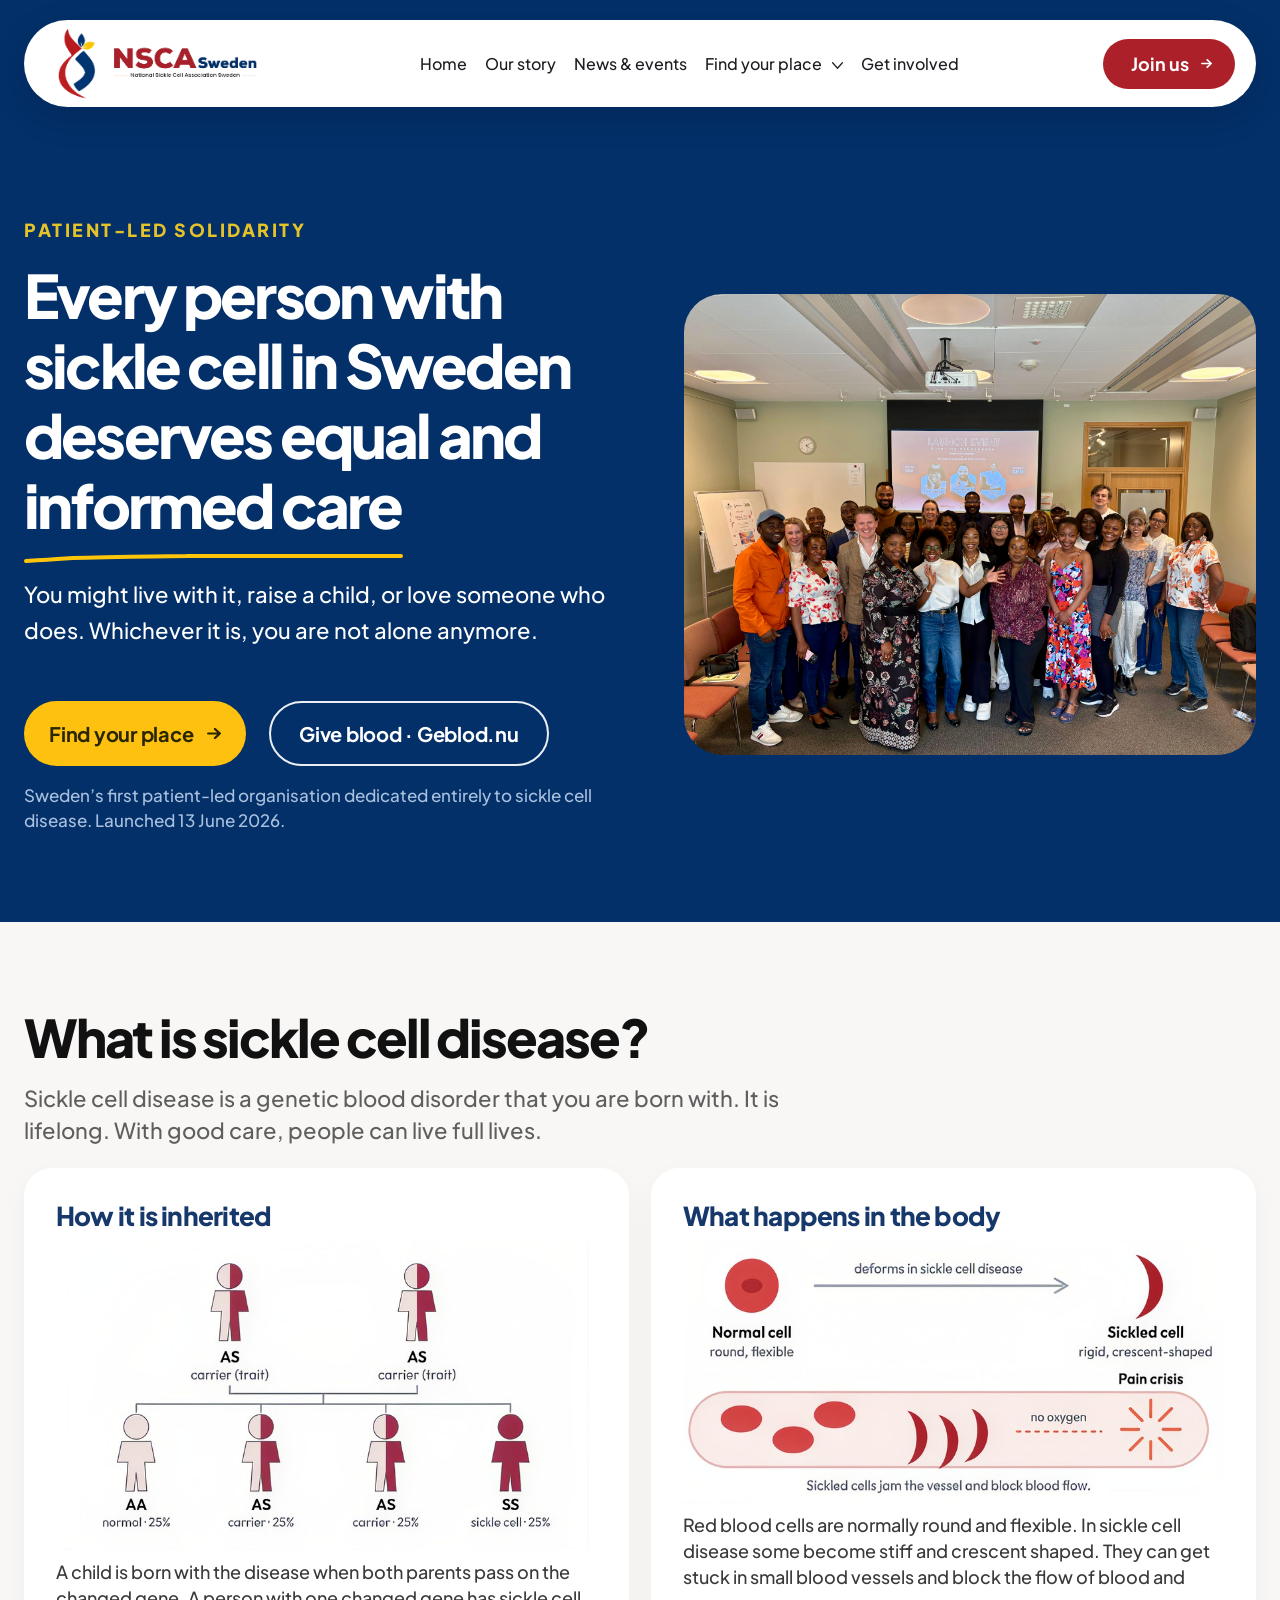
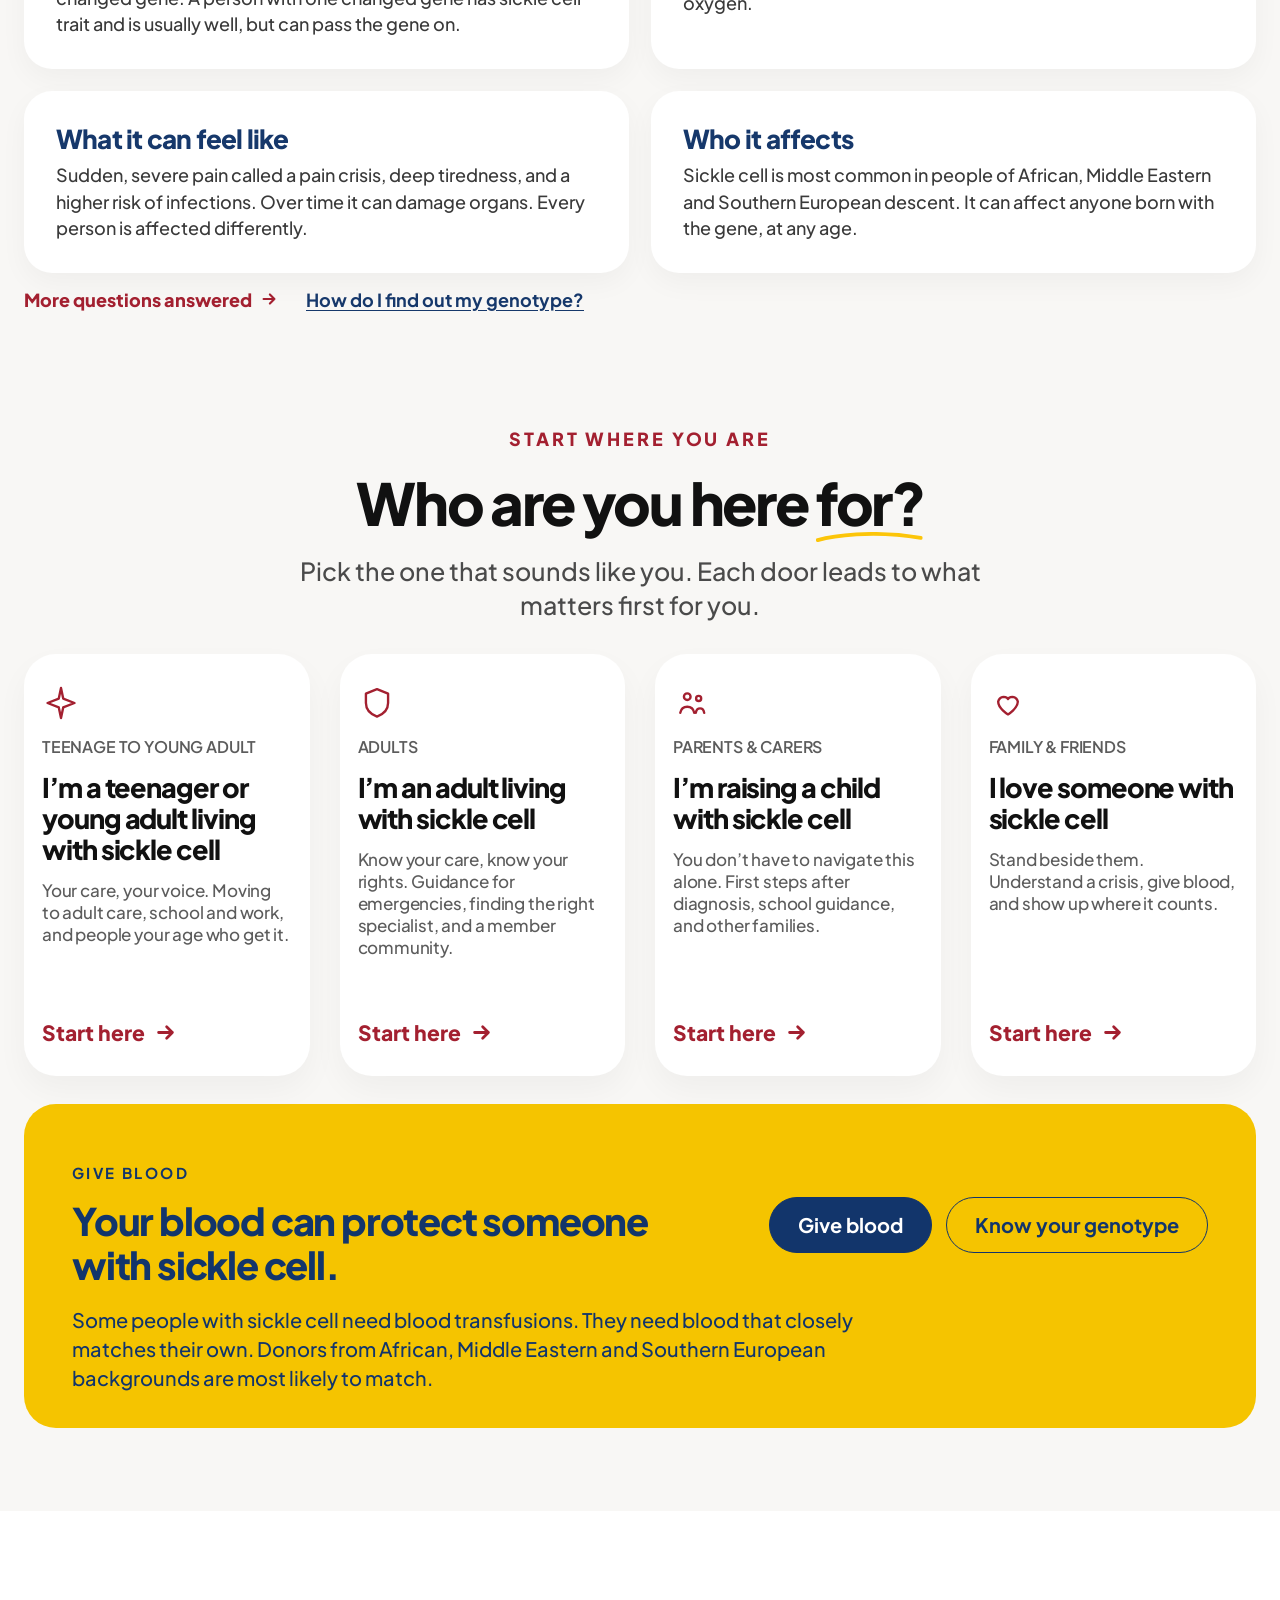
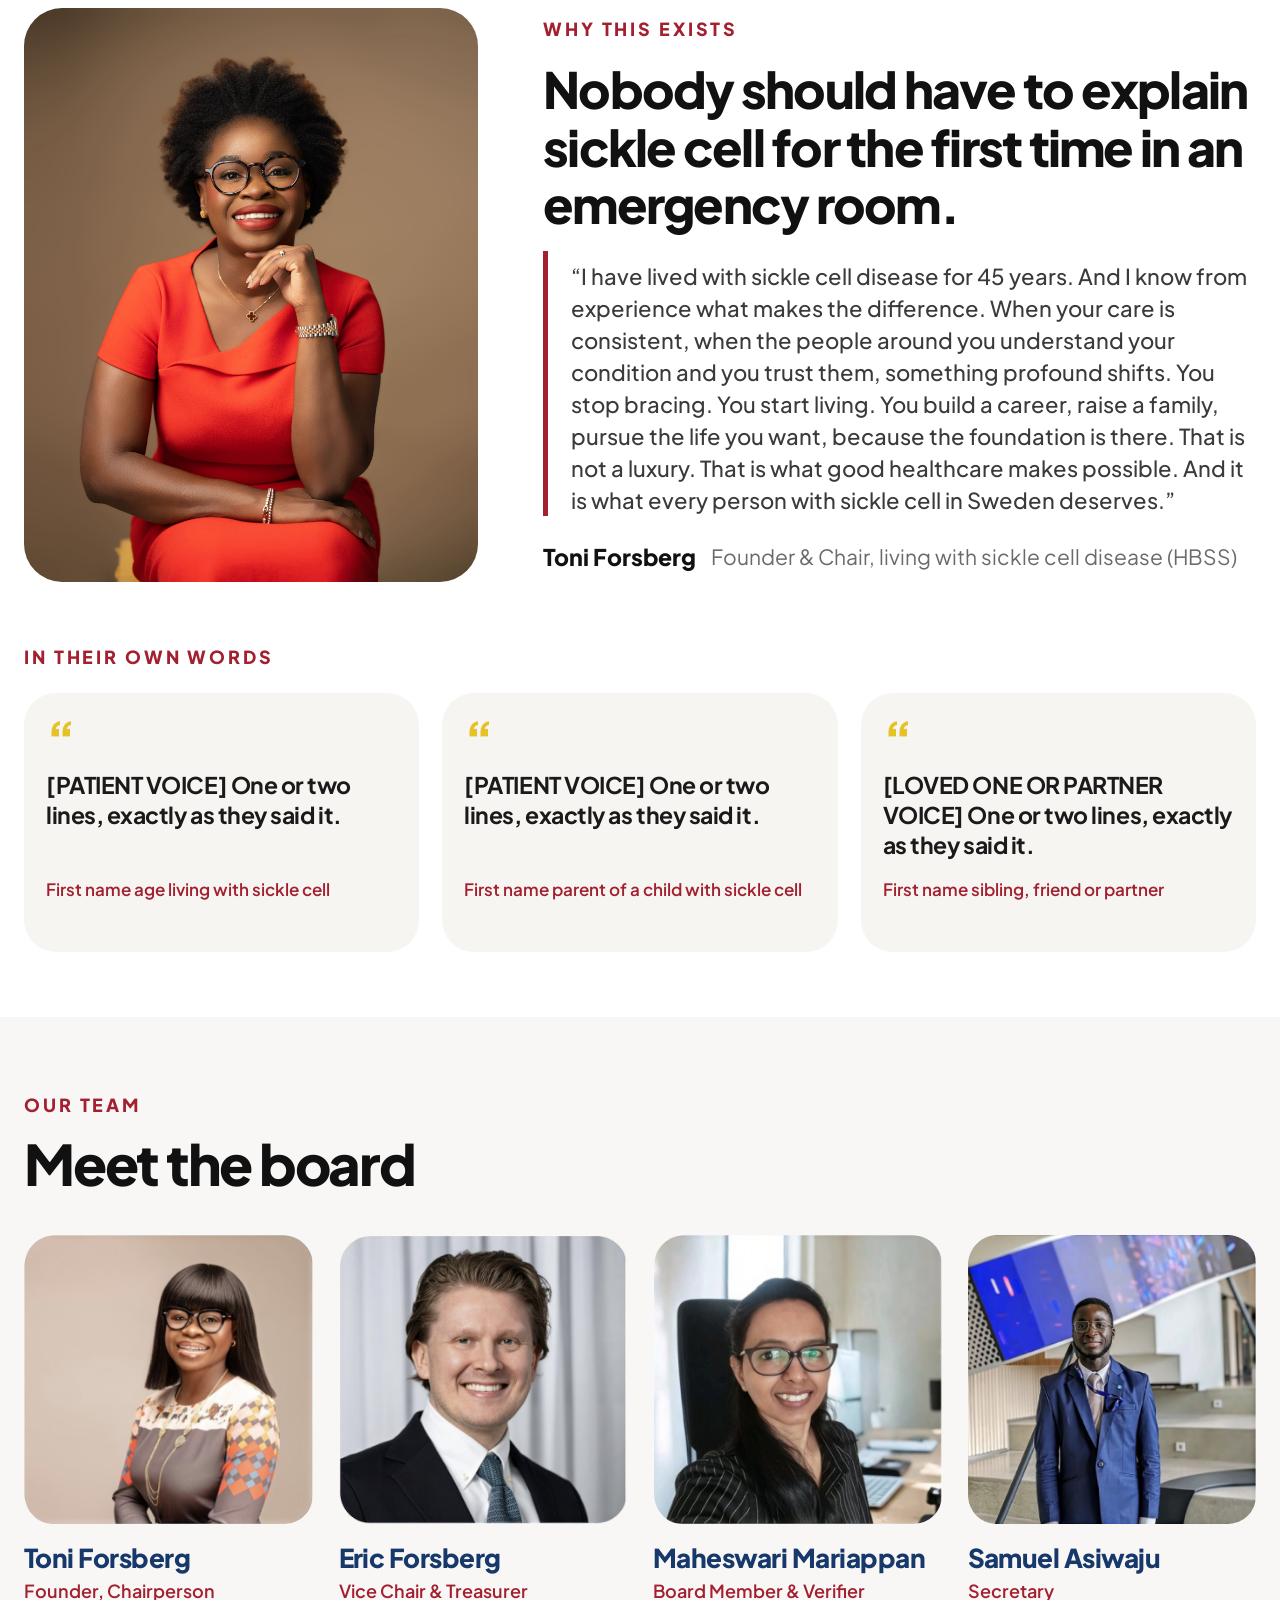
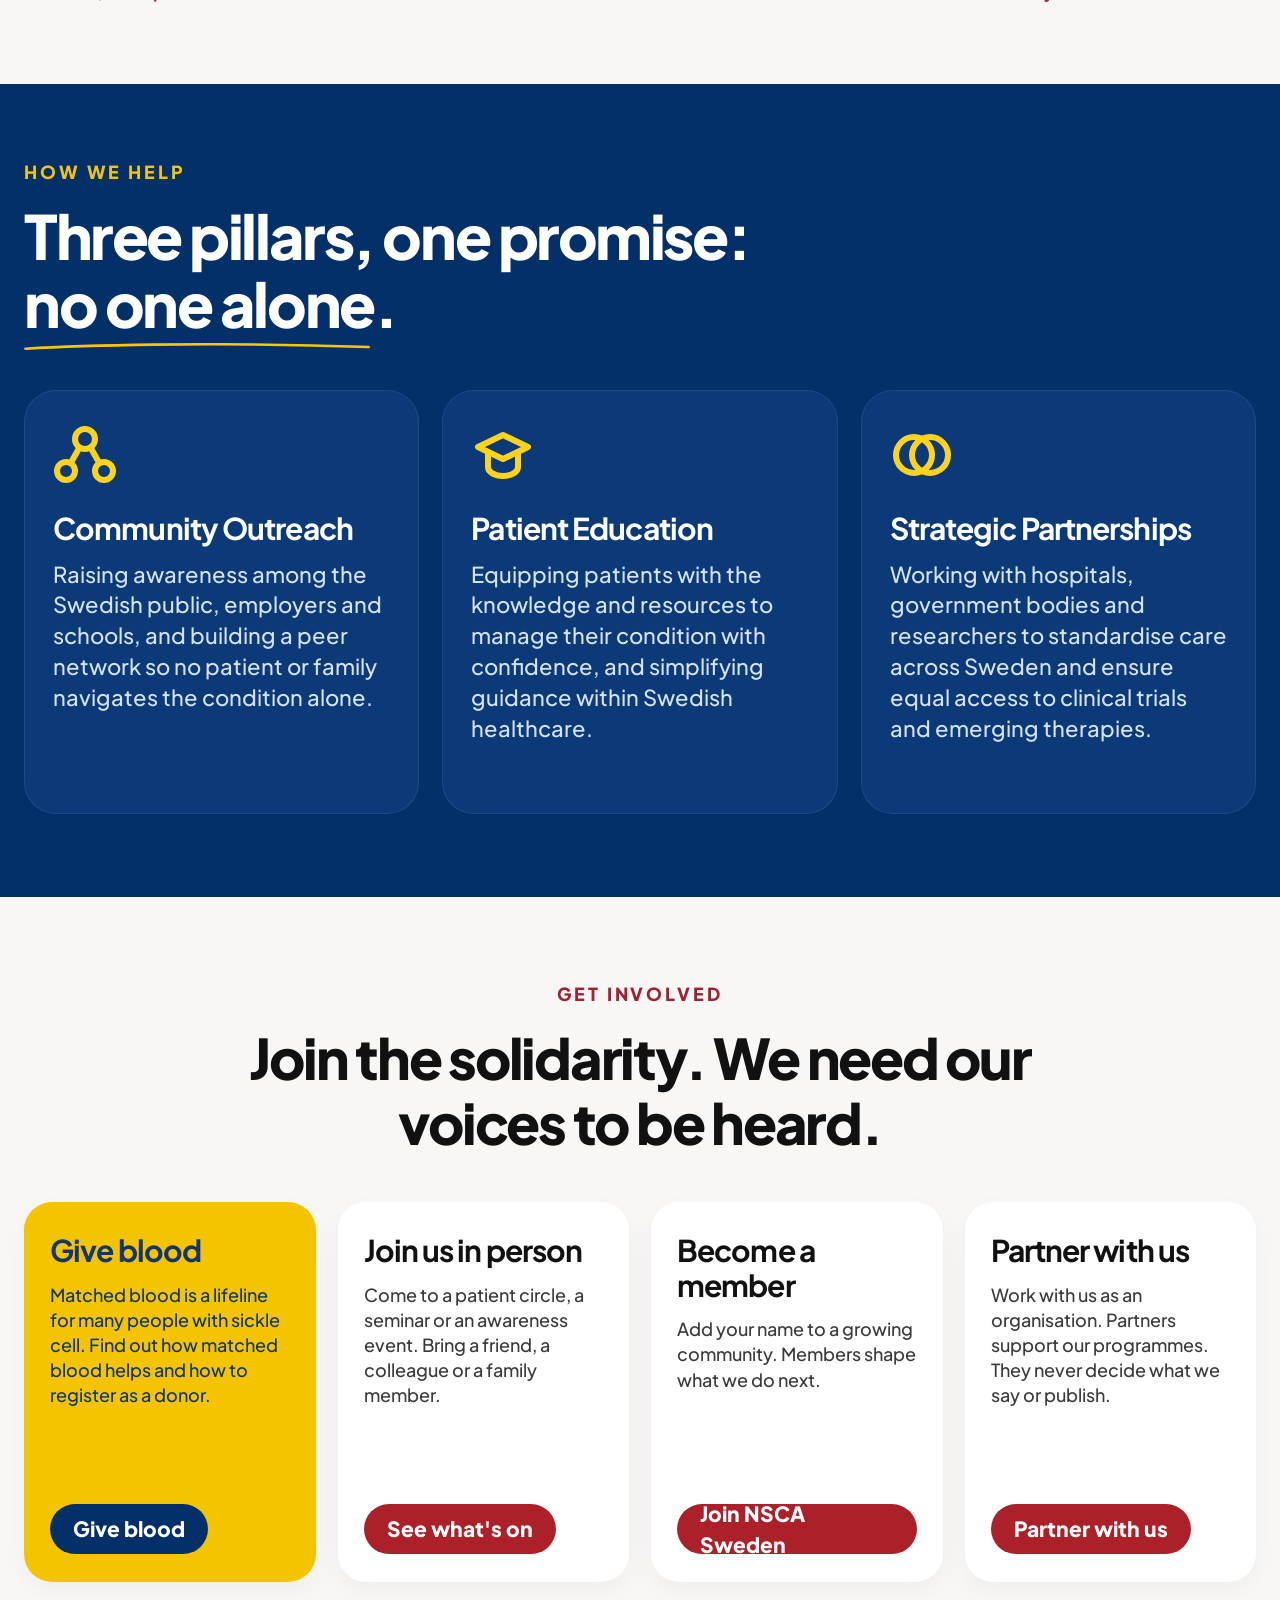
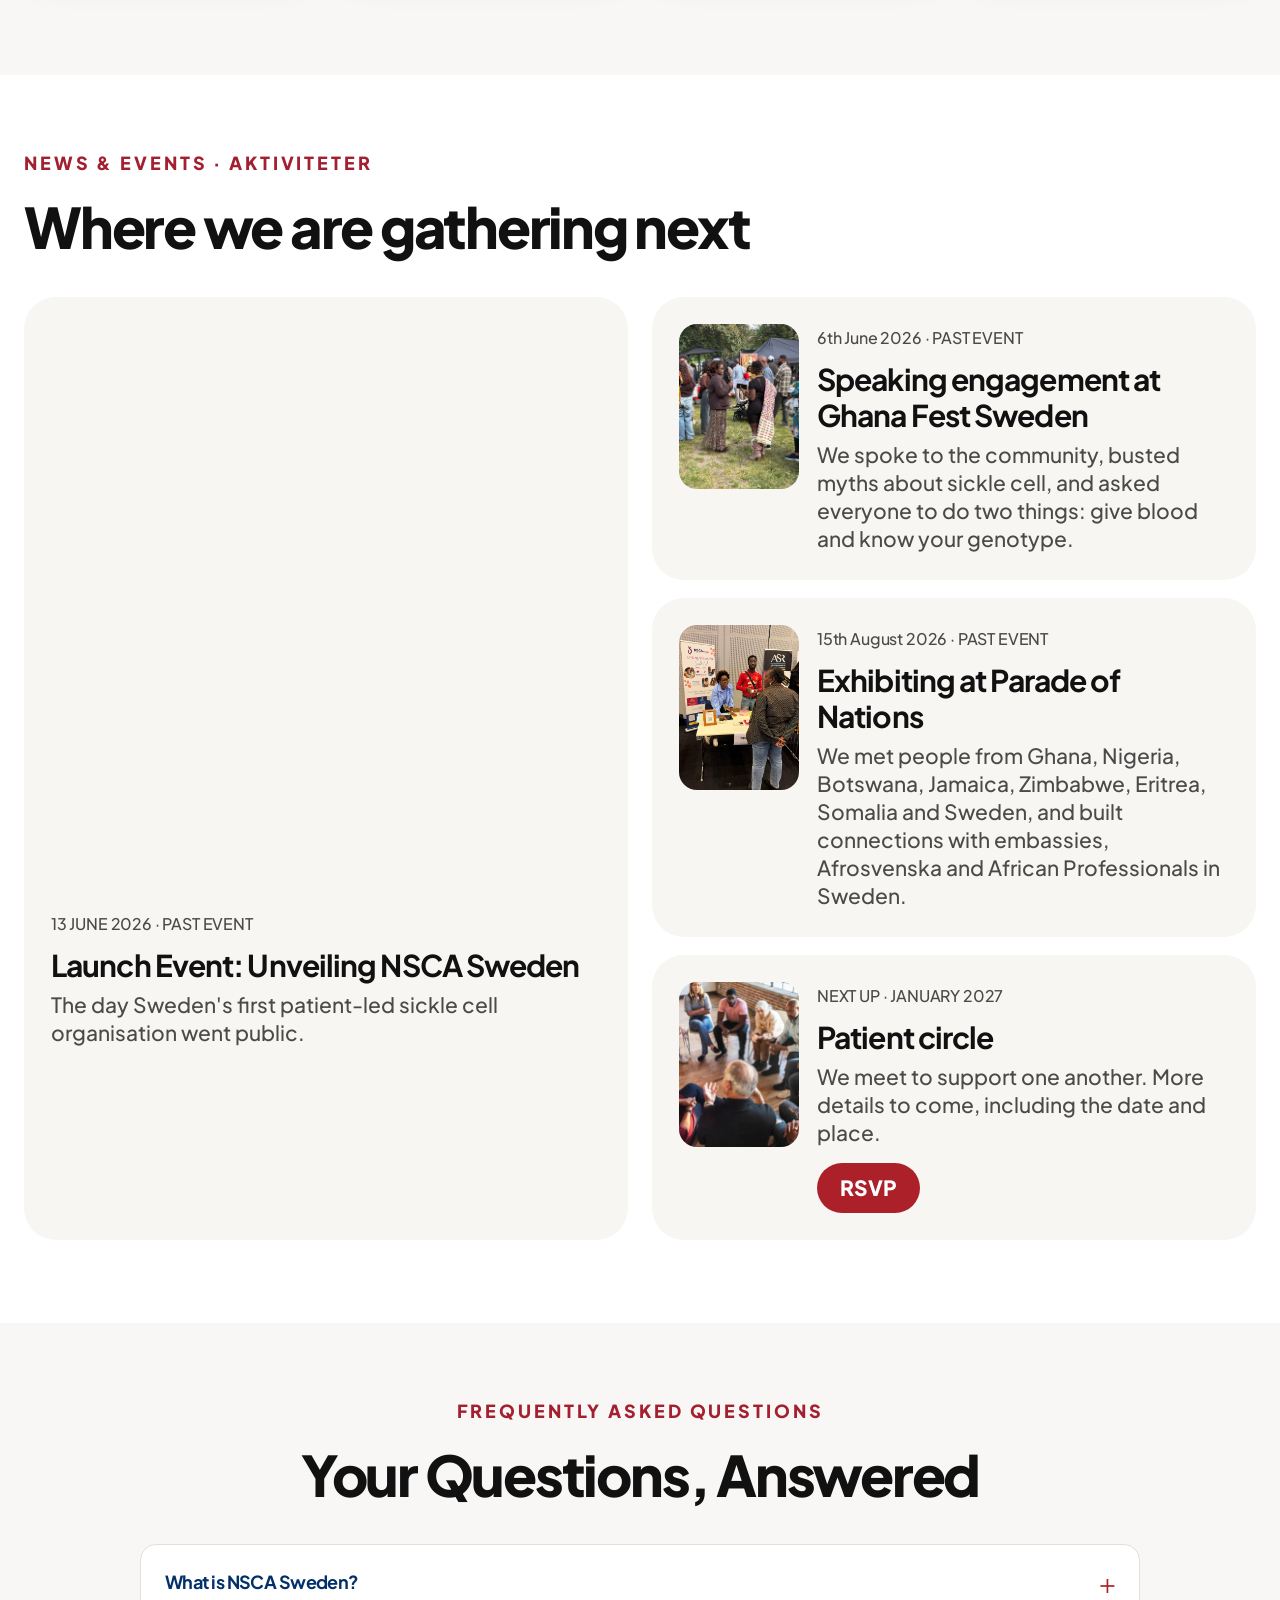
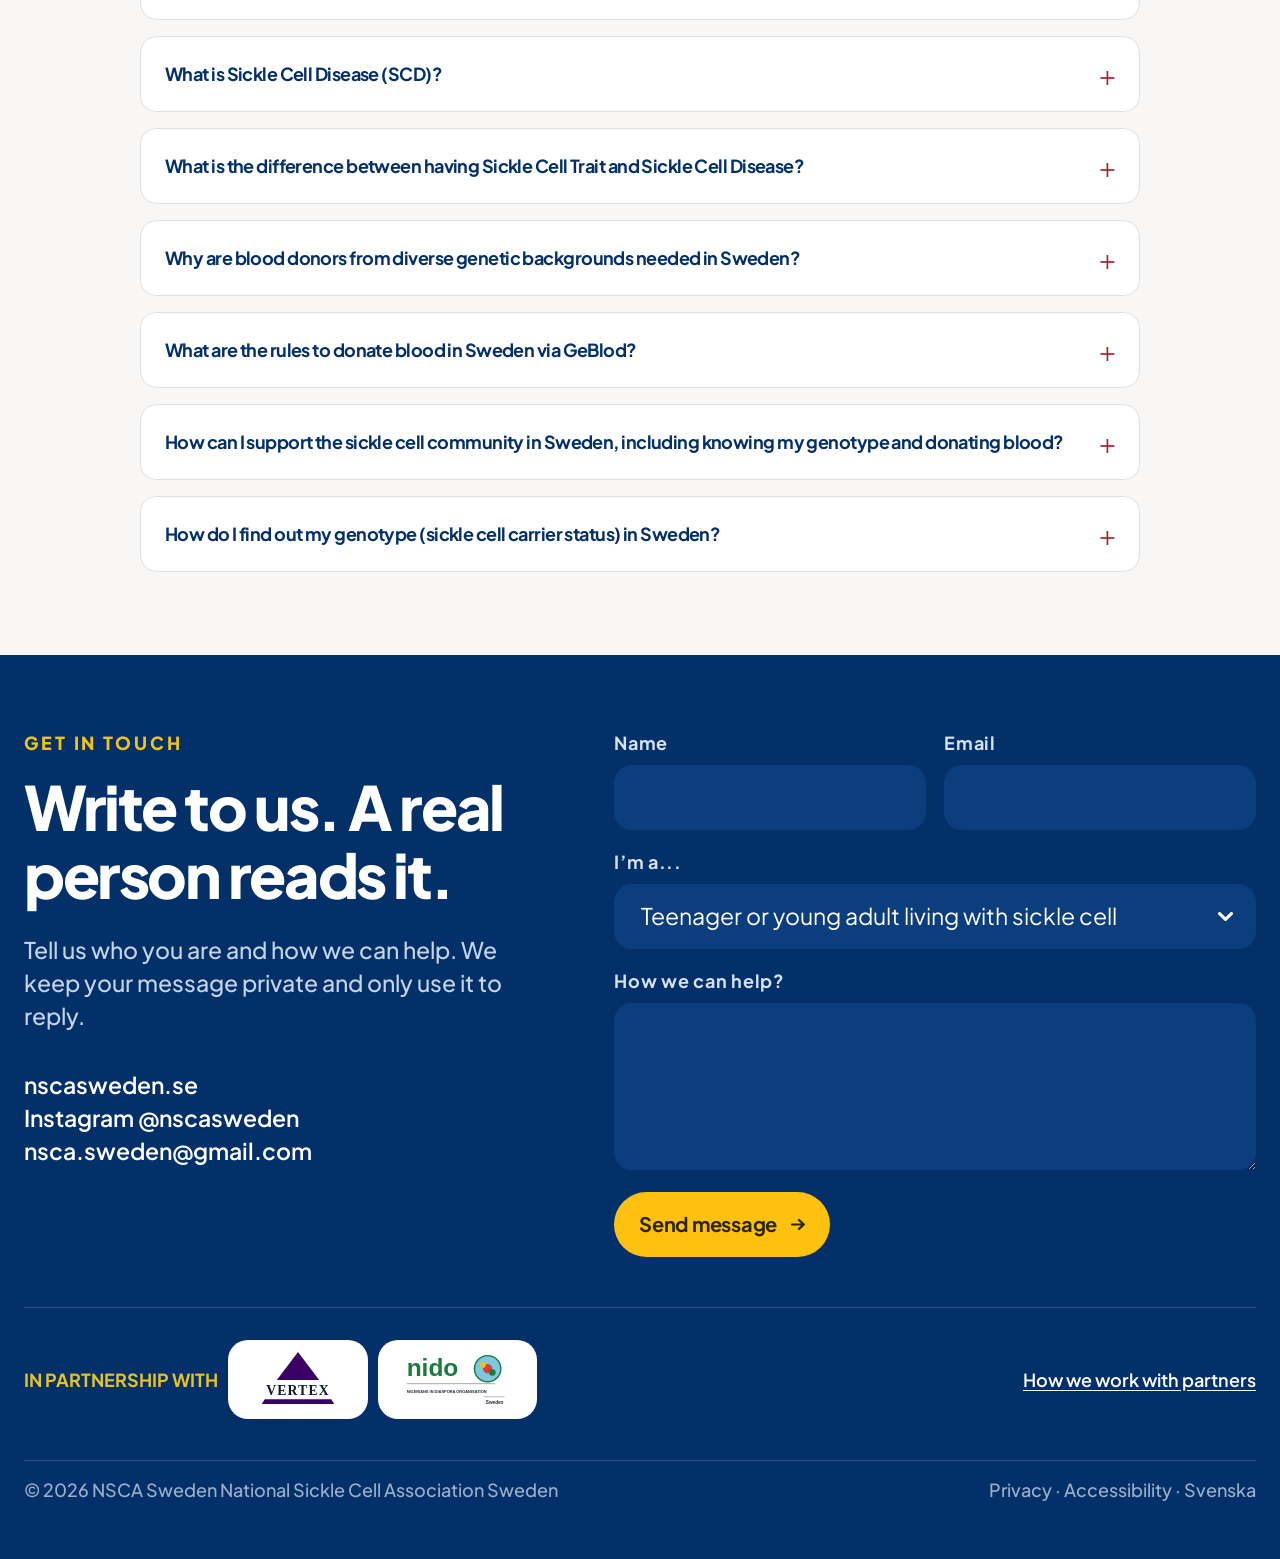
<file: index.html>
<!DOCTYPE html>
<html lang="en">
<head>
  <meta charset="UTF-8" />
  <meta name="viewport" content="width=device-width, initial-scale=1.0" />
  <title>NSCA Sweden — National Sickle Cell Association</title>
  <link rel="preconnect" href="https://fonts.googleapis.com" />
  <link rel="preconnect" href="https://fonts.gstatic.com" crossorigin />
  <link href="https://fonts.googleapis.com/css2?family=Plus+Jakarta+Sans:wght@400;500;600;700;800&display=swap"
    rel="stylesheet" />
  <link href="https://cdn.jsdelivr.net/npm/bootstrap@5.3.3/dist/css/bootstrap.min.css" rel="stylesheet" />
  <link rel="stylesheet" href="css/style.css" />
  <link rel="stylesheet" href="css/responsive.css" />
</head>
<body>
   <!-- HERO -->
  <header class="hero" id="top">
    <div class="container-nsca hero-inner">
      <nav class="nav-primary" id="primaryNav" aria-label="Primary">
        <a class="nav-logo" href="#top" aria-label="NSCA Sweden home">
          <img src="assets/logo.png" alt="NSCA Sweden" />
        </a>

        <div class="nav-links">
          <a href="index.html">Home </a>
          <a href="our-story.html">Our story </a>
          <a href="news-events.html">News &amp; events</a>
           
          
          <div class="nav-item has-dropdown">
            <button class="nav-link-btn nav-dropdown-toggle" type="button" aria-expanded="false"
              aria-controls="findPlaceMenu" id="findPlaceToggle">
              Find your place
              <img src="assets/chevron.svg" alt="" width="11.5" height="10.75" />
            </button>
            <ul class="nav-dropdown" id="findPlaceMenu" role="list">
              <li><a href="teenagers.html">Teenagers &amp; young adults</a></li>
              <li><a href="adults.html" aria-current="page">Adults</a></li>
              <li><a href="parents.html">Parents &amp; carers</a></li>
              <li><a href="family.html">Family &amp; friends</a></li>
            </ul>
          </div>
          <a href="get-involved.html">Get involved </a> 
        </div>

        <div class="nav-actions">
          <!-- <div class="lang-switch" aria-label="Language">
            <span class="active">EN</span>
            <span class="sep">|</span>
            <a class="inactive" href="#">SV</a>
          </div> -->
          <a class="btn-join" href="membership.html"> Join us <img src="assets/arrow-white.svg" alt="" width="11"
              height="9" /></a>
          <button class="nav-toggle" id="navToggle" type="button" aria-label="Toggle menu" aria-expanded="false">
            <svg width="28" height="20" viewBox="0 0 28 20" fill="none" aria-hidden="true">
              <path d="M1 1h26M1 10h26M1 19h26" stroke="#033069" stroke-width="2.5" stroke-linecap="round" />
            </svg>
          </button>
        </div>
      </nav>

      <div class="hero-content">
        <div class="hero-copy">
          <div>
            <p class="hero-eyebrow">PATIENT-LED SOLIDARITY</p>
            <h1 class="hero-title">Every person with sickle cell in Sweden deserves equal and informed care</h1>
            <div class="hero-underline">
              <img src="assets/hero-underline.svg" alt="" width="379" height="5" />
            </div>
            <p class="hero-lead">
              You might live with it, raise a child, or love someone
              who does. Whichever it is, you are not alone
              anymore.
            </p>
          </div>

          <div class="hero-ctas">
            <a class="btn-yellow" href="#audience">Find your place <img src="assets/arrow-dark.svg" alt="" width="14"
                height="12" /></a>
            <a class="btn-outline-light" href="https://www.geblod.nu/" target="_blank" rel="noopener">Give blood ·
              Geblod.nu</a>
          </div>

          <p class="hero-note">
            Sweden’s first patient-led organisation dedicated entirely to sickle cell disease.
            Launched 13 June 2026.
          </p>
        </div>

        <div class="hero-media">
          <img src="assets/hero-group.jpg" alt="" width="100%" height="auto" />
          <!-- <video autoplay muted loop playsinline class="hero-media-video" aria-label="NSCA Sweden launch day video">
            <source src="assets/home.mov" type="video/mp4" />
          </video> -->
        </div>
      </div>
    </div>
  </header>

  <!-- WHAT IS SCD -->
  <section class="section-pad" id="disease">
    <div class="container-nsca">
      <h2 class="section-title">What is sickle cell disease?</h2>
      <p class="section-lead">
        Sickle cell disease is a genetic blood disorder that you are born with. It is
        lifelong. With good care, people can live full lives.
      </p>

      <div class="disease-grid">
        <article class="disease-card">
          <h3>How it is inherited</h3>
          <div class="disease-fig">
            <img src="assets/inheritance.png" alt="Inheritance diagram for sickle cell disease" />
          </div>
          <p>
            A child is born with the disease when both parents pass on the
            changed gene. A person with one changed gene has sickle cell trait
            and is usually well, but can pass the gene on.
          </p>
        </article>

        <article class="disease-card">
          <h3>What happens in the body</h3>
          <div class="disease-fig disease-fig--cells">
            <img src="assets/blood-cells.png" alt="Normal and sickle-shaped red blood cells" />
          </div>
          <p>
            Red blood cells are normally round and flexible. In sickle cell
            disease some become stiff and crescent shaped. They can get
            stuck in small blood vessels and block the flow of blood and
            oxygen.
          </p>
        </article>

        <article class="disease-card">
          <h3>What it can feel like</h3>
          <p>
            Sudden, severe pain called a pain crisis, deep tiredness, and a
            higher risk of infections. Over time it can damage organs. Every
            person is affected differently.
          </p>
        </article>

        <article class="disease-card">
          <h3>Who it affects</h3>
          <p>
            Sickle cell is most common in people of African, Middle Eastern and
            Southern European descent. It can affect anyone born with the
            gene, at any age.
          </p>
        </article>
      </div>

      <div class="disease-links">
        <a class="link-red" href="#resources">More questions answered <img src="assets/arrow-more.svg" alt="" width="18"
            height="18" /></a>
        <a class="link-navy-underline" href="#resources">How do I find out my genotype?</a>
      </div>
    </div>
  </section>

  <!-- AUDIENCE -->
  <section class="audience" id="audience">
    <div class="container-nsca">
      <div class="audience-head">
        <p class="eyebrow eyebrow-center">START WHERE YOU ARE</p>
        <div class="audience-title-wrap">
          <h2 class="audience-title">Who are you here <span class="for-word">for?<img class="audience-underline"
                src="assets/quote.svg" alt="" width="107" height="7" /></span></h2>
        </div>
        <p class="audience-lead">Pick the one that sounds like you. Each door leads to what matters first for you.</p>
      </div>

      <div class="audience-grid">
        <article class="audience-card" id="audience-teens">
          <img class="icon" src="assets/icon-teen.svg" alt="" width="38" height="38" />
          <p class="label">TEENAGE TO YOUNG ADULT</p>
          <h3>I’m a teenager or young adult living with sickle cell</h3>
          <p>Your care, your voice. Moving to adult care, school and work, and people your age who get it.</p>
          <a class="start" href="teenagers.html">Start here <img src="assets/arrow-start.svg" alt="" width="23"
              height="23" /></a>
        </article>

        <article class="audience-card" id="audience-adults">
          <img class="icon" src="assets/icon-adult.svg" alt="" width="38" height="38" />
          <p class="label">ADULTS</p>
          <h3>I’m an adult living with sickle cell</h3>
          <p>Know your care, know your rights. Guidance for emergencies, finding the right specialist, and a member
            community.</p>
          <a class="start" href="adults.html">Start here <img src="assets/arrow-start.svg" alt="" width="23"
              height="23" /></a>
        </article>

        <article class="audience-card" id="audience-parents">
          <img class="icon" src="assets/icon-parent.svg" alt="" width="38" height="38" />
          <p class="label">PARENTS &amp; CARERS</p>
          <h3>I’m raising a child with sickle cell</h3>
          <p>You don’t have to navigate this alone. First steps after diagnosis, school guidance, and other families.
          </p>
          <a class="start" href="parents.html">Start here <img src="assets/arrow-start.svg" alt="" width="23"
              height="23" /></a>
        </article>

        <article class="audience-card" id="audience-family">
          <img class="icon" src="assets/icon-ally.svg" alt="" width="38" height="38" />
          <p class="label">FAMILY &amp; FRIENDS</p>
          <h3>I love someone with sickle cell</h3>
          <p>Stand beside them. Understand a crisis, give blood, and show up where it counts.</p>
          <a class="start" href="family.html">Start here <img src="assets/arrow-start.svg" alt="" width="23"
              height="23" /></a>
        </article>
      </div>

      <div class="blood-banner">
        <div class="blood-banner-top">
          <div>
            <p class="label">GIVE BLOOD</p>
            <h3>Your blood can protect someone with sickle cell.</h3>
          </div>
          <div class="blood-banner-actions">
            <a class="btn-navy" href="https://www.geblod.nu/" target="_blank" rel="noopener">Give blood</a>
            <a class="btn-outline-navy" href="#resources">Know your genotype</a>
          </div>
        </div>
        <p class="blood-banner-copy">
          Some people with sickle cell need blood transfusions. They need blood that closely
          matches their own. Donors from African, Middle Eastern and Southern European
          backgrounds are most likely to match.
        </p>
      </div>
    </div>
  </section>

  <!-- STORY -->
  <section class="story" id="story">
    <div class="container-nsca">
      <div class="story-main">
        <div class="story-photo">
          <img src="assets/founder.jpg" alt="A member of NSCA Sweden, seated, wearing a red dress" />
        </div>
        <div class="story-copy">
          <p class="eyebrow">WHY THIS EXISTS</p>
          <h2>Nobody should have to explain sickle cell for the first time in an emergency room.</h2>
          <blockquote class="story-quote">
            <p>“I have lived with sickle cell disease for 45 years. And I know from experience what makes the
              difference. When your care is consistent, when the people around you understand your condition and you
              trust them, something profound shifts. You stop bracing. You start living. You build a career, raise a
              family, pursue the life you want, because the foundation is there. That is not a luxury. That is what good
              healthcare makes possible. And it is what every person with sickle cell in Sweden deserves.”</p>
          </blockquote>
          <div class="story-byline">
            <strong>Toni Forsberg</strong>
            <span>Founder &amp; Chair, living with sickle cell disease (HBSS)</span>
          </div>
        </div>
      </div>

      <div class="voices">
        <p class="eyebrow">IN THEIR OWN WORDS</p>
        <div class="voices-grid">
          <article class="voice-card">
            <div class="q">“</div>
            <p>[PATIENT VOICE] One or two lines, exactly as they said it.</p>
            <div class="who">First name age living with sickle cell</div>
          </article>
          <article class="voice-card">
            <div class="q">“</div>
            <p>[PATIENT VOICE] One or two lines, exactly as they said it.</p>
            <div class="who">First name parent of a child with sickle cell</div>
          </article>
          <article class="voice-card">
            <div class="q">“</div>
            <p>[LOVED ONE OR PARTNER VOICE] One or two lines, exactly as they said it.</p>
            <div class="who">First name sibling, friend or partner</div>
          </article>
        </div>
      </div>
    </div>
  </section>

  <!-- BOARD -->
  <section class="board" id="board">
    <div class="container-nsca">
      <p class="eyebrow">OUR TEAM</p>
      <h2>Meet the board</h2>
      <div class="board-grid">
        <article class="board-card">
          <img src="assets/toni.png" alt="Toni Forsberg" />
          <h3>Toni Forsberg</h3>
          <p>Founder, Chairperson</p>
        </article>
        <article class="board-card">
          <img src="assets/eric.png" alt="Eric Forsberg" />
          <h3>Eric Forsberg</h3>
          <p>Vice Chair &amp; Treasurer</p>
        </article>
        <article class="board-card">
          <img src="assets/maheswari.png" alt="Maheswari Mariappan" />
          <h3>Maheswari Mariappan</h3>
          <p>Board Member &amp; Verifier</p>
        </article>
        <article class="board-card">
          <img src="assets/samuel.png" alt="Samuel Asiwaju" />
          <h3>Samuel Asiwaju</h3>
          <p>Secretary</p>
        </article>
      </div>
    </div>
  </section>

  <!-- PILLARS -->
  <section class="pillars" id="pillars">
    <div class="container-nsca">
      <p class="eyebrow eyebrow-yellow">HOW WE HELP</p>
      <h2>Three pillars, one promise:<br />no one alone.</h2>
      <div class="pillars-underline">
        <img src="assets/arrow-navy.svg" alt="" width="346" height="7" />
      </div>
      <div class="pillars-grid">
        <article class="pillar-card">
          <img class="icon" src="assets/icon-community.svg" alt="" width="64" height="64" />
          <h3>Community Outreach</h3>
          <p>Raising awareness among the Swedish public, employers and schools, and building a peer network so no
            patient or family navigates the condition alone.</p>
        </article>
        <article class="pillar-card">
          <img class="icon" src="assets/icon-education.svg" alt="" width="64" height="64" />
          <h3>Patient Education</h3>
          <p>Equipping patients with the knowledge and resources to manage their condition with confidence, and
            simplifying guidance within Swedish healthcare.</p>
        </article>
        <article class="pillar-card">
          <img class="icon" src="assets/icon-partnerships.svg" alt="" width="64" height="64" />
          <h3>Strategic Partnerships</h3>
          <p>Working with hospitals, government bodies and researchers to standardise care across Sweden and ensure
            equal access to clinical trials and emerging therapies.</p>
        </article>
      </div>
    </div>
  </section>

  <!-- GET INVOLVED -->
  <section class="involve" id="involve">
    <div class="container-nsca">
      <p class="eyebrow eyebrow-center">GET INVOLVED</p>
      <h2>Join the solidarity. We need our<br />voices to be heard.</h2>
      <div class="involve-grid">
        <article class="involve-card is-yellow">
          <h3>Give blood</h3>
          <p>Matched blood is a lifeline for many people with sickle cell. Find out how matched blood helps and how to
            register as a donor.</p>
          <div class="cta"><a class="btn-pill-navy" href="https://www.geblod.nu/" target="_blank" rel="noopener">Give
              blood</a></div>
        </article>
        <article class="involve-card">
          <h3>Join us in person</h3>
          <p>Come to a patient circle, a seminar or an awareness event. Bring a friend, a colleague or a family member.
          </p>
          <div class="cta"><a class="btn-pill-red" href="news-events.html">See what's on</a></div>
        </article>
        <article class="involve-card">
          <h3>Become a<br />member</h3>
          <p>Add your name to a growing community. Members shape what we do next.</p>
          <div class="cta"><a class="btn-pill-red" href="membership.html">Join NSCA Sweden</a></div>
        </article>
        <article class="involve-card">
          <h3>Partner with us</h3>
          <p>Work with us as an organisation. Partners support our programmes. They never decide what we say or publish.
          </p>
          <div class="cta"><a class="btn-pill-red" href="#contact">Partner with us</a></div>
        </article>
      </div>
    </div>
  </section>

  <!-- NEWS -->
  <section class="news" id="news">
    <div class="container-nsca">
      <p class="eyebrow">NEWS &amp; EVENTS · AKTIVITETER</p>
      <h2>Where we are gathering next</h2>
      <div class="news-layout">
        <article class="news-featured">
          <div class="news-featured-media">
            <video autoplay muted loop playsinline class="hero-media-video" aria-label="NSCA Sweden launch day video">
            <source src="assets/home.mp4" type="video/mp4" />
          </video> 
            
          </div>
          <div class="news-featured-body">
           
            

            <p class="news-meta">13 JUNE 2026 · PAST EVENT</p>
            <h3>Launch Event: Unveiling NSCA Sweden</h3>
            <p>The day Sweden's first patient-led sickle cell organisation went public.</p>
            
          </div>
        </article>

        <div class="news-side">
          <article class="news-side-card">
            <div class="thumb">
              <img src="assets/news-outdoor.png" alt="People gathered outdoors at an NSCA Sweden speaking engagement" />
            </div>
            <div class="news-side-card-body">
              <p class="news-meta">6th June 2026 · PAST EVENT</p>
              <h3>Speaking engagement at Ghana Fest Sweden</h3>
              <p>We spoke to the community, busted myths about sickle cell, and asked everyone to do two things: give
                blood and know your genotype.</p>
            </div>
          </article>

          <article class="news-side-card">
            <div class="thumb">
              <img src="assets/news-planning.jpeg" alt="Members planning a circle around a table" />
            </div>
            <div class="news-side-card-body">
              <p class="news-meta">15th August 2026 · PAST EVENT</p>
              <h3>Exhibiting at Parade of Nations</h3>
              <p>We met people from Ghana, Nigeria, Botswana, Jamaica, Zimbabwe, Eritrea, Somalia and Sweden, and built
                connections with embassies, Afrosvenska and African Professionals in Sweden.</p>
            </div>
          </article>

          <article class="news-side-card">
            <div class="thumb">
              <img src="assets/patient-circle.jpg" alt="Members planning a circle around a table" />
            </div>
            <div class="news-side-card-body">

              <p class="news-meta">NEXT UP · JANUARY 2027</p>
            <h3>Patient circle</h3>
            <p>We meet to support one another. More details to come, including the date and place.</p>
             <a class="btn-rsvp" href="#contact">RSVP</a>
            </div>
          </article>
        </div>
      </div>
    </div>
  </section>

  <!-- FAQ -->
  <section class="faq" id="faq">
    <div class="container-nsca">
      <p class="eyebrow eyebrow-center">FREQUENTLY ASKED QUESTIONS</p>
      <h2>Your Questions, Answered</h2>
      <div class="faq-container">
        <details class="faq-item">
          <summary class="faq-question">What is NSCA Sweden?</summary>
          <div class="faq-answer">
            <p>NSCA Sweden (National Sickle Cell Association Sweden) is a patient-led, non-profit national association (riksförening). Our goal is to ensure that every person living with Sickle Cell Disease in Sweden has access to high-quality, informed, and equal healthcare.</p>
          </div>
        </details>

        <details class="faq-item">
          <summary class="faq-question">What is Sickle Cell Disease (SCD)?</summary>
          <div class="faq-answer">
            <p>Sickle Cell Disease (Swedish: sicklecellsjukdom or sicklecellanemi) is an inherited blood disorder. Under low-oxygen conditions, the red blood cells become rigid and take on a sickle (crescent) shape. These rigid cells can clump together and block microcirculation in capillaries, causing severe acute pain crises (smärtkriser) and tissue hypoxia.</p>
          </div>
        </details>

        <details class="faq-item">
          <summary class="faq-question">What is the difference between having Sickle Cell Trait and Sickle Cell Disease?</summary>
          <div class="faq-answer">
            <p>Sickle Cell Trait (Swedish: bärare av sicklecellgenen, HbAS) means carrying only one copy of the mutated gene. Carriers are completely healthy, have a normal lifespan, and do not experience disease symptoms. Sickle Cell Disease (HbSS) is the active disease that occurs only when an individual inherits two copies of the mutated gene (one from each parent).</p>
          </div>
        </details>

        <details class="faq-item">
          <summary class="faq-question">Why are blood donors from diverse genetic backgrounds needed in Sweden?</summary>
          <div class="faq-answer">
            <p>Blood matching requires more than just checking standard ABO and RhD groups. There are hundreds of minor antigens on red blood cells linked to geographic ancestry. Since most current blood donors in Sweden are of Scandinavian origin, patients of African, Middle Eastern, or Indian ancestry often face difficulties finding a closely matched donor, increasing their risk of severe immune reactions (alloimmunization). Diverse donors save lives.</p>
          </div>
        </details>

        <details class="faq-item">
          <summary class="faq-question">What are the rules to donate blood in Sweden via GeBlod?</summary>
          <div class="faq-answer">
            <p>According to Socialstyrelsen, you must have a Swedish civic number (personnummer), present valid photo identification, weigh at least 50 kg, and be between 18 and 60 years old. While completing medical assessments is necessary for clinical safety, many donation centers can accommodate English-speakers or provide support resources to assist you.</p>
          </div>
        </details>

        <details class="faq-item">
          <summary class="faq-question">How can I support the sickle cell community in Sweden, including knowing my genotype and donating blood?</summary>
          <div class="faq-answer">
            <p>You can support the community by requesting a carrier screening from your local healthcare provider (Vårdcentral) to know your genotype, registering as a blood donor via GeBlod.nu if eligible, sharing your journey on our digital storyboard, or participating in our regional educational workshops and advocacy events.</p>
          </div>
        </details>

        <details class="faq-item">
          <summary class="faq-question">How do I find out my genotype (sickle cell carrier status) in Sweden?</summary>
          <div class="faq-answer">
            <p>You can find out if you carry the sickle cell gene (HbAS) or have other hemoglobin variants by requesting a blood test through your primary care doctor (Vårdcentral) in Sweden. The test is typically called physical hemoglobin analysis, often referred to as hemoglobin electrophoreses (hemoglobinelektrofores) or HPLC. Simply discuss with your physician or Vårdcentral practitioner that you wish to screen for hemoglobin variants or carrier status.</p>
          </div>
        </details>
      </div>
    </div>
  </section>

  <!-- CONTACT -->
  <footer class="contact" id="contact">
    <div class="container-nsca">
      <div class="contact-grid">
        <div class="contact-copy">
          <p class="eyebrow eyebrow-yellow">GET IN TOUCH</p>
          <h2>Write to us. A real person reads it.</h2>
          <p class="intro">Tell us who you are and how we can help. We keep your message private and only use it to
            reply.</p>
          <p class="details">
            nscasweden.se<br />
            Instagram @nscasweden<br />
            nsca.sweden@gmail.com
          </p>
        </div>

        <form class="contact-form" id="contactForm" novalidate>
        	<input type="hidden" name="access_key" value="e3b05d65-c42a-44a4-8c86-0a41c45560fa">
          <div class="form-field">
            <label for="name">Name</label>
            <input id="name" name="name" type="text" autocomplete="name" required/>
          </div>
          <div class="form-field">
            <label for="email">Email</label>
            <input id="email" name="email" type="email" autocomplete="email" required />
          </div>
          <div class="form-field full">
            <label for="role">I’m a...</label>
            <select id="role" name="role">
              <option>Teenager or young adult living with sickle cell</option>
              <option>Adult living with sickle cell</option>
              <option>Parent or carer</option>
              <option>Family member or friend</option>
              <option>Healthcare professional</option>
              <option>Organisation / partner</option>
            </select>
          </div>
          <div class="form-field full">
            <label for="message">How we can help?</label>
            <textarea id="message" name="message"></textarea>
          </div>
          <div class="form-submit">
            <button class="btn-yellow" type="submit">
              Send message
              <img src="assets/arrow-dark.svg" alt="" width="14" height="12" />
            </button>
          </div>
          <input type="hidden" name="subject" value="New message from NSCA Sweden website">
           <input type="checkbox" name="botcheck" tabindex="-1" autocomplete="off" style="display:none">
        </form>
      </div>

      <div class="footer-partners">
        <div class="partners-left">
          <p class="partners-label">In partnership with</p>
          <a class="partner-badge" href="#" aria-label="Vertex">
            <img src="assets/partner-vertex.svg" alt="Vertex" width="96" height="59" />
          </a>
          <a class="partner-badge" href="#" aria-label="NIDO Sweden">
            <img src="assets/partner-nido.svg" alt="NIDO Sweden" width="120" height="62" />
          </a>
        </div>
        <a class="partner-link" href="#involve">How we work with partners</a>
      </div>

      <div class="footer-bottom">
        <p>© 2026 NSCA Sweden National Sickle Cell Association Sweden</p>
        <p>Privacy · Accessibility · Svenska</p>
      </div>
    </div>
  </footer>

  <script src="https://cdn.jsdelivr.net/npm/bootstrap@5.3.3/dist/js/bootstrap.bundle.min.js"></script>
  <script src="js/main.js"></script>
</body>

</html>
</file>
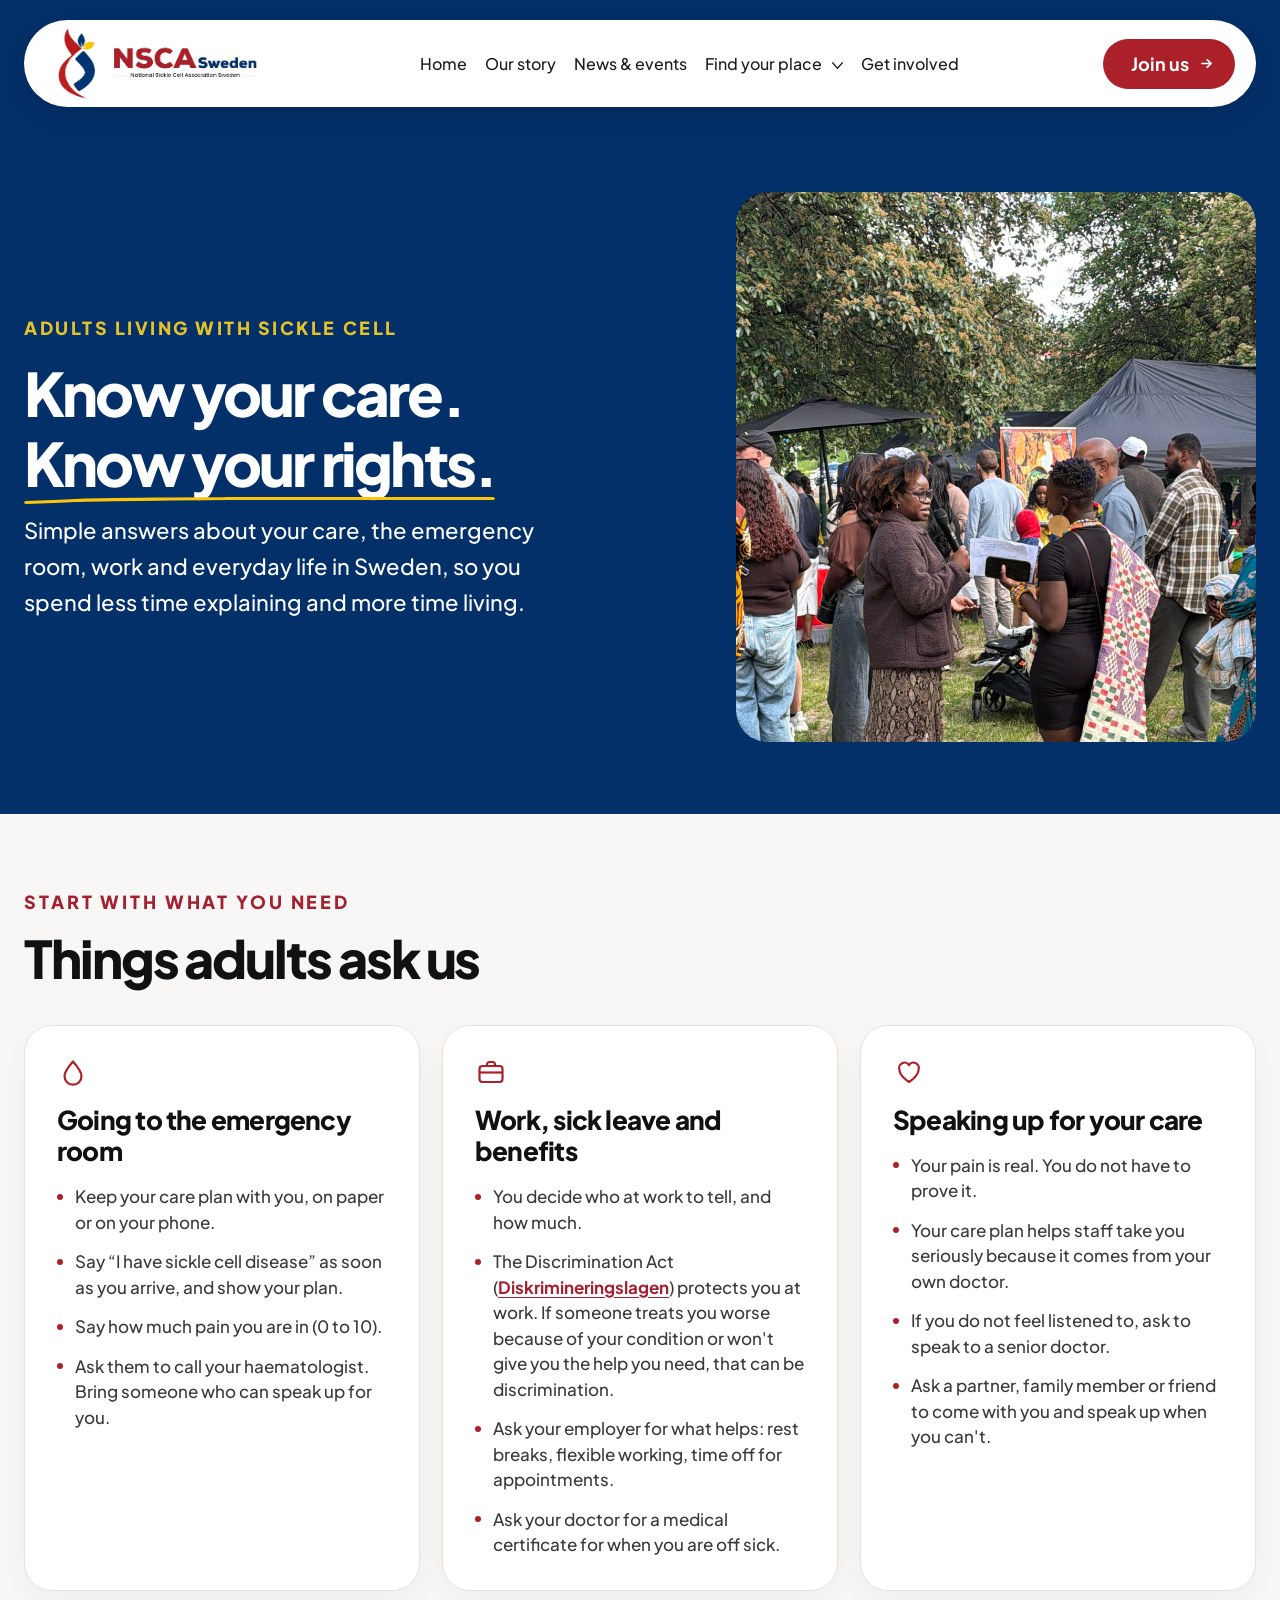
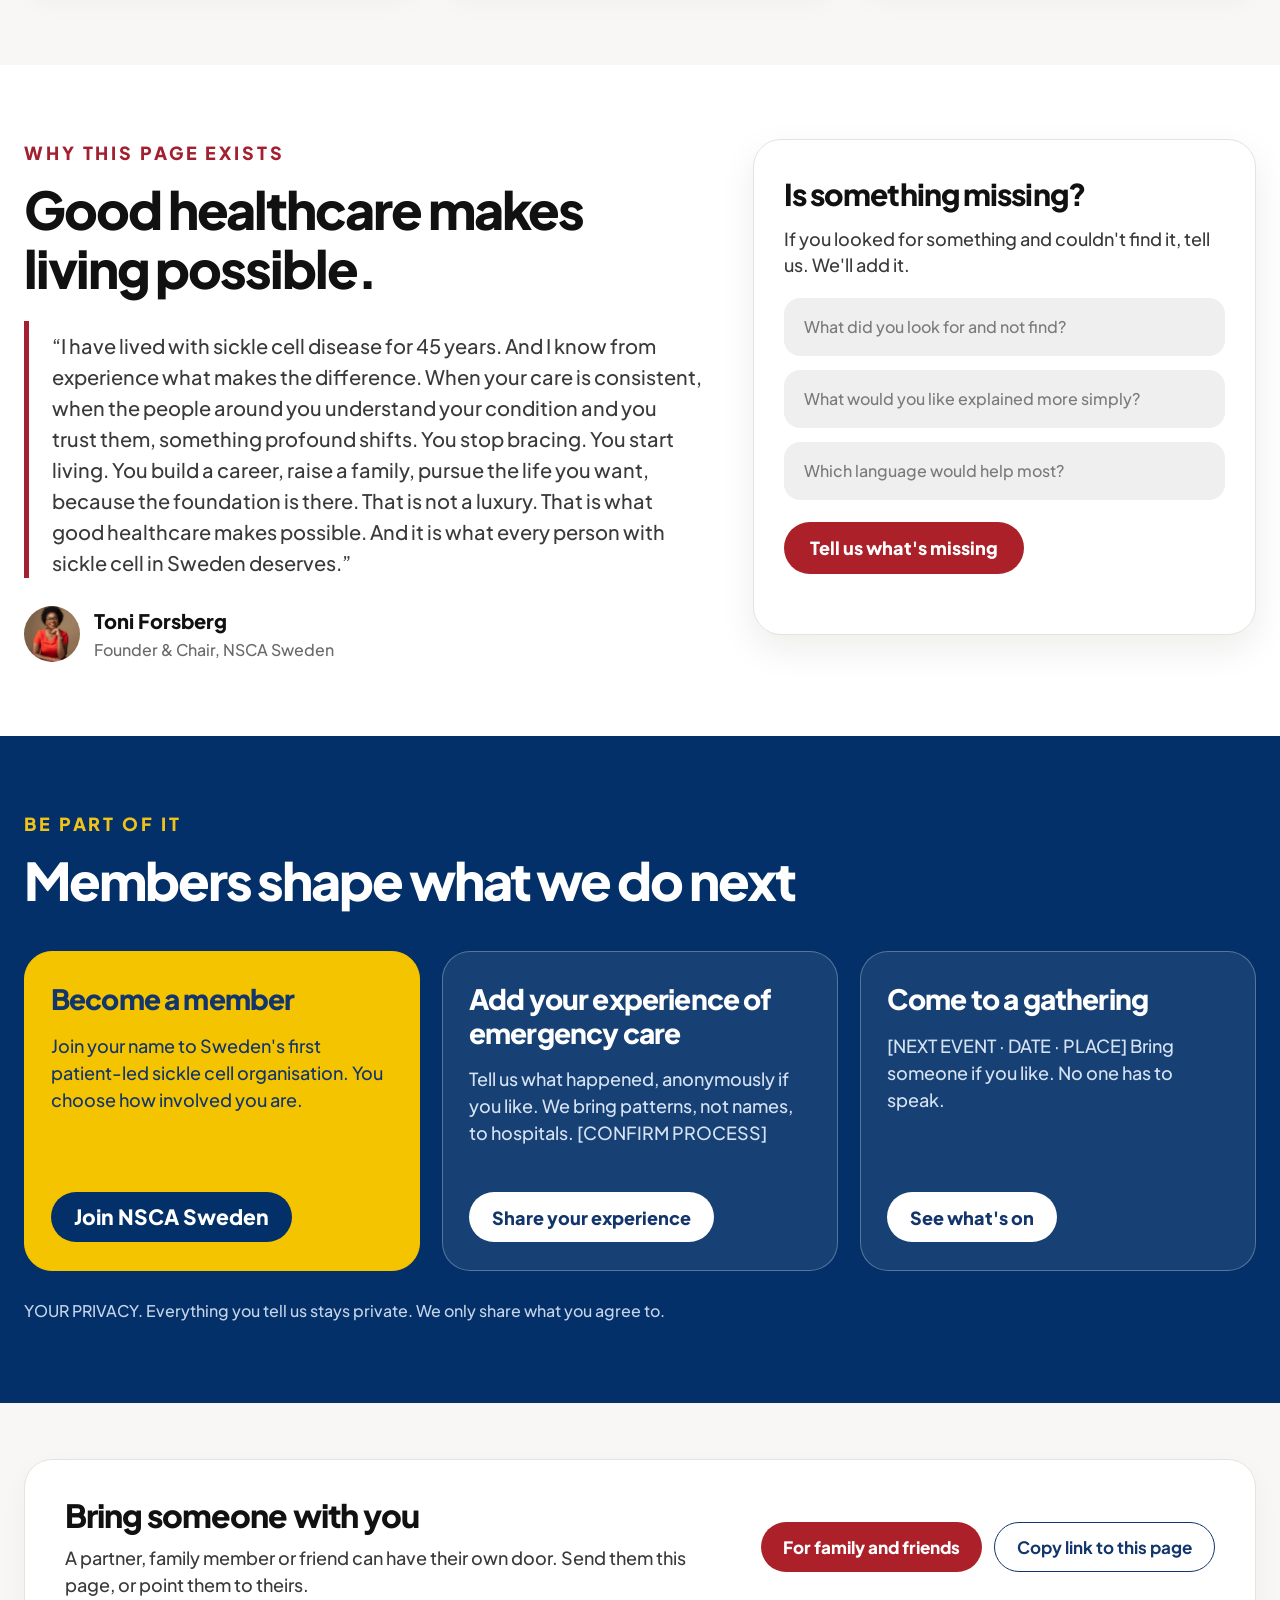
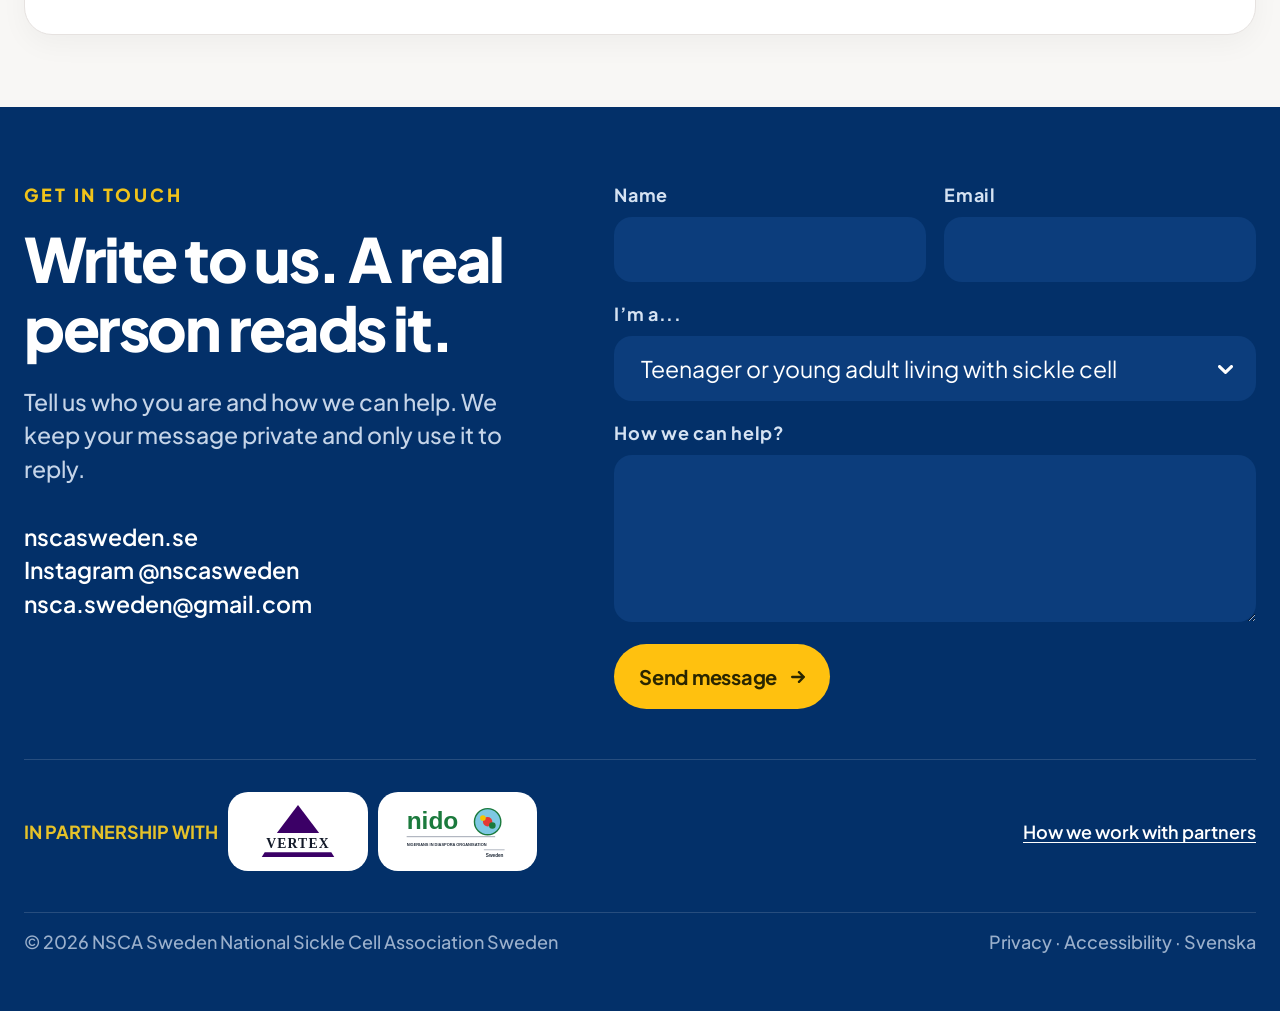
<file: adults.html>
<!DOCTYPE html>
<html lang="en">

<head>
  <meta charset="UTF-8" />
  <meta name="viewport" content="width=device-width, initial-scale=1.0" />
  <title>Adults — NSCA Sweden</title>
  <link rel="preconnect" href="https://fonts.googleapis.com" />
  <link rel="preconnect" href="https://fonts.gstatic.com" crossorigin />
  <link href="https://fonts.googleapis.com/css2?family=Plus+Jakarta+Sans:wght@400;500;600;700;800&display=swap"
    rel="stylesheet" />
  <link href="https://cdn.jsdelivr.net/npm/bootstrap@5.3.3/dist/css/bootstrap.min.css" rel="stylesheet" />
  <link rel="stylesheet" href="css/style.css" />
  <link rel="stylesheet" href="css/responsive.css" />
</head>

<body class="page-adult">
  <header class="hero hero--teen" id="top">
    <div class="container-nsca hero-inner hero-inner--teen">
      <nav class="nav-primary" id="primaryNav" aria-label="Primary">
        <a class="nav-logo" href="index.html" aria-label="NSCA Sweden home">
          <img src="assets/logo.png" alt="NSCA Sweden" />
        </a>

        <div class="nav-links">
          <a href="index.html">Home </a>
          <a href="our-story.html">Our story </a>
          <a href="news-events.html">News &amp; events</a>
           
          
          <div class="nav-item has-dropdown">
            <button class="nav-link-btn nav-dropdown-toggle" type="button" aria-expanded="false"
              aria-controls="findPlaceMenu" id="findPlaceToggle">
              Find your place
              <img src="assets/chevron.svg" alt="" width="11.5" height="10.75" />
            </button>
            <ul class="nav-dropdown" id="findPlaceMenu" role="list">
              <li><a href="teenagers.html">Teenagers &amp; young adults</a></li>
              <li><a href="adults.html" aria-current="page">Adults</a></li>
              <li><a href="parents.html">Parents &amp; carers</a></li>
              <li><a href="family.html">Family &amp; friends</a></li>
            </ul>
          </div>
          <a href="get-involved.html">Get involved </a> 
          
        </div>

        <div class="nav-actions">
          <!-- <div class="lang-switch" aria-label="Language">
            <span class="active">EN</span>
            <span class="sep">|</span>
            <a class="inactive" href="#">SV</a>
          </div> -->
          <a class="btn-join" href="membership.html">Join us <img src="assets/arrow-white.svg" alt="" width="11"
              height="9" /></a>
          <button class="nav-toggle" id="navToggle" type="button" aria-label="Toggle menu" aria-expanded="false">
            <svg width="28" height="20" viewBox="0 0 28 20" fill="none" aria-hidden="true">
              <path d="M1 1h26M1 10h26M1 19h26" stroke="#033069" stroke-width="2.5" stroke-linecap="round" />
            </svg>
          </button>
        </div>
      </nav>

      <div class="teen-hero">
        <div class="teen-hero-copy">
          <p class="hero-eyebrow">ADULTS LIVING WITH SICKLE CELL</p>
          <h1 class="hero-title teen-hero-title">
            Know your care.<span class="voice-word"> Know your rights.<img class="voice-underline"
                src="assets/hero-underline.svg" alt="" width="160" height="5" /></span>
          </h1>
          <p class="hero-lead teen-hero-lead">
            Simple answers about your care, the emergency room, work and everyday life in Sweden, so you spend less time
            explaining and more time living.
          </p>
        </div>

        <div class="teen-hero-media" aria-label="Artwork placeholder">
          <img src="assets/adult-hero.jpeg" alt="Adults" width="100%" height="auto" />

        </div>
      </div>
    </div>
  </header>

  <section class="teen-ask section-pad" id="ask">
    <div class="container-nsca">
      <p class="eyebrow">START WITH WHAT YOU NEED</p>
      <h2 class="teen-section-title">Things adults ask us</h2>

      <div class="teen-ask-grid">
        <article class="teen-ask-card">
          <img class="teen-ask-icon" src="assets/icon-drop.svg" alt="" width="32" height="32" />
          <h3>Going to the emergency room</h3>
          <ul>
            <li>Keep your care plan with you, on paper or on your phone.</li>
            <li>Say “I have sickle cell disease” as soon as you arrive, and show your plan.</li>
            <li>Say how much pain you are in (0 to 10).</li>
            <li>Ask them to call your haematologist. Bring someone who can speak up for you.</li>
          </ul>
        </article>

        <article class="teen-ask-card">
          <img class="teen-ask-icon" src="assets/icon-briefcase.svg" alt="" width="32" height="32" />
          <h3>Work, sick leave and benefits</h3>
          <ul>
            <li>You decide who at work to tell, and how much.</li>
            <li>The Discrimination Act (<a class="link-red-inline" href="javascript:void(0)">Diskrimineringslagen</a>)
              protects you at work. If someone treats you worse because of your condition or won't give you the help you
              need, that can be discrimination.</li>
            <li>Ask your employer for what helps: rest breaks, flexible working, time off for appointments.</li>
            <li>Ask your doctor for a medical certificate for when you are off sick.</li>
          </ul>
        </article>

        <article class="teen-ask-card">
          <img class="teen-ask-icon" src="assets/icon-heart.svg" alt="" width="32" height="32" />
          <h3>Speaking up for your care</h3>
          <ul>
            <li>Your pain is real. You do not have to prove it.</li>
            <li>Your care plan helps staff take you seriously because it comes from your own doctor.</li>
            <li>If you do not feel listened to, ask to speak to a senior doctor.</li>
            <li>Ask a partner, family member or friend to come with you and speak up when you can't.</li>
          </ul>
        </article>
      </div>
    </div>
  </section>

  <section class="teen-story" id="why">
    <div class="container-nsca">
      <div class="teen-story-grid">
        <div class="teen-story-copy">
          <p class="eyebrow">WHY THIS PAGE EXISTS</p>
          <h2 class="teen-section-title">Good healthcare makes living possible.</h2>
          <blockquote class="story-quote teen-quote">
            <p>“I have lived with sickle cell disease for 45 years. And I know from experience what makes the
              difference. When your care is consistent, when the people around you understand your condition and you
              trust them, something profound shifts. You stop bracing. You start living. You build a career, raise a
              family, pursue the life you want, because the foundation is there. That is not a luxury. That is what good
              healthcare makes possible. And it is what every person with sickle cell in Sweden deserves.”</p>
          </blockquote>
          <div class="teen-byline">
            <img src="assets/founder.jpg" alt="Toni Forsberg" width="56" height="56" />
            <div>
              <strong>Toni Forsberg</strong>
              <span>Founder &amp; Chair, NSCA Sweden</span>
            </div>
          </div>
        </div>

        <form class="teen-missing-card" id="missingForm" novalidate>
          <h3>Is something missing?</h3>
           <input type="hidden" name="access_key" value="270a5036-81a8-4bdb-9252-b4bb3991ef20">
          <p>If you looked for something and couldn't find it, tell us. We'll add it.</p>
          <label class="visually-hidden" for="lookedFor">What did you look for and not find?</label>
          <input id="lookedFor" name="lookedFor" type="text" placeholder="What did you look for and not find?" required/>
          <label class="visually-hidden" for="explainMore">What would you like explained more simply?</label>
          <input id="explainMore" name="explainMore" type="text"
            placeholder="What would you like explained more simply?" />
          <label class="visually-hidden" for="languageHelp">Which language would help most?</label>
          <input id="languageHelp" name="languageHelp" type="text" placeholder="Which language would help most?" required/>
          <button class="btn-pill-red" type="submit">Tell us what's missing</button>
           <input type="hidden" name="subject" value="Tell us what's missing from NSCA Sweden website">
           <input type="checkbox" name="botcheck1" tabindex="-1" autocomplete="off" style="display:none">
        </form>
      </div>
    </div>
  </section>

  <section class="teen-next" id="next">
    <div class="container-nsca">
      <p class="eyebrow eyebrow-yellow">BE PART OF IT</p>
      <h2 class="teen-next-title">Members shape what we do next</h2>

      <div class="teen-next-grid">
        <article class="teen-next-card is-yellow">
          <h3>Become a member</h3>
          <p>Join your name to Sweden's first patient-led sickle cell organisation. You choose how involved you are.</p>
          <div class="cta">
            <a class="btn-pill-navy" href="membership.html">Join NSCA Sweden</a>
          </div>
        </article>

        <article class="teen-next-card">
          <h3>Add your experience of emergency care</h3>
          <p>Tell us what happened, anonymously if you like. We bring patterns, not names, to hospitals. [CONFIRM
            PROCESS]</p>
          <div class="cta">
            <a class="btn-pill-light" href="#contact">Share your experience</a>
          </div>
        </article>

        <article class="teen-next-card">
          <h3>Come to a gathering</h3>
          <p>[NEXT EVENT · DATE · PLACE] Bring someone if you like. No one has to speak.</p>
          <div class="cta">
            <a class="btn-pill-light" href="news-events.html">See what's on</a>
          </div>
        </article>
      </div>

      <p class="adult-privacy-note">YOUR PRIVACY. Everything you tell us stays private. We only share what you agree to.
      </p>
    </div>
  </section>

  <section class="teen-bring" id="bring">
    <div class="container-nsca">
      <div class="teen-bring-card">
        <div class="teen-bring-copy">
          <h2>Bring someone with you</h2>
          <p>A partner, family member or friend can have their own door. Send them this page, or point them to theirs.
          </p>
        </div>
        <div class="teen-bring-actions">
          <a class="btn-pill-red" href="family.html">For family and friends</a>
          <button class="btn-outline-navy" type="button" id="copyPageLink">Copy link to this page</button>
        </div>
      </div>
    </div>
  </section>

  <footer class="contact" id="contact">
    <div class="container-nsca">
      <div class="contact-grid">
        <div class="contact-copy">
          <p class="eyebrow eyebrow-yellow">GET IN TOUCH</p>
          <h2>Write to us. A real person reads it.</h2>
          <p class="intro">Tell us who you are and how we can help. We keep your message private and only use it to
            reply.</p>
          <p class="details">
            nscasweden.se<br />
            Instagram @nscasweden<br />
            nsca.sweden@gmail.com
          </p>
        </div>

        <form class="contact-form" id="contactForm" novalidate>
          <input type="hidden" name="access_key" value="e3b05d65-c42a-44a4-8c86-0a41c45560fa">
          <div class="form-field">
            <label for="name">Name</label>
            <input id="name" name="name" type="text" autocomplete="name" required/>
          </div>
          <div class="form-field">
            <label for="email">Email</label>
            <input id="email" name="email" type="email" autocomplete="email" required />
          </div>
          <div class="form-field full">
            <label for="role">I’m a...</label>
            <select id="role" name="role">
              <option>Teenager or young adult living with sickle cell</option>
              <option>Adult living with sickle cell</option>
              <option>Parent or carer</option>
              <option>Family member or friend</option>
              <option>Healthcare professional</option>
              <option>Organisation / partner</option>
            </select>
          </div>
          <div class="form-field full">
            <label for="message">How we can help?</label>
            <textarea id="message" name="message"></textarea>
          </div>
          <div class="form-submit">
            <button class="btn-yellow" type="submit">
              Send message
              <img src="assets/arrow-dark.svg" alt="" width="14" height="12" />
            </button>
          </div>
          <input type="hidden" name="subject" value="New message from NSCA Sweden website">
           <input type="checkbox" name="botcheck" tabindex="-1" autocomplete="off" style="display:none">
        </form>
      </div>

      <div class="footer-partners">
        <div class="partners-left">
          <p class="partners-label">In partnership with</p>
          <a class="partner-badge" href="#" aria-label="Vertex">
            <img src="assets/partner-vertex.svg" alt="Vertex" width="96" height="59" />
          </a>
          <a class="partner-badge" href="#" aria-label="NIDO Sweden">
            <img src="assets/partner-nido.svg" alt="NIDO Sweden" width="120" height="62" />
          </a>
        </div>
        <a class="partner-link" href="index.html#involve">How we work with partners</a>
      </div>

      <div class="footer-bottom">
        <p>© 2026 NSCA Sweden National Sickle Cell Association Sweden</p>
        <p>Privacy · Accessibility · Svenska</p>
      </div>
    </div>
  </footer>

  <script src="https://cdn.jsdelivr.net/npm/bootstrap@5.3.3/dist/js/bootstrap.bundle.min.js"></script>
  <script src="js/main.js"></script>
</body>

</html>
</file>
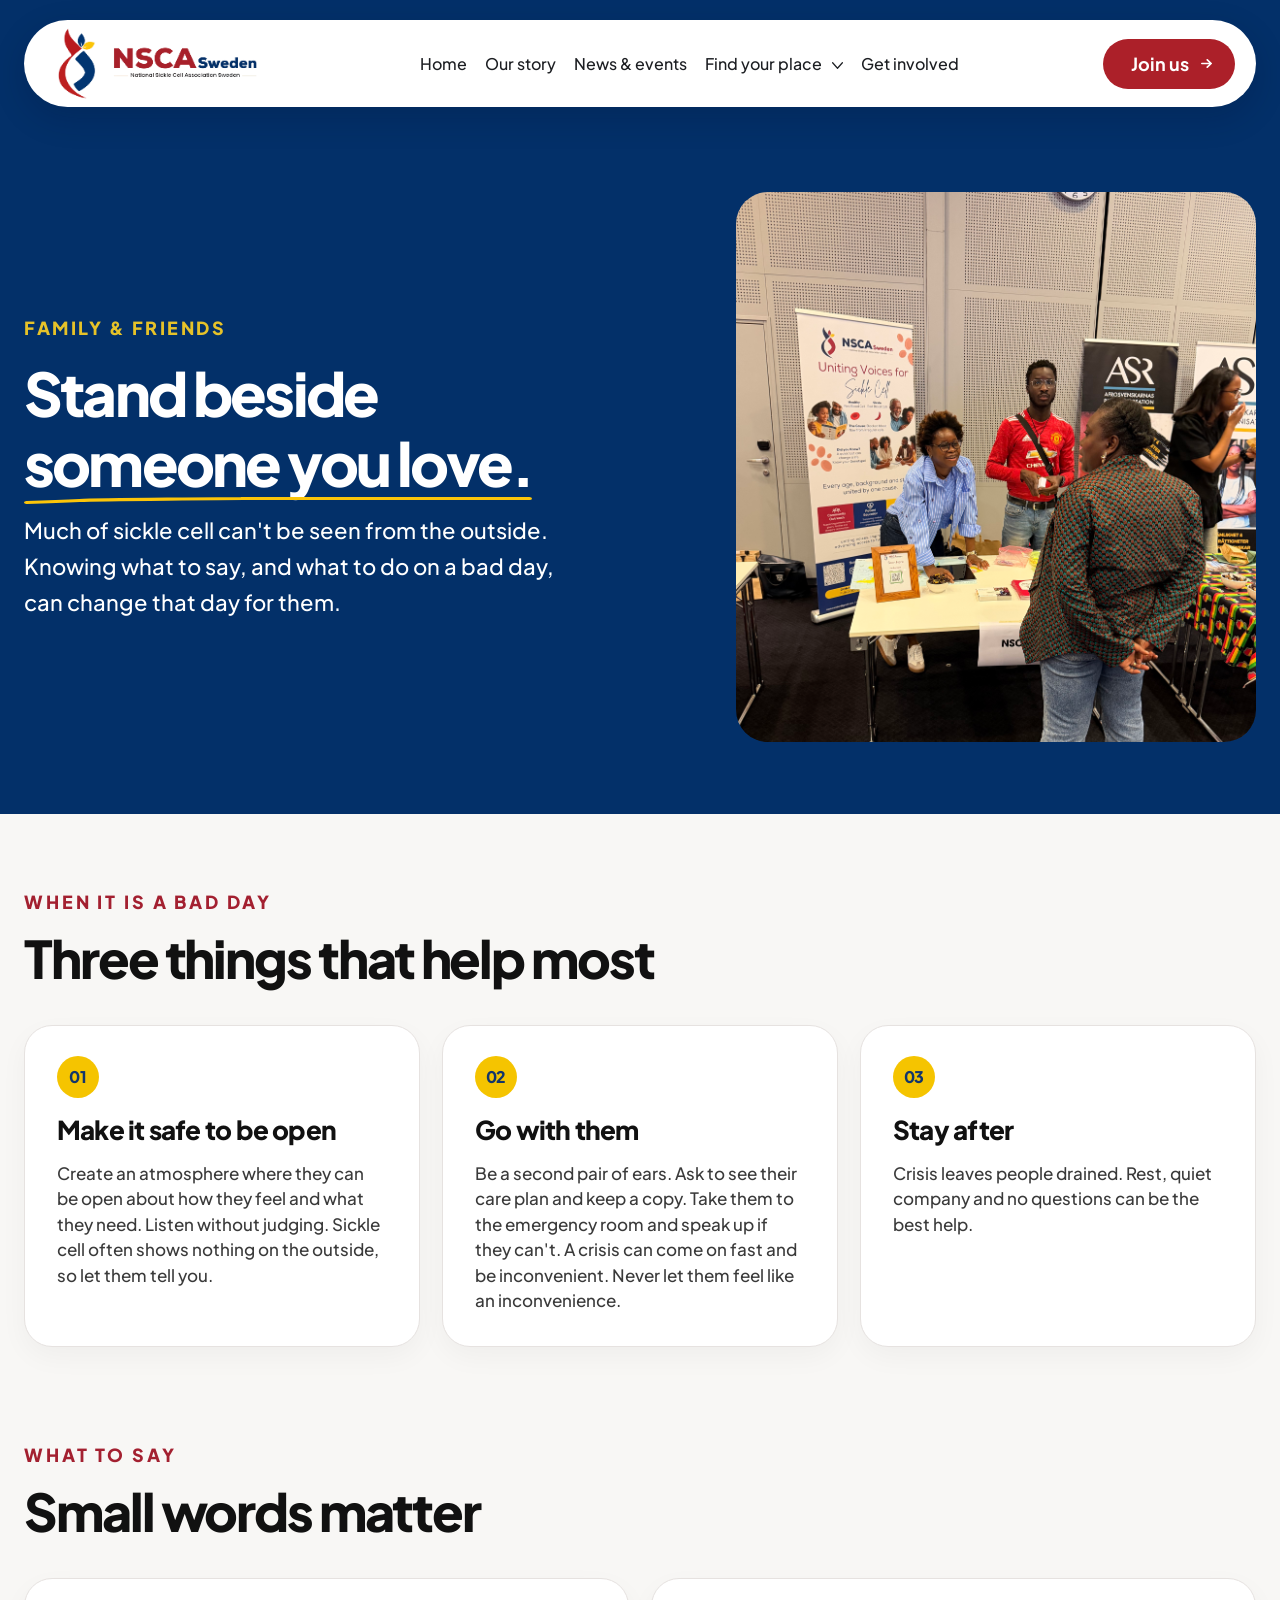
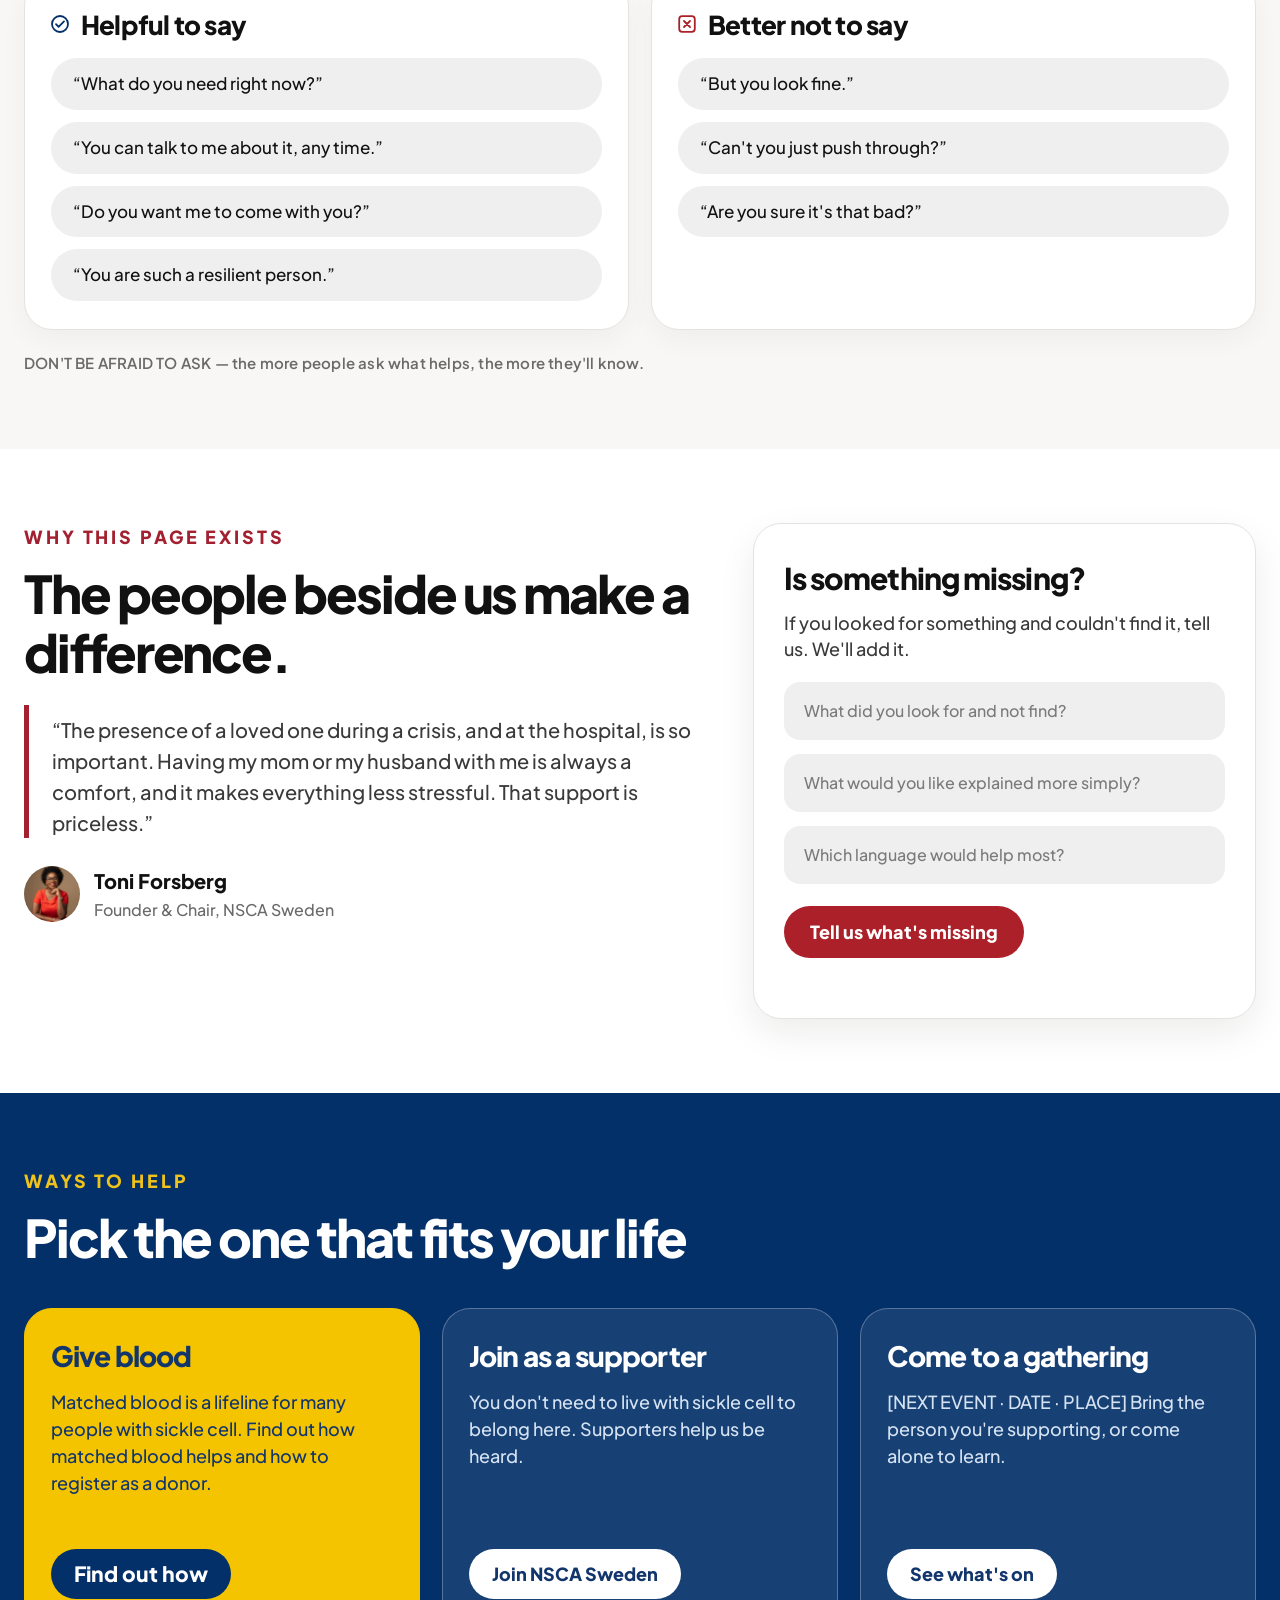
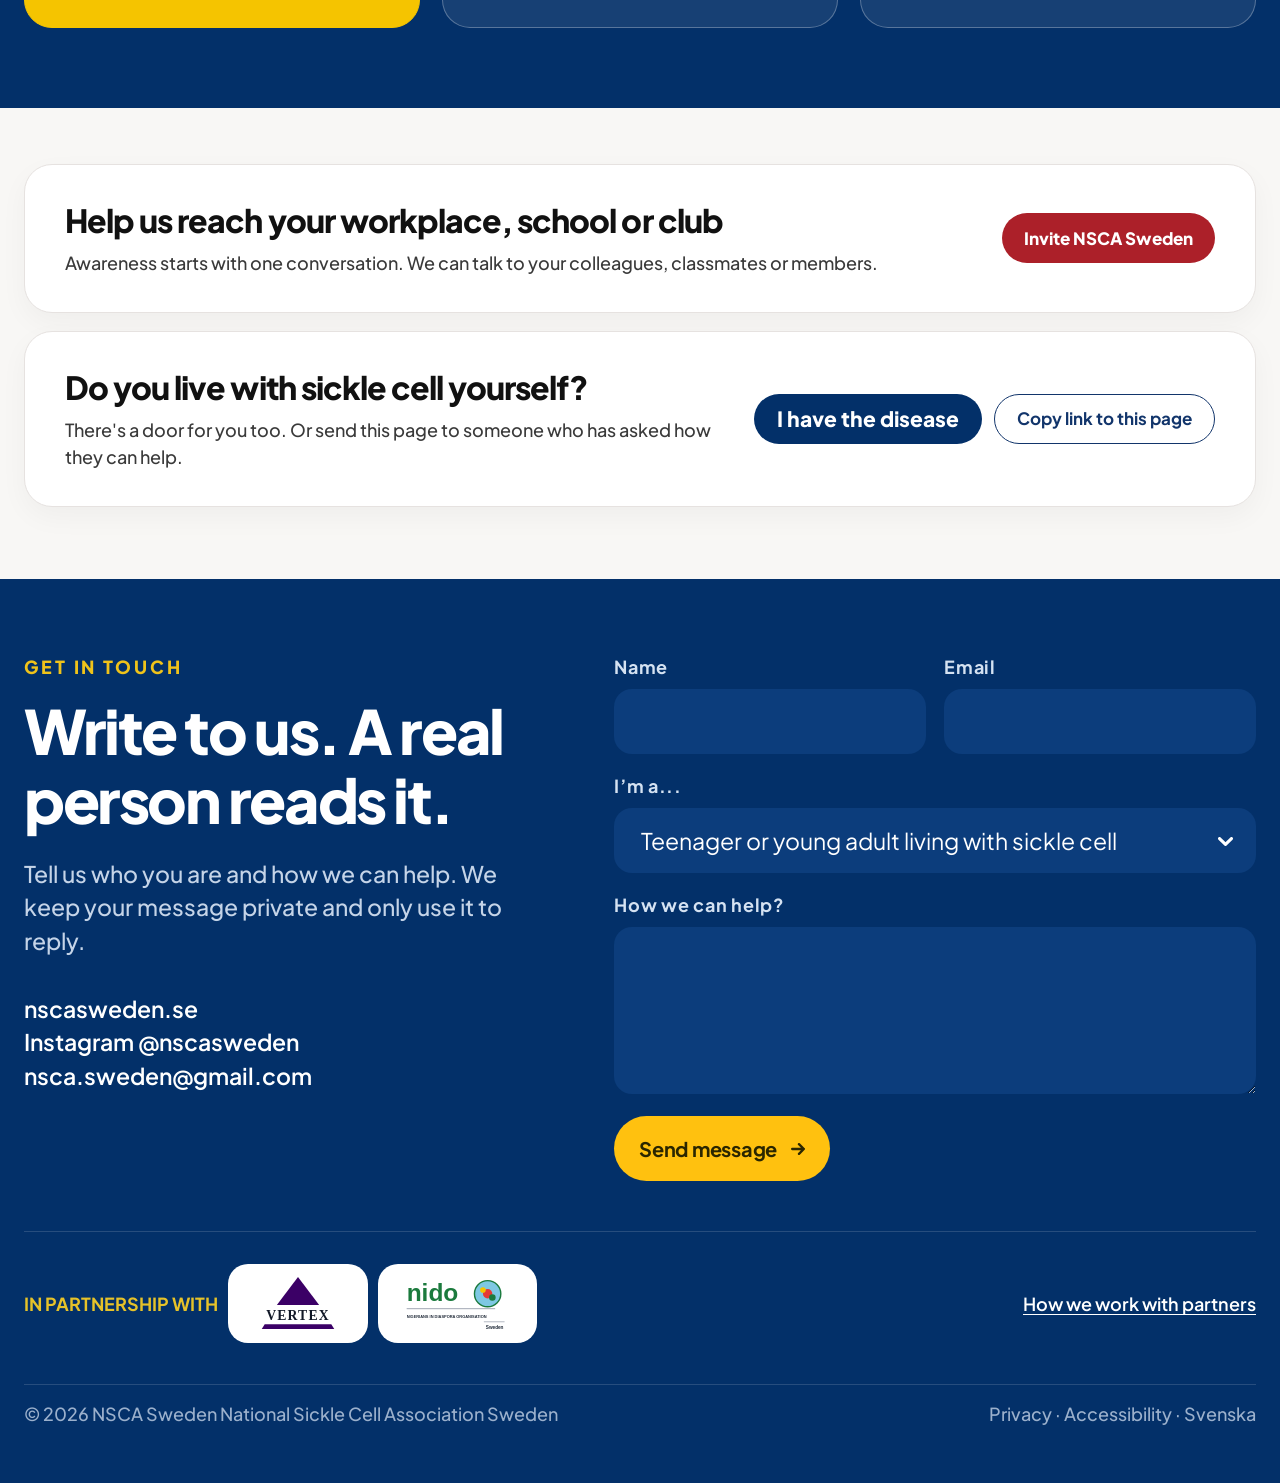
<file: family.html>
<!DOCTYPE html>
<html lang="en">

<head>
  <meta charset="UTF-8" />
  <meta name="viewport" content="width=device-width, initial-scale=1.0" />
  <title>Family &amp; friends — NSCA Sweden</title>
  <link rel="preconnect" href="https://fonts.googleapis.com" />
  <link rel="preconnect" href="https://fonts.gstatic.com" crossorigin />
  <link href="https://fonts.googleapis.com/css2?family=Plus+Jakarta+Sans:wght@400;500;600;700;800&display=swap"
    rel="stylesheet" />
  <link href="https://cdn.jsdelivr.net/npm/bootstrap@5.3.3/dist/css/bootstrap.min.css" rel="stylesheet" />
  <link rel="stylesheet" href="css/style.css" />
  <link rel="stylesheet" href="css/responsive.css" />
</head>

<body class="page-family">
  <header class="hero hero--teen" id="top">
    <div class="container-nsca hero-inner hero-inner--teen">
      <nav class="nav-primary" id="primaryNav" aria-label="Primary">
        <a class="nav-logo" href="index.html" aria-label="NSCA Sweden home">
          <img src="assets/logo.png" alt="NSCA Sweden" />
        </a>

        <div class="nav-links">
          <a href="index.html">Home </a>
          <a href="our-story.html">Our story </a>
          <a href="news-events.html">News &amp; events</a>
           
          
          <div class="nav-item has-dropdown">
            <button class="nav-link-btn nav-dropdown-toggle" type="button" aria-expanded="false"
              aria-controls="findPlaceMenu" id="findPlaceToggle">
              Find your place
              <img src="assets/chevron.svg" alt="" width="11.5" height="10.75" />
            </button>
            <ul class="nav-dropdown" id="findPlaceMenu" role="list">
              <li><a href="teenagers.html">Teenagers &amp; young adults</a></li>
              <li><a href="adults.html" aria-current="page">Adults</a></li>
              <li><a href="parents.html">Parents &amp; carers</a></li>
              <li><a href="family.html">Family &amp; friends</a></li>
            </ul>
          </div>
          <a href="get-involved.html">Get involved </a> 
        </div>

        <div class="nav-actions">
          <!-- <div class="lang-switch" aria-label="Language">
            <span class="active">EN</span>
            <span class="sep">|</span>
            <a class="inactive" href="#">SV</a>
          </div> -->
          <a class="btn-join" href="membership.html">Join us <img src="assets/arrow-white.svg" alt="" width="11"
              height="9" /></a>
          <button class="nav-toggle" id="navToggle" type="button" aria-label="Toggle menu" aria-expanded="false">
            <svg width="28" height="20" viewBox="0 0 28 20" fill="none" aria-hidden="true">
              <path d="M1 1h26M1 10h26M1 19h26" stroke="#033069" stroke-width="2.5" stroke-linecap="round" />
            </svg>
          </button>
        </div>
      </nav>

      <div class="teen-hero">
        <div class="teen-hero-copy">
          <p class="hero-eyebrow">FAMILY &amp; FRIENDS</p>
          <h1 class="hero-title teen-hero-title">
            Stand beside <span class="voice-word">someone you love.<img class="voice-underline"
                src="assets/hero-underline.svg" alt="" width="160" height="5" /></span>
          </h1>
          <p class="hero-lead teen-hero-lead">
            Much of sickle cell can't be seen from the outside. Knowing what to say, and what to do on a bad day, can
            change that day for them.
          </p>
        </div>

        <div class="teen-hero-media" aria-label="Artwork placeholder">
          <img src="assets/family-hero.jpeg" alt="Family &amp; friends" width="100%" height="auto" />
        </div>
      </div>
    </div>
  </header>

  <section class="teen-ask section-pad" id="help">
    <div class="container-nsca">
      <p class="eyebrow">WHEN IT IS A BAD DAY</p>
      <h2 class="teen-section-title">Three things that help most</h2>

      <div class="teen-ask-grid">
        <article class="teen-ask-card">
          <span class="step-badge" aria-hidden="true">01</span>
          <h3>Make it safe to be open</h3>
          <p class="family-card-copy">Create an atmosphere where they can be open about how they feel and what they
            need. Listen without judging. Sickle cell often shows nothing on the outside, so let them tell you.</p>
        </article>

        <article class="teen-ask-card">
          <span class="step-badge" aria-hidden="true">02</span>
          <h3>Go with them</h3>
          <p class="family-card-copy">Be a second pair of ears. Ask to see their care plan and keep a copy. Take them to
            the emergency room and speak up if they can't. A crisis can come on fast and be inconvenient. Never let them
            feel like an inconvenience.</p>
        </article>

        <article class="teen-ask-card">
          <span class="step-badge" aria-hidden="true">03</span>
          <h3>Stay after</h3>
          <p class="family-card-copy">Crisis leaves people drained. Rest, quiet company and no questions can be the best
            help.</p>
        </article>
      </div>
    </div>
  </section>

  <section class="family-say" id="say">
    <div class="container-nsca">
      <p class="eyebrow">WHAT TO SAY</p>
      <h2 class="teen-section-title">Small words matter</h2>

      <div class="family-say-grid">
        <article class="family-say-card">
          <div class="family-say-head">
            <span class="family-say-icon is-yes" aria-hidden="true">
              <svg width="18" height="18" viewBox="0 0 18 18" fill="none">
                <circle cx="9" cy="9" r="8" stroke="#033069" stroke-width="1.8" />
                <path d="M5 9.2 7.6 11.8 13 6.4" stroke="#033069" stroke-width="1.8" stroke-linecap="round"
                  stroke-linejoin="round" />
              </svg>
            </span>
            <h3>Helpful to say</h3>
          </div>
          <ul class="family-say-list">
            <li>“What do you need right now?”</li>
            <li>“You can talk to me about it, any time.”</li>
            <li>“Do you want me to come with you?”</li>
            <li>“You are such a resilient person.”</li>
          </ul>
        </article>

        <article class="family-say-card">
          <div class="family-say-head">
            <span class="family-say-icon is-no" aria-hidden="true">
              <svg width="18" height="18" viewBox="0 0 18 18" fill="none">
                <rect x="1.2" y="1.2" width="15.6" height="15.6" rx="3" stroke="#ac2029" stroke-width="1.8" />
                <path d="M6 6l6 6M12 6l-6 6" stroke="#ac2029" stroke-width="1.8" stroke-linecap="round" />
              </svg>
            </span>
            <h3>Better not to say</h3>
          </div>
          <ul class="family-say-list">
            <li>“But you look fine.”</li>
            <li>“Can't you just push through?”</li>
            <li>“Are you sure it's that bad?”</li>
          </ul>
        </article>
      </div>

      <p class="family-say-note">DON'T BE AFRAID TO ASK — the more people ask what helps, the more they'll know.</p>
    </div>
  </section>

  <section class="teen-story" id="why">
    <div class="container-nsca">
      <div class="teen-story-grid">
        <div class="teen-story-copy">
          <p class="eyebrow">WHY THIS PAGE EXISTS</p>
          <h2 class="teen-section-title">The people beside us make a difference.</h2>
          <blockquote class="story-quote teen-quote">
            <p>“The presence of a loved one during a crisis, and at the hospital, is so important. Having my mom or my
              husband with me is always a comfort, and it makes everything less stressful. That support is priceless.”
            </p>
          </blockquote>
          <div class="teen-byline">
            <img src="assets/founder.jpg" alt="Toni Forsberg" width="56" height="56" />
            <div>
              <strong>Toni Forsberg</strong>
              <span>Founder &amp; Chair, NSCA Sweden </span>
            </div>
          </div>
        </div>

       <form class="teen-missing-card" id="missingForm" novalidate>
          <h3>Is something missing?</h3>
           <input type="hidden" name="access_key" value="270a5036-81a8-4bdb-9252-b4bb3991ef20">
          <p>If you looked for something and couldn't find it, tell us. We'll add it.</p>
          <label class="visually-hidden" for="lookedFor">What did you look for and not find?</label>
          <input id="lookedFor" name="lookedFor" type="text" placeholder="What did you look for and not find?" required/>
          <label class="visually-hidden" for="explainMore">What would you like explained more simply?</label>
          <input id="explainMore" name="explainMore" type="text"
            placeholder="What would you like explained more simply?" />
          <label class="visually-hidden" for="languageHelp">Which language would help most?</label>
          <input id="languageHelp" name="languageHelp" type="text" placeholder="Which language would help most?" required/>
          <button class="btn-pill-red" type="submit">Tell us what's missing</button>
           <input type="hidden" name="subject" value="Tell us what's missing from NSCA Sweden website">
           <input type="checkbox" name="botcheck1" tabindex="-1" autocomplete="off" style="display:none">
        </form>
      </div>
    </div>
  </section>

  <section class="teen-next" id="ways">
    <div class="container-nsca">
      <p class="eyebrow eyebrow-yellow">WAYS TO HELP</p>
      <h2 class="teen-next-title">Pick the one that fits your life</h2>

      <div class="teen-next-grid">
        <article class="teen-next-card is-yellow">
          <h3>Give blood</h3>
          <p>Matched blood is a lifeline for many people with sickle cell. Find out how matched blood helps and how to
            register as a donor.</p>
          <div class="cta">
            <a class="btn-pill-navy" href="https://www.geblod.nu/" target="_blank" rel="noopener">Find out how</a>
          </div>
        </article>

        <article class="teen-next-card">
          <h3>Join as a supporter</h3>
          <p>You don't need to live with sickle cell to belong here. Supporters help us be heard.</p>
          <div class="cta">
            <a class="btn-pill-light" href="index.html#involve">Join NSCA Sweden</a>
          </div>
        </article>

        <article class="teen-next-card">
          <h3>Come to a gathering</h3>
          <p>[NEXT EVENT · DATE · PLACE] Bring the person you're supporting, or come alone to learn.</p>
          <div class="cta">
            <a class="btn-pill-light" href="news-events.html">See what's on</a>
          </div>
        </article>
      </div>
    </div>
  </section>

  <section class="teen-bring family-bottom-bars" id="invite">
    <div class="container-nsca">
      <div class="teen-bring-card">
        <div class="teen-bring-copy">
          <h2>Help us reach your workplace, school or club</h2>
          <p>Awareness starts with one conversation. We can talk to your colleagues, classmates or members.</p>
        </div>
        <div class="teen-bring-actions">
          <a class="btn-pill-red" href="#contact">Invite NSCA Sweden</a>
        </div>
      </div>

      <div class="teen-bring-card">
        <div class="teen-bring-copy">
          <h2>Do you live with sickle cell yourself?</h2>
          <p>There's a door for you too. Or send this page to someone who has asked how they can help.</p>
        </div>
        <div class="teen-bring-actions">
          <a class="btn-pill-navy" href="adults.html">I have the disease</a>
          <button class="btn-outline-navy" type="button" id="copyPageLink">Copy link to this page</button>
        </div>
      </div>
    </div>
  </section>

  <footer class="contact" id="contact">
    <div class="container-nsca">
      <div class="contact-grid">
        <div class="contact-copy">
          <p class="eyebrow eyebrow-yellow">GET IN TOUCH</p>
          <h2>Write to us. A real person reads it.</h2>
          <p class="intro">Tell us who you are and how we can help. We keep your message private and only use it to
            reply.</p>
          <p class="details">
            nscasweden.se<br />
            Instagram @nscasweden<br />
            nsca.sweden@gmail.com
          </p>
        </div>

        <form class="contact-form" id="contactForm" novalidate>
        	<input type="hidden" name="access_key" value="e3b05d65-c42a-44a4-8c86-0a41c45560fa">
          <div class="form-field">
            <label for="name">Name</label>
            <input id="name" name="name" type="text" autocomplete="name" required/>
          </div>
          <div class="form-field">
            <label for="email">Email</label>
            <input id="email" name="email" type="email" autocomplete="email" required />
          </div>
          <div class="form-field full">
            <label for="role">I’m a...</label>
            <select id="role" name="role">
              <option>Teenager or young adult living with sickle cell</option>
              <option>Adult living with sickle cell</option>
              <option>Parent or carer</option>
              <option>Family member or friend</option>
              <option>Healthcare professional</option>
              <option>Organisation / partner</option>
            </select>
          </div>
          <div class="form-field full">
            <label for="message">How we can help?</label>
            <textarea id="message" name="message"></textarea>
          </div>
          <div class="form-submit">
            <button class="btn-yellow" type="submit">
              Send message
              <img src="assets/arrow-dark.svg" alt="" width="14" height="12" />
            </button>
          </div>
          <input type="hidden" name="subject" value="New message from NSCA Sweden website">
           <input type="checkbox" name="botcheck" tabindex="-1" autocomplete="off" style="display:none">
        </form>
      </div>

      <div class="footer-partners">
        <div class="partners-left">
          <p class="partners-label">In partnership with</p>
          <a class="partner-badge" href="#" aria-label="Vertex">
            <img src="assets/partner-vertex.svg" alt="Vertex" width="96" height="59" />
          </a>
          <a class="partner-badge" href="#" aria-label="NIDO Sweden">
            <img src="assets/partner-nido.svg" alt="NIDO Sweden" width="120" height="62" />
          </a>
        </div>
        <a class="partner-link" href="index.html#involve">How we work with partners</a>
      </div>

      <div class="footer-bottom">
        <p>© 2026 NSCA Sweden National Sickle Cell Association Sweden</p>
        <p>Privacy · Accessibility · Svenska</p>
      </div>
    </div>
  </footer>

  <script src="https://cdn.jsdelivr.net/npm/bootstrap@5.3.3/dist/js/bootstrap.bundle.min.js"></script>
  <script src="js/main.js"></script>
</body>

</html>
</file>
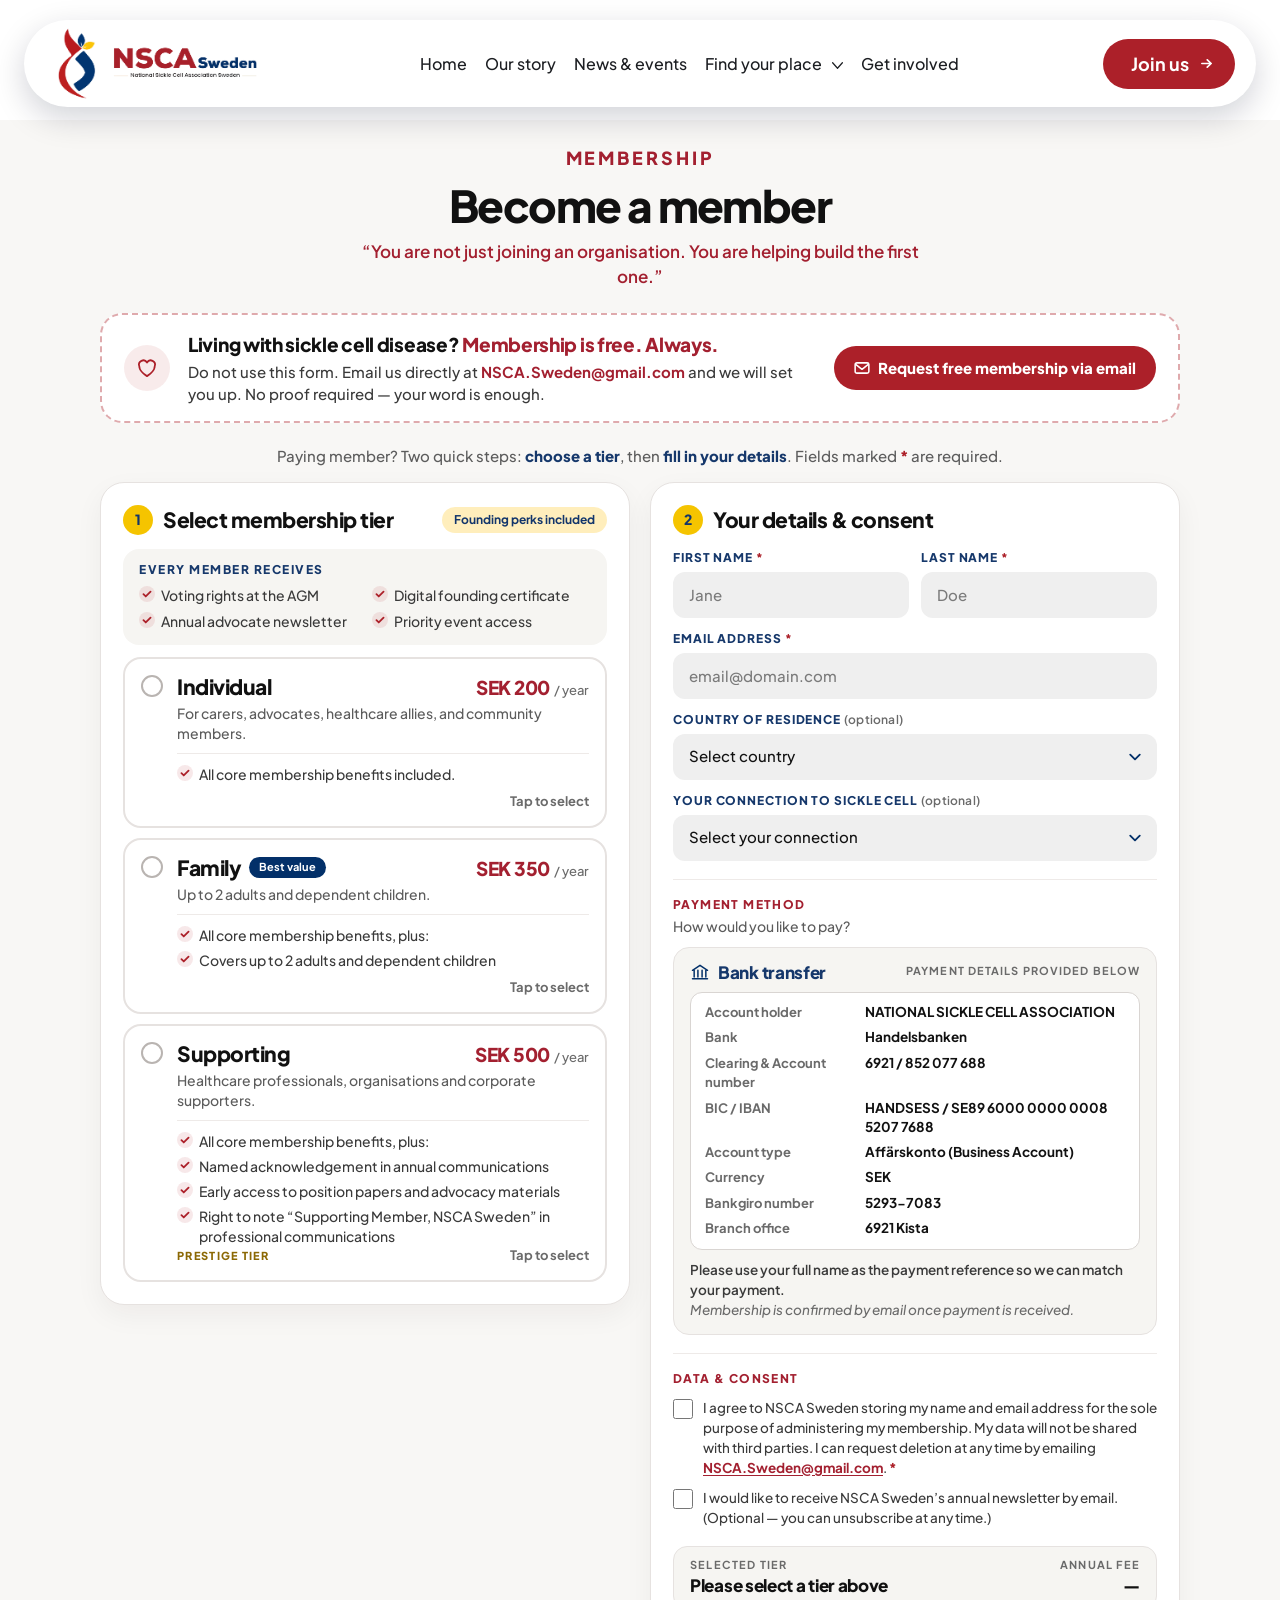
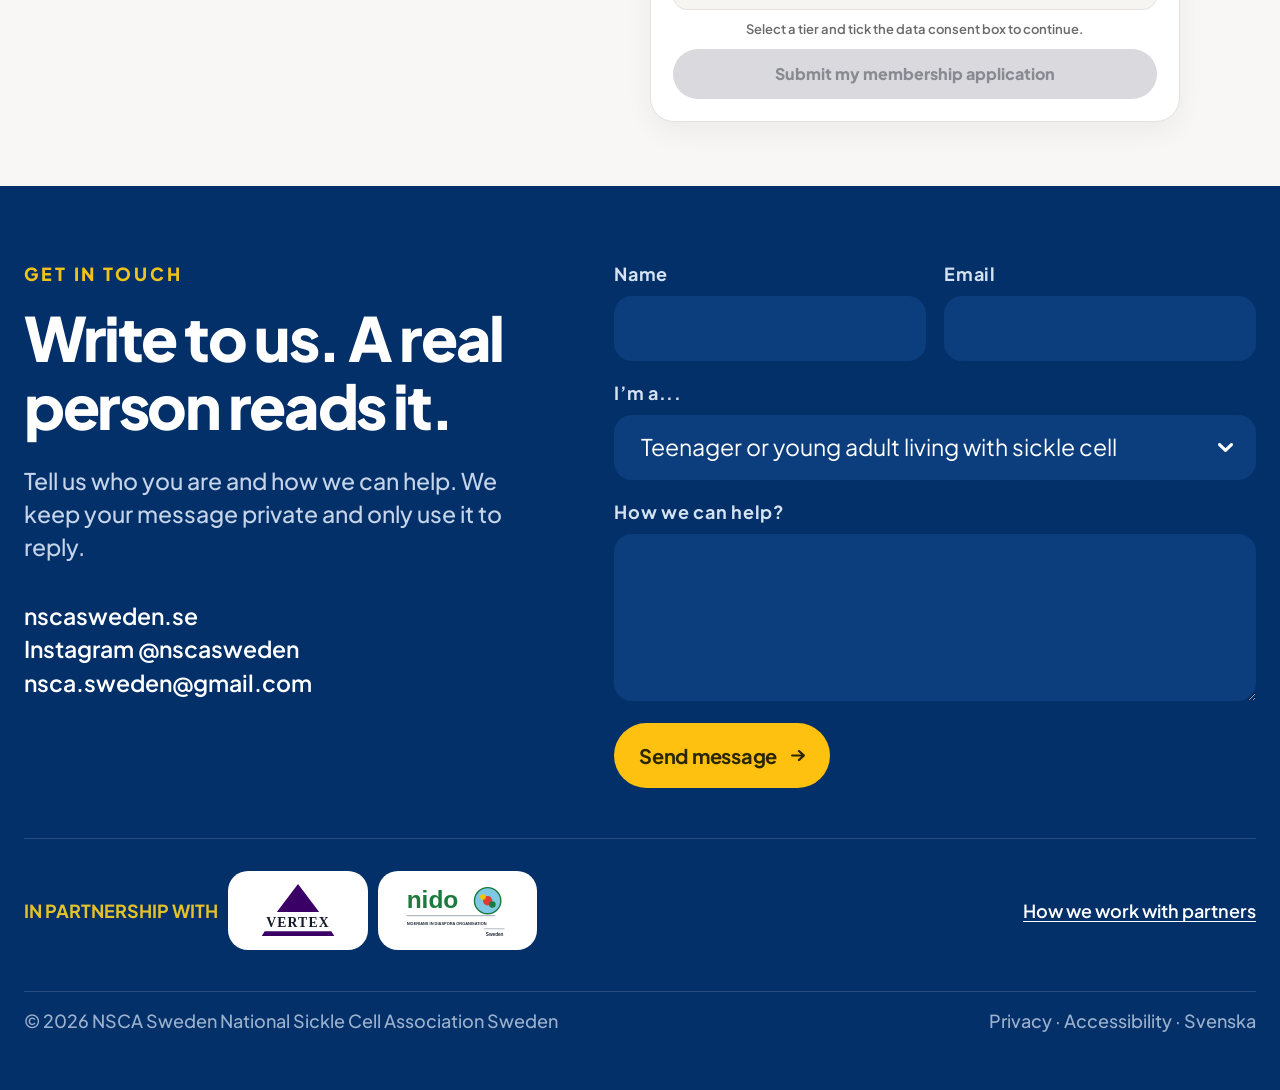
<file: membership.html>
<!DOCTYPE html>
<html lang="en">

<head>
  <meta charset="UTF-8" />
  <meta name="viewport" content="width=device-width, initial-scale=1.0" />
  <title>Become a member — NSCA Sweden</title>
  <link rel="preconnect" href="https://fonts.googleapis.com" />
  <link rel="preconnect" href="https://fonts.gstatic.com" crossorigin />
  <link href="https://fonts.googleapis.com/css2?family=Plus+Jakarta+Sans:wght@400;500;600;700;800&display=swap"
    rel="stylesheet" />
  <link href="https://cdn.jsdelivr.net/npm/bootstrap@5.3.3/dist/css/bootstrap.min.css" rel="stylesheet" />
  <link rel="stylesheet" href="css/style.css" />
  <link rel="stylesheet" href="css/membership.css" />
  <link rel="stylesheet" href="css/responsive.css" />
</head>

<body class="page-membership">
  <div class="page-nav-wrap" id="top">
    <div class="container-nsca">
      <nav class="nav-primary" id="primaryNav" aria-label="Primary">
        <a class="nav-logo" href="index.html" aria-label="NSCA Sweden home">
          <img src="assets/logo.png" alt="NSCA Sweden" />
        </a>

        <div class="nav-links">
          <a href="index.html">Home </a>
          <a href="our-story.html">Our story </a>
          <a href="news-events.html">News &amp; events</a>

          <div class="nav-item has-dropdown">
            <button class="nav-link-btn nav-dropdown-toggle" type="button" aria-expanded="false"
              aria-controls="findPlaceMenu" id="findPlaceToggle">
              Find your place
              <img src="assets/chevron.svg" alt="" width="11.5" height="10.75" />
            </button>
            <ul class="nav-dropdown" id="findPlaceMenu" role="list">
              <li><a href="teenagers.html">Teenagers &amp; young adults</a></li>
              <li><a href="adults.html">Adults</a></li>
              <li><a href="parents.html">Parents &amp; carers</a></li>
              <li><a href="family.html">Family &amp; friends</a></li>
            </ul>
          </div>
          <a href="get-involved.html" aria-current="page">Get involved </a>
        </div>

        <div class="nav-actions">
          <a class="btn-join" href="membership.html">Join us <img src="assets/arrow-white.svg" alt="" width="11"
              height="9" /></a>
          <button class="nav-toggle" id="navToggle" type="button" aria-label="Toggle menu" aria-expanded="false">
            <svg width="28" height="20" viewBox="0 0 28 20" fill="none" aria-hidden="true">
              <path d="M1 1h26M1 10h26M1 19h26" stroke="#033069" stroke-width="2.5" stroke-linecap="round" />
            </svg>
          </button>
        </div>
      </nav>
    </div>
  </div>

  <main class="membership" id="membership">
    <div class="container-nsca">
      <div class="membership-wrap">

        <!-- HEADER -->
        <header class="membership-head">
          <p class="eyebrow eyebrow-center">MEMBERSHIP</p>
          <h1>Become a member</h1>
          <p class="membership-quote">“You are not just joining an organisation. You are helping build the first
            one.”</p>
        </header>

        <!-- FREE MEMBERSHIP NOTICE -->
        <aside class="member-free" aria-labelledby="freeTitle">
          <span class="member-free-icon" aria-hidden="true">
            <img src="assets/icon-heart.svg" alt="" width="26" height="26" />
          </span>
          <div class="member-free-body">
            <h2 id="freeTitle">Living with sickle cell disease? <span>Membership is free. Always.</span></h2>
            <p>
              Do not use this form. Email us directly at
              <a href="mailto:NSCA.Sweden@gmail.com"><strong>NSCA.Sweden@gmail.com</strong></a>
              and we will set you up. No proof required — your word is enough.
            </p>
          </div>
          <a class="btn-pill-red"
            href="mailto:NSCA.Sweden@gmail.com?subject=Free%20membership%20request&amp;body=Hello%20NSCA%20Sweden%2C%0A%0AI%20would%20like%20to%20request%20free%20membership.%0A%0AName%3A%20">
            <svg width="16" height="12" viewBox="0 0 18 14" fill="none" aria-hidden="true">
              <rect x="1" y="1" width="16" height="12" rx="2" stroke="#fff" stroke-width="1.8" />
              <path d="m2 3 7 5.5L16 3" stroke="#fff" stroke-width="1.8" stroke-linecap="round"
                stroke-linejoin="round" />
            </svg>
            Request free membership via email
          </a>
        </aside>

        <p class="member-howto">Paying member? Two quick steps: <strong>choose a tier</strong>, then
          <strong>fill in your details</strong>. Fields marked <span class="req">*</span> are required.</p>

        <form class="member-layout" id="membershipForm" novalidate>
          <input type="hidden" name="access_key" value="2eb63410-c77e-4647-94c6-f2db5b3be5d3" />
          <input type="hidden" name="subject" value="New membership application — NSCA Sweden" />
          <input type="hidden" name="from_name" value="NSCA Sweden website" />
          <input type="hidden" name="membership_tier" id="tierField" value="" />
          <input type="hidden" name="annual_fee" id="feeField" value="" />
          <input type="checkbox" name="botcheck" tabindex="-1" autocomplete="off" style="display:none" />

          <!-- LEFT: TIERS -->
          <section class="member-card member-tiers" aria-labelledby="step1">
            <div class="member-step">
              <h2 id="step1"><span class="step-badge">1</span> Select membership tier</h2>
              <span class="member-pill">Founding perks included</span>
            </div>

            <div class="member-core">
              <h3>Every member receives</h3>
              <ul>
                <li>Voting rights at the AGM</li>
                <li>Digital founding certificate</li>
                <li>Annual advocate newsletter</li>
                <li>Priority event access</li>
              </ul>
            </div>

            <fieldset class="tier-group">
              <legend class="visually-hidden">Membership tier</legend>

              <label class="tier-card" for="tierIndividual">
                <input class="tier-input" type="radio" name="tier" id="tierIndividual" value="Individual"
                  data-fee="200" required />
                <span class="tier-dot" aria-hidden="true"></span>
                <div class="tier-main">
                  <div class="tier-row">
                    <h3>Individual</h3>
                    <div class="tier-price"><strong>SEK 200</strong><span>/ year</span></div>
                  </div>
                  <p class="tier-desc">For carers, advocates, healthcare allies, and community members.</p>
                  <ul class="tier-list">
                    <li>All core membership benefits included.</li>
                  </ul>
                  <span class="tier-select"><span class="tier-select-off">Tap to select</span><span
                      class="tier-select-on">Selected</span></span>
                </div>
              </label>

              <label class="tier-card" for="tierFamily">
                <input class="tier-input" type="radio" name="tier" id="tierFamily" value="Family"
                  data-fee="350" />
                <span class="tier-dot" aria-hidden="true"></span>
                <div class="tier-main">
                  <div class="tier-row">
                    <h3>Family <span class="tier-badge">Best value</span></h3>
                    <div class="tier-price"><strong>SEK 350</strong><span>/ year</span></div>
                  </div>
                  <p class="tier-desc">Up to 2 adults and dependent children.</p>
                  <ul class="tier-list">
                    <li>All core membership benefits, plus:</li>
                    <li>Covers up to 2 adults and dependent children</li>
                  </ul>
                  <span class="tier-select"><span class="tier-select-off">Tap to select</span><span
                      class="tier-select-on">Selected</span></span>
                </div>
              </label>

              <label class="tier-card" for="tierSupporting">
                <input class="tier-input" type="radio" name="tier" id="tierSupporting" value="Supporting"
                  data-fee="500" />
                <span class="tier-dot" aria-hidden="true"></span>
                <div class="tier-main">
                  <div class="tier-row">
                    <h3>Supporting</h3>
                    <div class="tier-price"><strong>SEK 500</strong><span>/ year</span></div>
                  </div>
                  <p class="tier-desc">Healthcare professionals, organisations and corporate supporters.</p>
                  <ul class="tier-list">
                    <li>All core membership benefits, plus:</li>
                    <li>Named acknowledgement in annual communications</li>
                    <li>Early access to position papers and advocacy materials</li>
                    <li>Right to note “Supporting Member, NSCA Sweden” in professional communications</li>
                  </ul>
                  <span class="tier-foot">
                    <span class="tier-prestige">Prestige tier</span>
                    <span class="tier-select"><span class="tier-select-off">Tap to select</span><span
                        class="tier-select-on">Selected</span></span>
                  </span>
                </div>
              </label>
            </fieldset>
          </section>

          <!-- RIGHT: DETAILS -->
          <section class="member-card member-details" aria-labelledby="step2">
            <div class="member-step">
              <h2 id="step2"><span class="step-badge">2</span> Your details &amp; consent</h2>
            </div>

            <div class="member-fields">
              <div class="m-field">
                <label for="firstName">First name <b class="req">*</b></label>
                <input id="firstName" name="first_name" type="text" placeholder="Jane" autocomplete="given-name"
                  required />
              </div>
              <div class="m-field">
                <label for="lastName">Last name <b class="req">*</b></label>
                <input id="lastName" name="last_name" type="text" placeholder="Doe" autocomplete="family-name"
                  required />
              </div>
              <div class="m-field full">
                <label for="memberEmail">Email address <b class="req">*</b></label>
                <input id="memberEmail" name="email" type="email" placeholder="email@domain.com"
                  autocomplete="email" required />
              </div>
              <div class="m-field full">
                <label for="country">Country of residence <span>(optional)</span></label>
                <select id="country" name="country" autocomplete="country-name">
                  <option value="">Select country</option>
                  <option>Sweden</option>
                  <option>Denmark</option>
                  <option>Finland</option>
                  <option>Norway</option>
                  <option>Iceland</option>
                  <option>United Kingdom</option>
                  <option>Ireland</option>
                  <option>Germany</option>
                  <option>France</option>
                  <option>Netherlands</option>
                  <option>Belgium</option>
                  <option>Spain</option>
                  <option>Italy</option>
                  <option>Portugal</option>
                  <option>Nigeria</option>
                  <option>Ghana</option>
                  <option>Kenya</option>
                  <option>South Africa</option>
                  <option>United States</option>
                  <option>Canada</option>
                  <option>Other</option>
                </select>
              </div>
              <div class="m-field full">
                <label for="connection">Your connection to sickle cell <span>(optional)</span></label>
                <select id="connection" name="connection">
                  <option value="">Select your connection</option>
                  <option>Parent or carer</option>
                  <option>Family member or friend</option>
                  <option>Healthcare professional</option>
                  <option>Researcher</option>
                  <option>Advocate or ally</option>
                  <option>Organisation or corporate supporter</option>
                  <option>Other</option>
                </select>
              </div>
            </div>

            <!-- PAYMENT -->
            <div class="member-block">
              <p class="member-block-label">Payment method</p>
              <p class="member-block-sub">How would you like to pay?</p>

              <div class="pay-card">
                <input type="hidden" name="payment_method" value="Bank transfer" />
                <div class="pay-card-head">
                  <svg width="20" height="20" viewBox="0 0 24 24" fill="none" aria-hidden="true">
                    <path d="M3 10 12 4l9 6M5 10v8M9.5 10v8M14.5 10v8M19 10v8M3 20h18" stroke="#033069"
                      stroke-width="1.8" stroke-linecap="round" stroke-linejoin="round" />
                  </svg>
                  <h3>Bank transfer</h3>
                  <span class="pay-card-label">Payment details provided below</span>
                </div>

                <dl class="pay-details">
                  <div><dt>Account holder</dt><dd>NATIONAL SICKLE CELL ASSOCIATION</dd></div>
                  <div><dt>Bank</dt><dd>Handelsbanken</dd></div>
                  <div><dt>Clearing &amp; Account number</dt><dd>6921 / 852 077 688</dd></div>
                  <div><dt>BIC / IBAN</dt><dd>HANDSESS / SE89 6000 0000 0008 5207 7688</dd></div>
                  <div><dt>Account type</dt><dd>Affärskonto (Business Account)</dd></div>
                  <div><dt>Currency</dt><dd>SEK</dd></div>
                  <div><dt>Bankgiro number</dt><dd>5293-7083</dd></div>
                  <div><dt>Branch office</dt><dd>6921 Kista</dd></div>
                </dl>

                <p class="pay-note">Please use your full name as the payment reference so we can match your
                  payment.<br /><em>Membership is confirmed by email once payment is received.</em></p>
              </div>
            </div>

            <!-- CONSENT -->
            <div class="member-block member-consent">
              <p class="member-block-label">Data &amp; consent</p>

              <label class="m-check" for="consentData">
                <input type="checkbox" id="consentData" name="consent_data" value="Agreed" required />
                <span>I agree to NSCA Sweden storing my name and email address for the sole purpose of administering
                  my membership. My data will not be shared with third parties. I can request deletion at any time by
                  emailing <a href="mailto:NSCA.Sweden@gmail.com">NSCA.Sweden@gmail.com</a>. <b
                    class="req">*</b></span>
              </label>

              <label class="m-check" for="consentNewsletter">
                <input type="checkbox" id="consentNewsletter" name="consent_newsletter" value="Yes" />
                <span>I would like to receive NSCA Sweden’s annual newsletter by email. (Optional — you can
                  unsubscribe at any time.)</span>
              </label>
            </div>

            <!-- SUMMARY + SUBMIT -->
            <div class="member-summary" aria-live="polite">
              <div>
                <span class="member-summary-label">Selected tier</span>
                <strong id="summaryTier">Please select a tier above</strong>
              </div>
              <div class="member-summary-fee">
                <span class="member-summary-label">Annual fee</span>
                <strong id="summaryFee">—</strong>
              </div>
            </div>

            <p class="member-hint" id="membershipHint">Select a tier and tick the data consent box to continue.</p>
            <button class="btn-pill-red member-submit" id="membershipSubmit" type="submit" disabled>
              Submit my membership application
              <img src="assets/arrow-white.svg" alt="" width="13" height="11" />
            </button>
            <p class="member-status" id="membershipStatus" role="status" aria-live="polite"></p>
          </section>
        </form>
      </div>
    </div>
  </main>

  <!-- THANK YOU POPUP -->
  <div class="member-modal" id="memberModal" role="dialog" aria-modal="true" aria-labelledby="memberModalTitle" hidden>
    <div class="member-modal-backdrop" data-modal-close></div>
    <div class="member-modal-box" tabindex="-1">
      <button class="member-modal-x" type="button" data-modal-close aria-label="Close">
        <svg width="16" height="16" viewBox="0 0 16 16" fill="none" aria-hidden="true">
          <path d="m3 3 10 10M13 3 3 13" stroke="#033069" stroke-width="2" stroke-linecap="round" />
        </svg>
      </button>

      <span class="member-modal-icon" aria-hidden="true">
        <svg width="30" height="30" viewBox="0 0 24 24" fill="none">
          <path d="m5 12.5 4.5 4.5L19 7.5" stroke="#fff" stroke-width="2.6" stroke-linecap="round"
            stroke-linejoin="round" />
        </svg>
      </span>
      <p class="member-modal-eyebrow">APPLICATION SUBMITTED</p>
      <h2 id="memberModalTitle">Welcome to NSCA Sweden!</h2>
      <p class="member-modal-lead">Thank you, <strong id="mmName">member</strong>. Your application for
        <strong><span id="mmTier">Individual</span> Membership</strong> has been registered successfully!</p>

      <div class="member-modal-card">
        <h3>
          <svg width="18" height="18" viewBox="0 0 24 24" fill="none" aria-hidden="true">
            <path d="M3 10 12 4l9 6M5 10v8M9.5 10v8M14.5 10v8M19 10v8M3 20h18" stroke="#033069" stroke-width="1.8"
              stroke-linecap="round" stroke-linejoin="round" />
          </svg>
          Instructions to complete membership
        </h3>
        <p>To activate your membership, please transfer your membership fee of <strong id="mmFee">SEK 200</strong>
          via bank transfer:</p>

        <dl class="pay-details">
          <div><dt>Account holder</dt><dd>NATIONAL SICKLE CELL ASSOCIATION</dd></div>
          <div><dt>Bank</dt><dd>Handelsbanken</dd></div>
          <div><dt>Clearing &amp; Account number</dt><dd>6921 / 852 077 688</dd></div>
          <div><dt>BIC / IBAN</dt><dd>HANDSESS / SE89 6000 0000 0008 5207 7688</dd></div>
          <div><dt>Account type</dt><dd>Affärskonto (Business Account)</dd></div>
          <div><dt>Currency</dt><dd>SEK</dd></div>
          <div><dt>Bankgiro number</dt><dd>5293-7083</dd></div>
          <div><dt>Branch office</dt><dd>6921 Kista</dd></div>
        </dl>

        <p class="member-modal-ref">
          <svg width="18" height="18" viewBox="0 0 24 24" fill="none" aria-hidden="true">
            <path d="M12 3 2.5 20h19L12 3Z" fill="#ffc10f" stroke="#8b6804" stroke-width="1.6"
              stroke-linejoin="round" />
            <path d="M12 10v4.5M12 17.2v.1" stroke="#2a2600" stroke-width="2" stroke-linecap="round" />
          </svg>
          <span>Payment reference: use your full name (<strong id="mmRef">your name</strong>)</span>
        </p>
      </div>

      <p class="member-modal-note">Membership is confirmed by email once payment is received. A digital founding
        member certificate will be sent to your email: <strong id="mmEmail">your email</strong>.</p>

      <div class="member-modal-actions">
        <a class="btn-pill-red" href="index.html">Return to Homepage</a>
        <button class="btn-outline-navy" type="button" data-modal-close>Submit Another Form</button>
      </div>
    </div>
  </div>

  <footer class="contact" id="contact">
    <div class="container-nsca">
      <div class="contact-grid">
        <div class="contact-copy">
          <p class="eyebrow eyebrow-yellow">GET IN TOUCH</p>
          <h2>Write to us. A real person reads it.</h2>
          <p class="intro">Tell us who you are and how we can help. We keep your message private and only use it to
            reply.</p>
          <p class="details">
            nscasweden.se<br />
            Instagram @nscasweden<br />
            nsca.sweden@gmail.com
          </p>
        </div>

        <form class="contact-form" id="contactForm" novalidate>
          <input type="hidden" name="access_key" value="e3b05d65-c42a-44a4-8c86-0a41c45560fa">
          <div class="form-field">
            <label for="name">Name</label>
            <input id="name" name="name" type="text" autocomplete="name" required />
          </div>
          <div class="form-field">
            <label for="email">Email</label>
            <input id="email" name="email" type="email" autocomplete="email" required />
          </div>
          <div class="form-field full">
            <label for="role">I’m a...</label>
            <select id="role" name="role">
              <option>Teenager or young adult living with sickle cell</option>
              <option>Adult living with sickle cell</option>
              <option>Parent or carer</option>
              <option>Family member or friend</option>
              <option>Healthcare professional</option>
              <option>Organisation / partner</option>
            </select>
          </div>
          <div class="form-field full">
            <label for="message">How we can help?</label>
            <textarea id="message" name="message"></textarea>
          </div>
          <div class="form-submit">
            <button class="btn-yellow" type="submit">
              Send message
              <img src="assets/arrow-dark.svg" alt="" width="14" height="12" />
            </button>
          </div>
          <input type="hidden" name="subject" value="New message from NSCA Sweden website">
          <input type="checkbox" name="botcheck" tabindex="-1" autocomplete="off" style="display:none">
        </form>
      </div>

      <div class="footer-partners">
        <div class="partners-left">
          <p class="partners-label">In partnership with</p>
          <a class="partner-badge" href="#" aria-label="Vertex">
            <img src="assets/partner-vertex.svg" alt="Vertex" width="96" height="59" />
          </a>
          <a class="partner-badge" href="#" aria-label="NIDO Sweden">
            <img src="assets/partner-nido.svg" alt="NIDO Sweden" width="120" height="62" />
          </a>
        </div>
        <a class="partner-link" href="get-involved.html#partner">How we work with partners</a>
      </div>

      <div class="footer-bottom">
        <p>© 2026 NSCA Sweden National Sickle Cell Association Sweden</p>
        <p>Privacy · Accessibility · Svenska</p>
      </div>
    </div>
  </footer>

  <script src="https://cdn.jsdelivr.net/npm/bootstrap@5.3.3/dist/js/bootstrap.bundle.min.js"></script>
  <script src="js/main.js"></script>
</body>

</html>
</file>
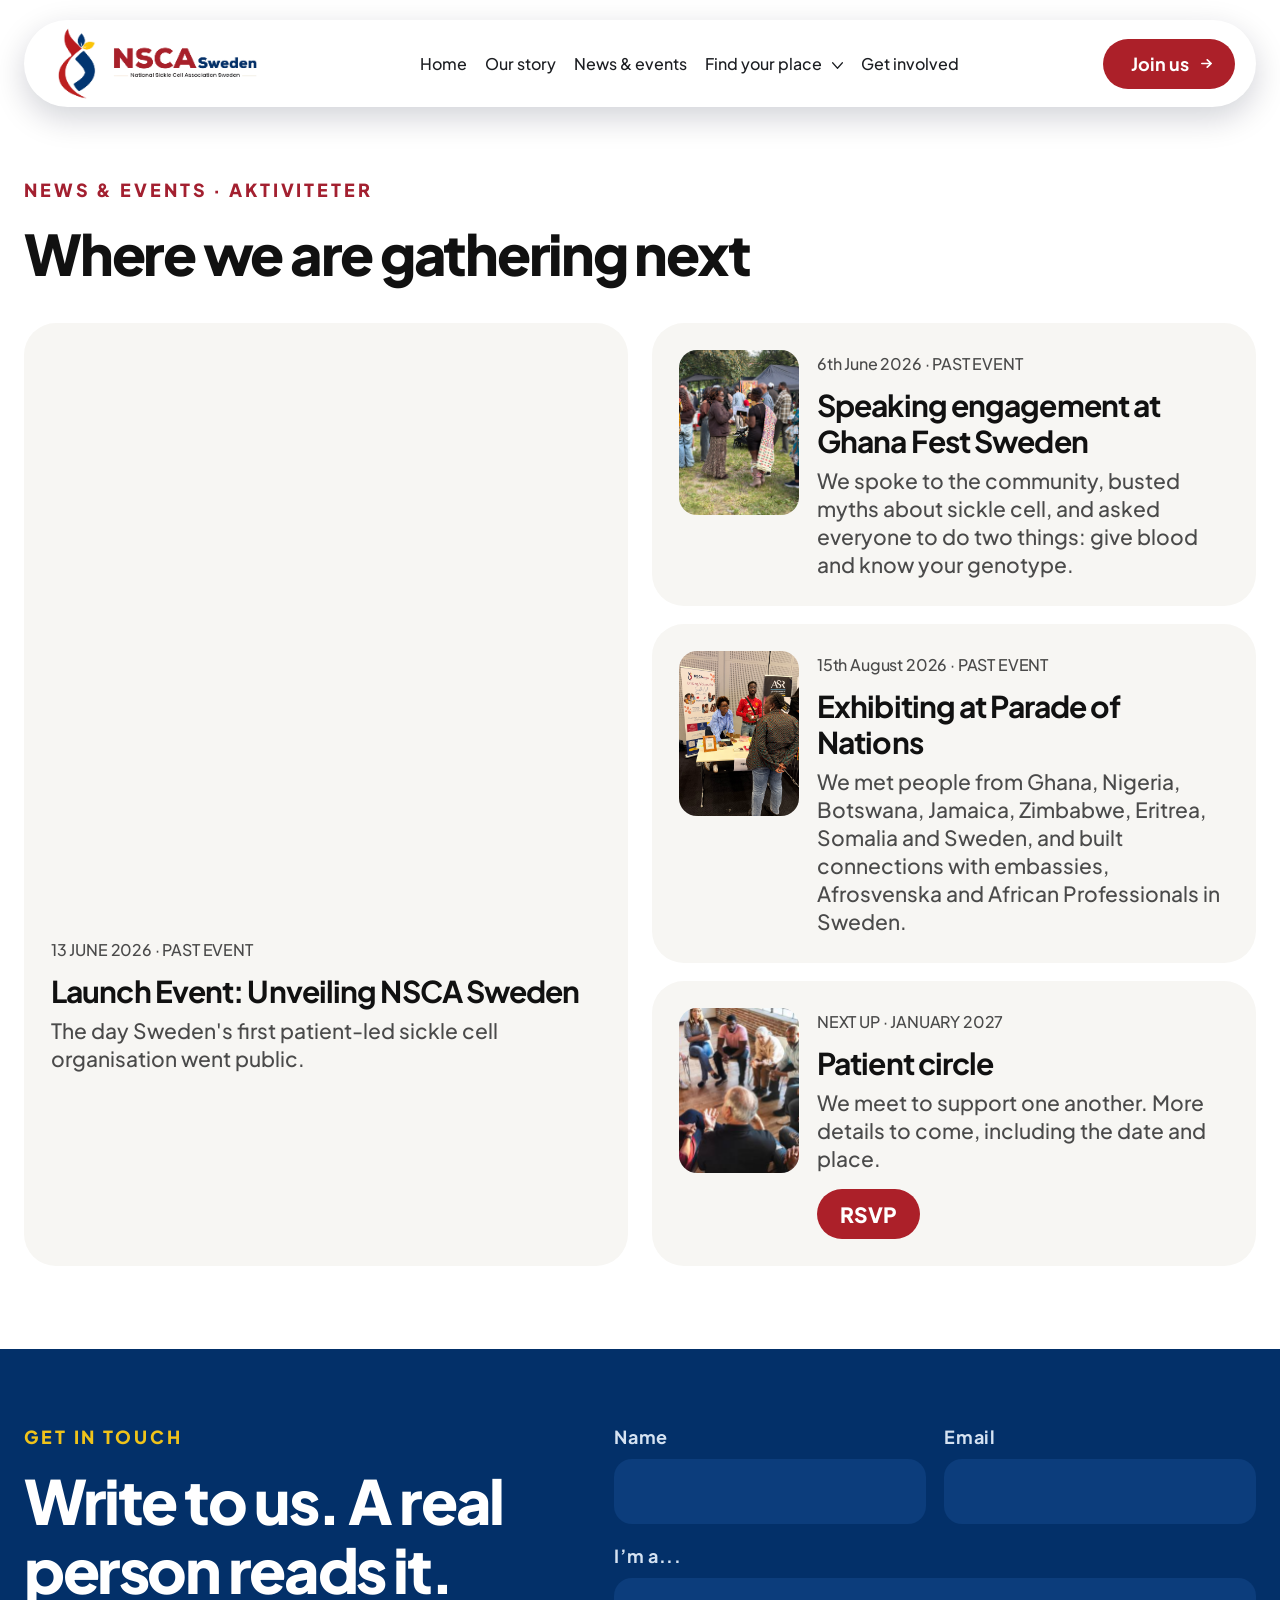
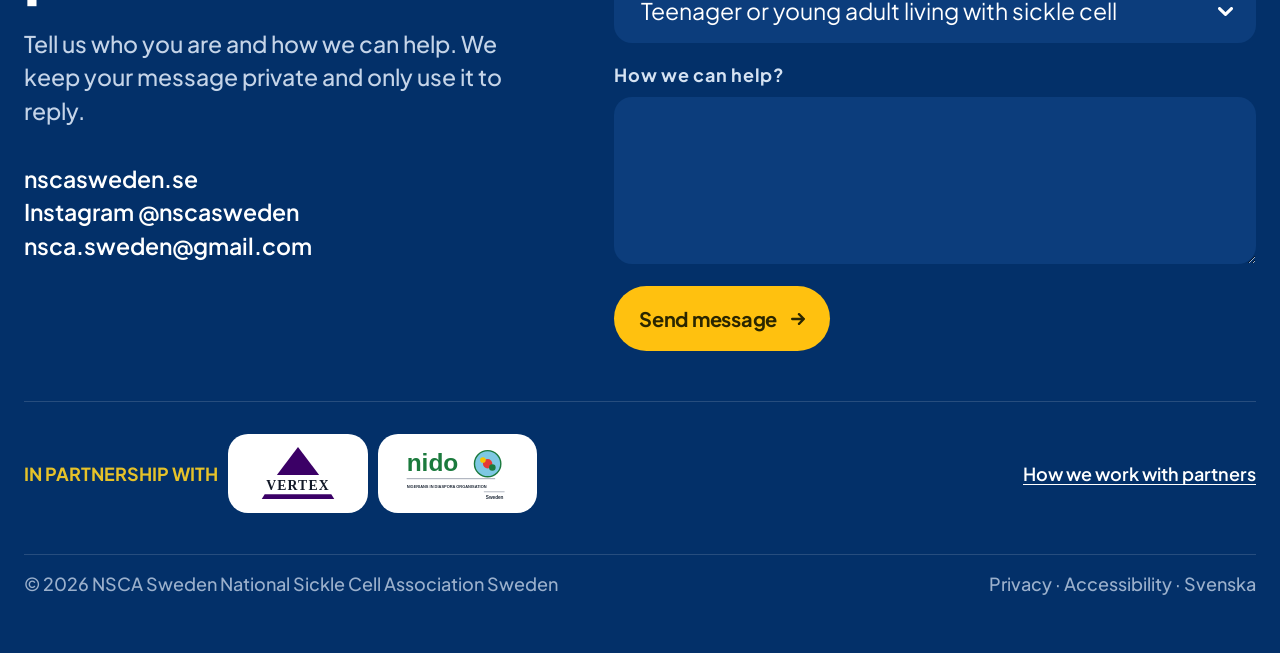
<file: news-events.html>
<!DOCTYPE html>
<html lang="en">

<head>
  <meta charset="UTF-8" />
  <meta name="viewport" content="width=device-width, initial-scale=1.0" />
  <title>News &amp; events — NSCA Sweden</title>
  <link rel="preconnect" href="https://fonts.googleapis.com" />
  <link rel="preconnect" href="https://fonts.gstatic.com" crossorigin />
  <link href="https://fonts.googleapis.com/css2?family=Plus+Jakarta+Sans:wght@400;500;600;700;800&display=swap"
    rel="stylesheet" />
  <link href="https://cdn.jsdelivr.net/npm/bootstrap@5.3.3/dist/css/bootstrap.min.css" rel="stylesheet" />
  <link rel="stylesheet" href="css/style.css" />
  <link rel="stylesheet" href="css/responsive.css" />
</head>

<body class="page-news">
  <div class="page-nav-wrap" id="top">
    <div class="container-nsca">
      <nav class="nav-primary" id="primaryNav" aria-label="Primary">
        <a class="nav-logo" href="index.html" aria-label="NSCA Sweden home">
          <img src="assets/logo.png" alt="NSCA Sweden" />
        </a>

        <div class="nav-links">
          <a href="index.html">Home </a>
          <a href="our-story.html">Our story </a>
          <a href="news-events.html">News &amp; events</a>
           
          
          <div class="nav-item has-dropdown">
            <button class="nav-link-btn nav-dropdown-toggle" type="button" aria-expanded="false"
              aria-controls="findPlaceMenu" id="findPlaceToggle">
              Find your place
              <img src="assets/chevron.svg" alt="" width="11.5" height="10.75" />
            </button>
            <ul class="nav-dropdown" id="findPlaceMenu" role="list">
              <li><a href="teenagers.html">Teenagers &amp; young adults</a></li>
              <li><a href="adults.html" aria-current="page">Adults</a></li>
              <li><a href="parents.html">Parents &amp; carers</a></li>
              <li><a href="family.html">Family &amp; friends</a></li>
            </ul>
          </div>
          <a href="get-involved.html">Get involved </a> 
        </div>

        <div class="nav-actions">
          <!-- <div class="lang-switch" aria-label="Language">
            <span class="active">EN</span>
            <span class="sep">|</span>
            <a class="inactive" href="#">SV</a>
          </div> -->
          <a class="btn-join" href="membership.html">Join us <img src="assets/arrow-white.svg" alt="" width="11"
              height="9" /></a>
          <button class="nav-toggle" id="navToggle" type="button" aria-label="Toggle menu" aria-expanded="false">
            <svg width="28" height="20" viewBox="0 0 28 20" fill="none" aria-hidden="true">
              <path d="M1 1h26M1 10h26M1 19h26" stroke="#033069" stroke-width="2.5" stroke-linecap="round" />
            </svg>
          </button>
        </div>
      </nav>
    </div>
  </div>

  <!-- NEWS -->
  <section class="news" id="news">
    <div class="container-nsca">
      <p class="eyebrow">NEWS &amp; EVENTS · AKTIVITETER</p>
      <h2>Where we are gathering next</h2>
      <div class="news-layout">
        <article class="news-featured">
          <div class="news-featured-media">
            <video autoplay muted loop playsinline class="hero-media-video" aria-label="NSCA Sweden launch day video">
            <source src="assets/home.mp4" type="video/mp4" />
          </video> 
            
          </div>
          <div class="news-featured-body">
           
            
            <p class="news-meta">13 JUNE 2026 · PAST EVENT</p>
            <h3>Launch Event: Unveiling NSCA Sweden</h3>
            <p>The day Sweden's first patient-led sickle cell organisation went public.</p>
            
          </div>
        </article>

        <div class="news-side">
          <article class="news-side-card">
            <div class="thumb">
              <img src="assets/news-outdoor.png" alt="People gathered outdoors at an NSCA Sweden speaking engagement" />
            </div>
            <div class="news-side-card-body">
              <p class="news-meta">6th June 2026 · PAST EVENT</p>
              <h3>Speaking engagement at Ghana Fest Sweden</h3>
              <p>We spoke to the community, busted myths about sickle cell, and asked everyone to do two things: give
                blood and know your genotype.</p>
            </div>
          </article>

          <article class="news-side-card">
            <div class="thumb">
              <img src="assets/news-planning.jpeg" alt="Members planning a circle around a table" />
            </div>
            <div class="news-side-card-body">
              <p class="news-meta">15th August 2026 · PAST EVENT</p>
              <h3>Exhibiting at Parade of Nations</h3>
              <p>We met people from Ghana, Nigeria, Botswana, Jamaica, Zimbabwe, Eritrea, Somalia and Sweden, and built
                connections with embassies, Afrosvenska and African Professionals in Sweden.</p>
            </div>
          </article>

          <article class="news-side-card">
            <div class="thumb">
              <img src="assets/patient-circle.jpg" alt="Members planning a circle around a table" />
            </div>
            <div class="news-side-card-body">
              <p class="news-meta">NEXT UP · JANUARY 2027</p>
            <h3>Patient circle</h3>
            <p>We meet to support one another. More details to come, including the date and place.</p>
             <a class="btn-rsvp" href="#contact">RSVP</a>
            </div>
          </article>
        </div>
      </div>
    </div>
  </section>

  <footer class="contact" id="contact">
    <div class="container-nsca">
      <div class="contact-grid">
        <div class="contact-copy">
          <p class="eyebrow eyebrow-yellow">GET IN TOUCH</p>
          <h2>Write to us. A real person reads it.</h2>
          <p class="intro">Tell us who you are and how we can help. We keep your message private and only use it to
            reply.</p>
          <p class="details">
            nscasweden.se<br />
            Instagram @nscasweden<br />
            nsca.sweden@gmail.com
          </p>
        </div>

        <form class="contact-form" id="contactForm" novalidate>
        	<input type="hidden" name="access_key" value="e3b05d65-c42a-44a4-8c86-0a41c45560fa">
          <div class="form-field">
            <label for="name">Name</label>
            <input id="name" name="name" type="text" autocomplete="name" required/>
          </div>
          <div class="form-field">
            <label for="email">Email</label>
            <input id="email" name="email" type="email" autocomplete="email" required />
          </div>
          <div class="form-field full">
            <label for="role">I’m a...</label>
            <select id="role" name="role">
              <option>Teenager or young adult living with sickle cell</option>
              <option>Adult living with sickle cell</option>
              <option>Parent or carer</option>
              <option>Family member or friend</option>
              <option>Healthcare professional</option>
              <option>Organisation / partner</option>
            </select>
          </div>
          <div class="form-field full">
            <label for="message">How we can help?</label>
            <textarea id="message" name="message"></textarea>
          </div>
          <div class="form-submit">
            <button class="btn-yellow" type="submit">
              Send message
              <img src="assets/arrow-dark.svg" alt="" width="14" height="12" />
            </button>
          </div>
          <input type="hidden" name="subject" value="New message from NSCA Sweden website">
           <input type="checkbox" name="botcheck" tabindex="-1" autocomplete="off" style="display:none">
        </form>
      </div>

      <div class="footer-partners">
        <div class="partners-left">
          <p class="partners-label">In partnership with</p>
          <a class="partner-badge" href="#" aria-label="Vertex">
            <img src="assets/partner-vertex.svg" alt="Vertex" width="96" height="59" />
          </a>
          <a class="partner-badge" href="#" aria-label="NIDO Sweden">
            <img src="assets/partner-nido.svg" alt="NIDO Sweden" width="120" height="62" />
          </a>
        </div>
        <a class="partner-link" href="index.html#involve">How we work with partners</a>
      </div>

      <div class="footer-bottom">
        <p>© 2026 NSCA Sweden National Sickle Cell Association Sweden</p>
        <p>Privacy · Accessibility · Svenska</p>
      </div>
    </div>
  </footer>

  <script src="https://cdn.jsdelivr.net/npm/bootstrap@5.3.3/dist/js/bootstrap.bundle.min.js"></script>
  <script src="js/main.js"></script>
</body>

</html>
</file>
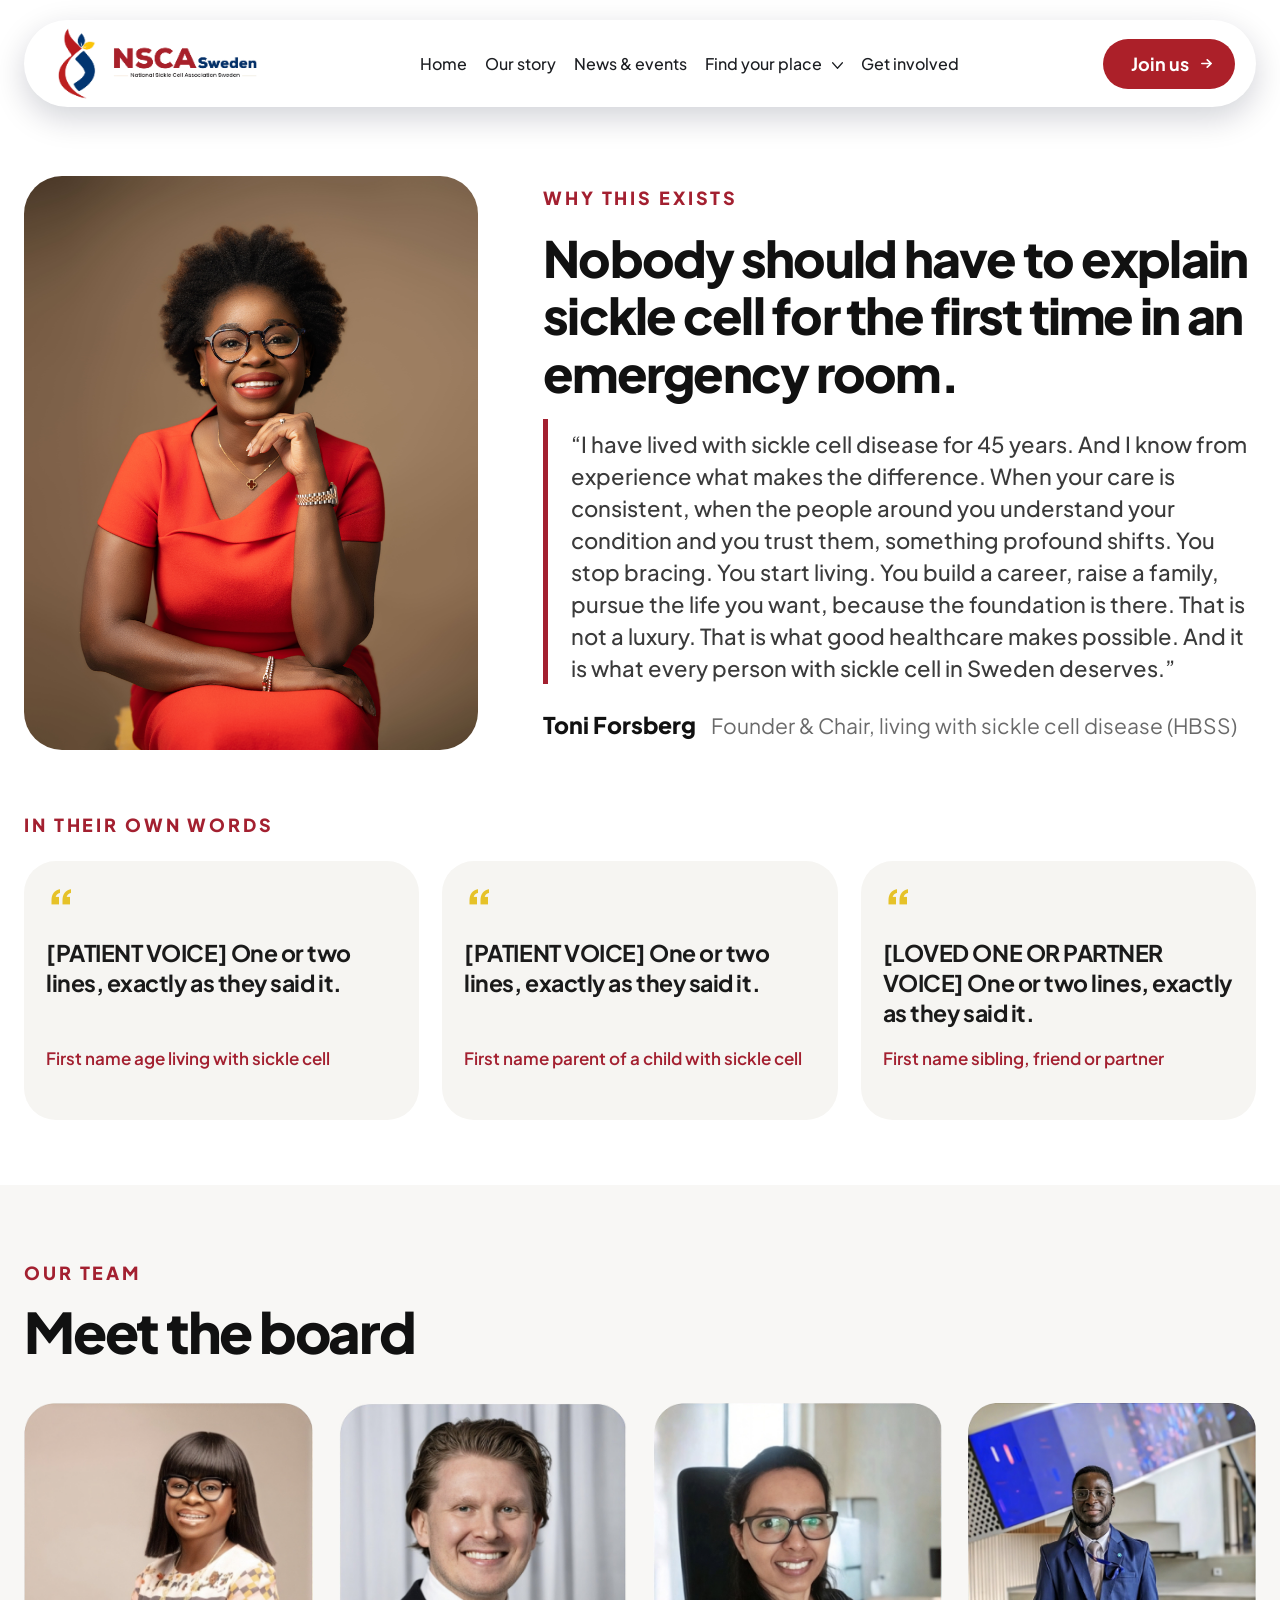
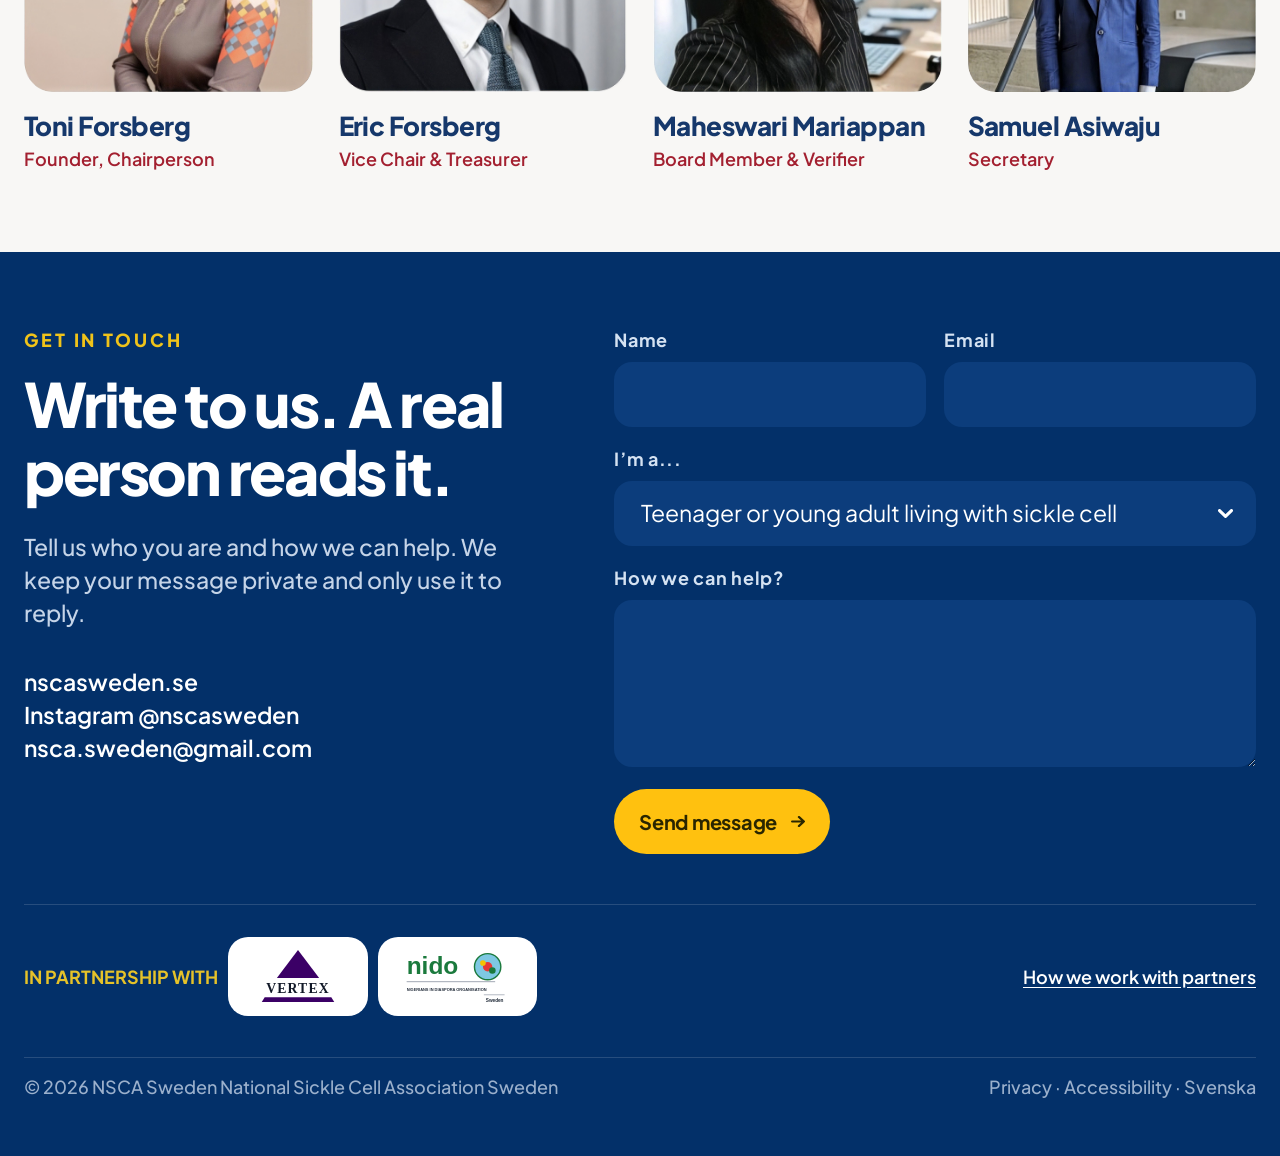
<file: our-story.html>
<!DOCTYPE html>
<html lang="en">

<head>
  <meta charset="UTF-8" />
  <meta name="viewport" content="width=device-width, initial-scale=1.0" />
  <title>Our story &amp; Get involved — NSCA Sweden</title>
  <link rel="preconnect" href="https://fonts.googleapis.com" />
  <link rel="preconnect" href="https://fonts.gstatic.com" crossorigin />
  <link href="https://fonts.googleapis.com/css2?family=Plus+Jakarta+Sans:wght@400;500;600;700;800&display=swap"
    rel="stylesheet" />
  <link href="https://cdn.jsdelivr.net/npm/bootstrap@5.3.3/dist/css/bootstrap.min.css" rel="stylesheet" />
  <link rel="stylesheet" href="css/style.css" />
  <link rel="stylesheet" href="css/responsive.css" />
</head>

<body class="page-our-story">
  <div class="page-nav-wrap" id="top">
    <div class="container-nsca">
      <nav class="nav-primary" id="primaryNav" aria-label="Primary">
        <a class="nav-logo" href="index.html" aria-label="NSCA Sweden home">
          <img src="assets/logo.png" alt="NSCA Sweden" />
        </a>

        <div class="nav-links">
          <a href="index.html">Home </a>
          <a href="our-story.html">Our story </a>
          <a href="news-events.html">News &amp; events</a>
           
          
          <div class="nav-item has-dropdown">
            <button class="nav-link-btn nav-dropdown-toggle" type="button" aria-expanded="false"
              aria-controls="findPlaceMenu" id="findPlaceToggle">
              Find your place
              <img src="assets/chevron.svg" alt="" width="11.5" height="10.75" />
            </button>
            <ul class="nav-dropdown" id="findPlaceMenu" role="list">
              <li><a href="teenagers.html">Teenagers &amp; young adults</a></li>
              <li><a href="adults.html" aria-current="page">Adults</a></li>
              <li><a href="parents.html">Parents &amp; carers</a></li>
              <li><a href="family.html">Family &amp; friends</a></li>
            </ul>
          </div>
          <a href="get-involved.html">Get involved </a> 
        </div>

        <div class="nav-actions">
          <!-- <div class="lang-switch" aria-label="Language">
            <span class="active">EN</span>
            <span class="sep">|</span>
            <a class="inactive" href="#">SV</a>
          </div> -->
          <a class="btn-join" href="membership.html">Join us <img src="assets/arrow-white.svg" alt="" width="11"
              height="9" /></a>
          <button class="nav-toggle" id="navToggle" type="button" aria-label="Toggle menu" aria-expanded="false">
            <svg width="28" height="20" viewBox="0 0 28 20" fill="none" aria-hidden="true">
              <path d="M1 1h26M1 10h26M1 19h26" stroke="#033069" stroke-width="2.5" stroke-linecap="round" />
            </svg>
          </button>
        </div>
      </nav>
    </div>
  </div>

  <!-- STORY -->
  <section class="story" id="story">
    <div class="container-nsca">
      <div class="story-main">
        <div class="story-photo">
          <img src="assets/founder.jpg" alt="A member of NSCA Sweden, seated, wearing a red dress" />
        </div>
        <div class="story-copy">
          <p class="eyebrow">WHY THIS EXISTS</p>
          <h2>Nobody should have to explain sickle cell for the first time in an emergency room.</h2>
          <blockquote class="story-quote">
            <p>“I have lived with sickle cell disease for 45 years. And I know from experience what makes the
              difference. When your care is consistent, when the people around you understand your condition and you
              trust them, something profound shifts. You stop bracing. You start living. You build a career, raise a
              family, pursue the life you want, because the foundation is there. That is not a luxury. That is what good
              healthcare makes possible. And it is what every person with sickle cell in Sweden deserves.”</p>
          </blockquote>
          <div class="story-byline">
            <strong>Toni Forsberg</strong>
            <span>Founder &amp; Chair, living with sickle cell disease (HBSS)</span>
          </div>
        </div>
      </div>

      <div class="voices">
        <p class="eyebrow">IN THEIR OWN WORDS</p>
        <div class="voices-grid">
          <article class="voice-card">
            <div class="q">“</div>
            <p>[PATIENT VOICE] One or two lines, exactly as they said it.</p>
            <div class="who">First name age living with sickle cell</div>
          </article>
          <article class="voice-card">
            <div class="q">“</div>
            <p>[PATIENT VOICE] One or two lines, exactly as they said it.</p>
            <div class="who">First name parent of a child with sickle cell</div>
          </article>
          <article class="voice-card">
            <div class="q">“</div>
            <p>[LOVED ONE OR PARTNER VOICE] One or two lines, exactly as they said it.</p>
            <div class="who">First name sibling, friend or partner</div>
          </article>
        </div>
      </div>
    </div>
  </section>

  <!-- BOARD -->
  <section class="board" id="board">
    <div class="container-nsca">
      <p class="eyebrow">OUR TEAM</p>
      <h2>Meet the board</h2>
      <div class="board-grid">
        <article class="board-card">
          <img src="assets/toni.png" alt="Toni Forsberg" />
          <h3>Toni Forsberg</h3>
          <p>Founder, Chairperson</p>
        </article>
        <article class="board-card">
          <img src="assets/eric.png" alt="Eric Forsberg" />
          <h3>Eric Forsberg</h3>
          <p>Vice Chair &amp; Treasurer</p>
        </article>
        <article class="board-card">
          <img src="assets/maheswari.png" alt="Maheswari Mariappan" />
          <h3>Maheswari Mariappan</h3>
          <p>Board Member &amp; Verifier</p>
        </article>
        <article class="board-card">
          <img src="assets/samuel.png" alt="Samuel Asiwaju" />
          <h3>Samuel Asiwaju</h3>
          <p>Secretary</p>
        </article>
      </div>
    </div>
  </section>

  <footer class="contact" id="contact">
    <div class="container-nsca">
      <div class="contact-grid">
        <div class="contact-copy">
          <p class="eyebrow eyebrow-yellow">GET IN TOUCH</p>
          <h2>Write to us. A real person reads it.</h2>
          <p class="intro">Tell us who you are and how we can help. We keep your message private and only use it to
            reply.</p>
          <p class="details">
            nscasweden.se<br />
            Instagram @nscasweden<br />
            nsca.sweden@gmail.com
          </p>
        </div>

        <form class="contact-form" id="contactForm" novalidate>
        	<input type="hidden" name="access_key" value="e3b05d65-c42a-44a4-8c86-0a41c45560fa">
          <div class="form-field">
            <label for="name">Name</label>
            <input id="name" name="name" type="text" autocomplete="name" required/>
          </div>
          <div class="form-field">
            <label for="email">Email</label>
            <input id="email" name="email" type="email" autocomplete="email" required />
          </div>
          <div class="form-field full">
            <label for="role">I’m a...</label>
            <select id="role" name="role">
              <option>Teenager or young adult living with sickle cell</option>
              <option>Adult living with sickle cell</option>
              <option>Parent or carer</option>
              <option>Family member or friend</option>
              <option>Healthcare professional</option>
              <option>Organisation / partner</option>
            </select>
          </div>
          <div class="form-field full">
            <label for="message">How we can help?</label>
            <textarea id="message" name="message"></textarea>
          </div>
          <div class="form-submit">
            <button class="btn-yellow" type="submit">
              Send message
              <img src="assets/arrow-dark.svg" alt="" width="14" height="12" />
            </button>
          </div>
          <input type="hidden" name="subject" value="New message from NSCA Sweden website">
           <input type="checkbox" name="botcheck" tabindex="-1" autocomplete="off" style="display:none">
        </form>
      </div>

      <div class="footer-partners">
        <div class="partners-left">
          <p class="partners-label">In partnership with</p>
          <a class="partner-badge" href="#" aria-label="Vertex">
            <img src="assets/partner-vertex.svg" alt="Vertex" width="96" height="59" />
          </a>
          <a class="partner-badge" href="#" aria-label="NIDO Sweden">
            <img src="assets/partner-nido.svg" alt="NIDO Sweden" width="120" height="62" />
          </a>
        </div>
        <a class="partner-link" href="index.html#involve">How we work with partners</a>
      </div>

      <div class="footer-bottom">
        <p>© 2026 NSCA Sweden National Sickle Cell Association Sweden</p>
        <p>Privacy · Accessibility · Svenska</p>
      </div>
    </div>
  </footer>

  <script src="https://cdn.jsdelivr.net/npm/bootstrap@5.3.3/dist/js/bootstrap.bundle.min.js"></script>
  <script src="js/main.js"></script>
</body>

</html>
</file>
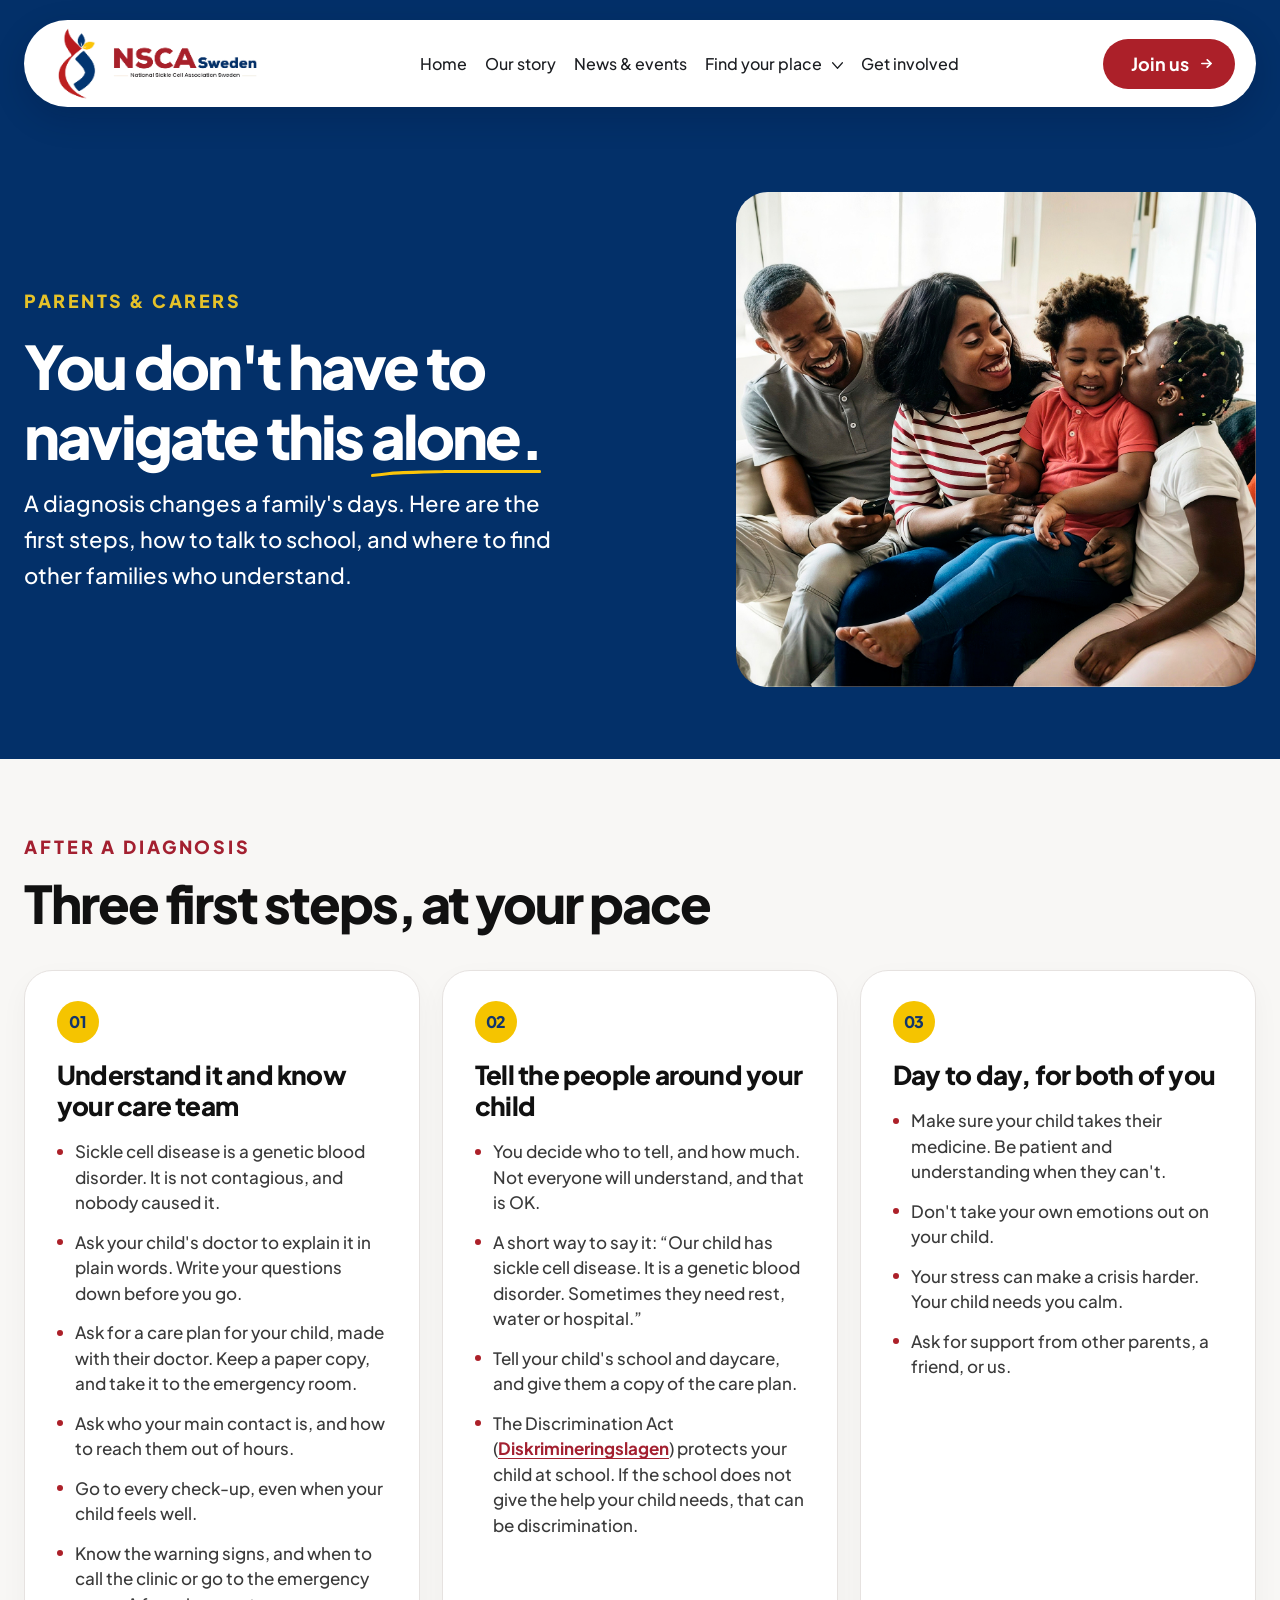
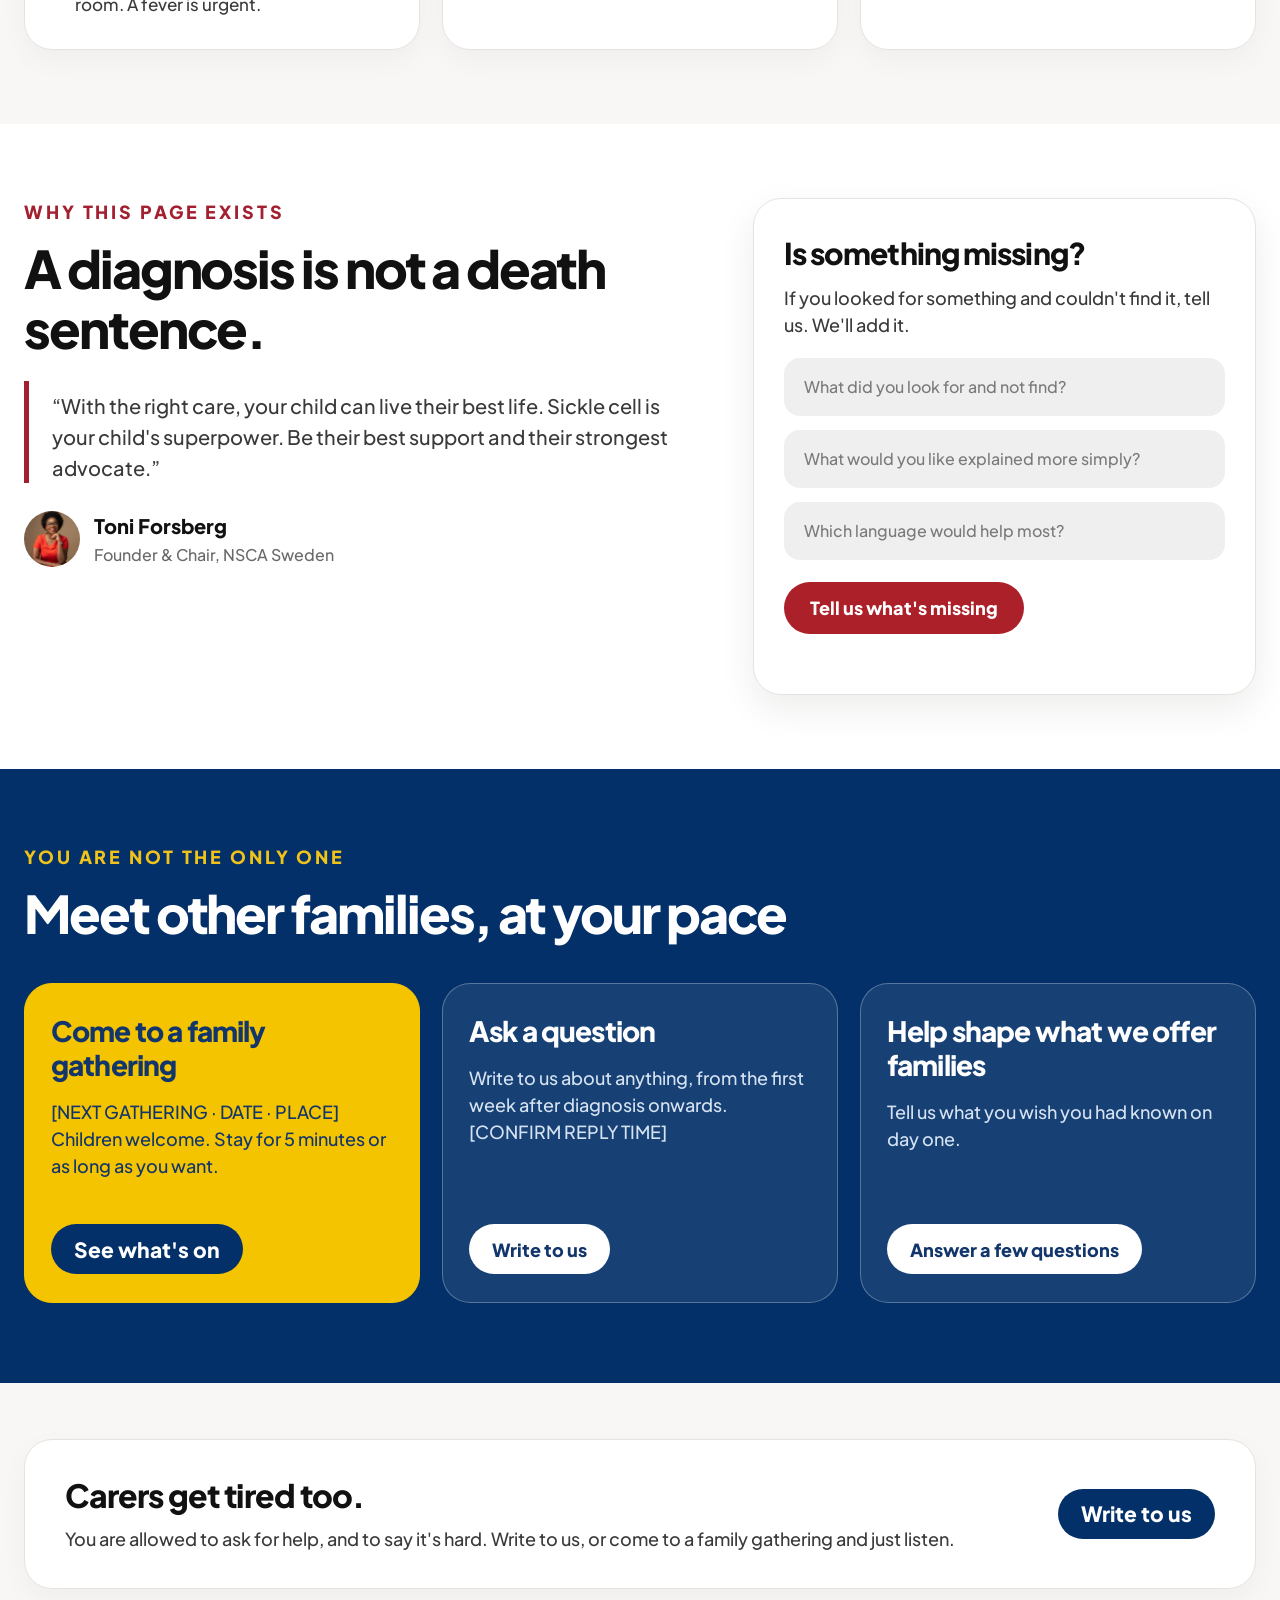
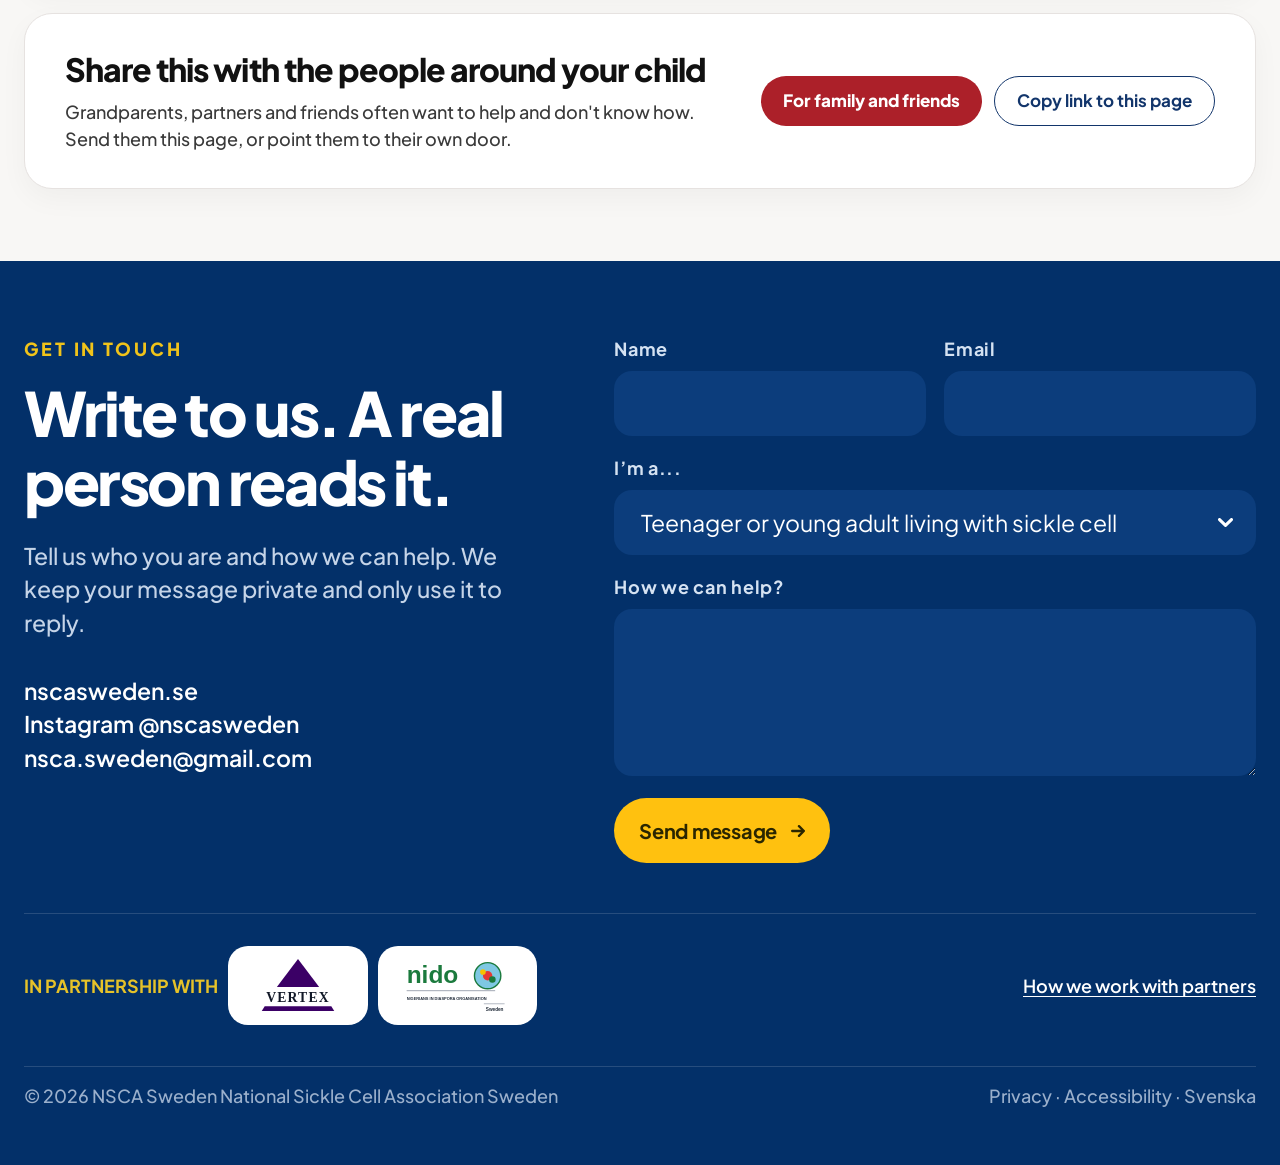
<file: parents.html>
<!DOCTYPE html>
<html lang="en">

<head>
  <meta charset="UTF-8" />
  <meta name="viewport" content="width=device-width, initial-scale=1.0" />
  <title>Parents &amp; carers — NSCA Sweden</title>
  <link rel="preconnect" href="https://fonts.googleapis.com" />
  <link rel="preconnect" href="https://fonts.gstatic.com" crossorigin />
  <link href="https://fonts.googleapis.com/css2?family=Plus+Jakarta+Sans:wght@400;500;600;700;800&display=swap"
    rel="stylesheet" />
  <link href="https://cdn.jsdelivr.net/npm/bootstrap@5.3.3/dist/css/bootstrap.min.css" rel="stylesheet" />
  <link rel="stylesheet" href="css/style.css" />
  <link rel="stylesheet" href="css/responsive.css" />
</head>

<body class="page-parents">
  <header class="hero hero--teen" id="top">
    <div class="container-nsca hero-inner hero-inner--teen">
      <nav class="nav-primary" id="primaryNav" aria-label="Primary">
        <a class="nav-logo" href="index.html" aria-label="NSCA Sweden home">
          <img src="assets/logo.png" alt="NSCA Sweden" />
        </a>

        <div class="nav-links">
          <a href="index.html">Home </a>
          <a href="our-story.html">Our story </a>
          <a href="news-events.html">News &amp; events</a>
           
          
          <div class="nav-item has-dropdown">
            <button class="nav-link-btn nav-dropdown-toggle" type="button" aria-expanded="false"
              aria-controls="findPlaceMenu" id="findPlaceToggle">
              Find your place
              <img src="assets/chevron.svg" alt="" width="11.5" height="10.75" />
            </button>
            <ul class="nav-dropdown" id="findPlaceMenu" role="list">
              <li><a href="teenagers.html">Teenagers &amp; young adults</a></li>
              <li><a href="adults.html" aria-current="page">Adults</a></li>
              <li><a href="parents.html">Parents &amp; carers</a></li>
              <li><a href="family.html">Family &amp; friends</a></li>
            </ul>
          </div>
          <a href="get-involved.html">Get involved </a> 
        </div>

        <div class="nav-actions">
          <!-- <div class="lang-switch" aria-label="Language">
            <span class="active">EN</span>
            <span class="sep">|</span>
            <a class="inactive" href="#">SV</a>
          </div> -->
          <a class="btn-join" href="membership.html">Join us <img src="assets/arrow-white.svg" alt="" width="11"
              height="9" /></a>
          <button class="nav-toggle" id="navToggle" type="button" aria-label="Toggle menu" aria-expanded="false">
            <svg width="28" height="20" viewBox="0 0 28 20" fill="none" aria-hidden="true">
              <path d="M1 1h26M1 10h26M1 19h26" stroke="#033069" stroke-width="2.5" stroke-linecap="round" />
            </svg>
          </button>
        </div>
      </nav>

      <div class="teen-hero">
        <div class="teen-hero-copy">
          <p class="hero-eyebrow">PARENTS &amp; CARERS</p>
          <h1 class="hero-title teen-hero-title">
            You don't have to navigate this <span class="voice-word">alone.<img class="voice-underline"
                src="assets/hero-underline.svg" alt="" width="160" height="5" /></span>
          </h1>
          <p class="hero-lead teen-hero-lead">
            A diagnosis changes a family's days. Here are the first steps, how to talk to school, and where to find
            other families who understand.
          </p>
        </div>

        <div class="teen-hero-media" aria-label="Artwork placeholder">
          <img src="assets/parent-hero.jpg" alt="Parents &amp; carers" width="100%" height="auto" />
        </div>
      </div>
    </div>
  </header>

  <section class="teen-ask section-pad" id="steps">
    <div class="container-nsca">
      <p class="eyebrow">AFTER A DIAGNOSIS</p>
      <h2 class="teen-section-title">Three first steps, at your pace</h2>

      <div class="teen-ask-grid">
        <article class="teen-ask-card">
          <span class="step-badge" aria-hidden="true">01</span>
          <h3>Understand it and know your care team</h3>
          <ul>
            <li>Sickle cell disease is a genetic blood disorder. It is not contagious, and nobody caused it.</li>
            <li>Ask your child's doctor to explain it in plain words. Write your questions down before you go.</li>
            <li>Ask for a care plan for your child, made with their doctor. Keep a paper copy, and take it to the
              emergency room.</li>
            <li>Ask who your main contact is, and how to reach them out of hours.</li>
            <li>Go to every check-up, even when your child feels well.</li>
            <li>Know the warning signs, and when to call the clinic or go to the emergency room. A fever is urgent.</li>
          </ul>
        </article>

        <article class="teen-ask-card">
          <span class="step-badge" aria-hidden="true">02</span>
          <h3>Tell the people around your child</h3>
          <ul>
            <li>You decide who to tell, and how much. Not everyone will understand, and that is OK.</li>
            <li>A short way to say it: “Our child has sickle cell disease. It is a genetic blood disorder. Sometimes
              they need rest, water or hospital.”</li>
            <li>Tell your child's school and daycare, and give them a copy of the care plan.</li>
            <li>The Discrimination Act (<a class="link-red-inline" href="javascript:void(0)">Diskrimineringslagen</a>)
              protects your child at school. If the school does not give the help your child needs, that can be
              discrimination.</li>
          </ul>
        </article>

        <article class="teen-ask-card">
          <span class="step-badge" aria-hidden="true">03</span>
          <h3>Day to day, for both of you</h3>
          <ul>
            <li>Make sure your child takes their medicine. Be patient and understanding when they can't.</li>
            <li>Don't take your own emotions out on your child.</li>
            <li>Your stress can make a crisis harder. Your child needs you calm.</li>
            <li>Ask for support from other parents, a friend, or us.</li>
          </ul>
        </article>
      </div>
    </div>
  </section>

  <section class="teen-story" id="why">
    <div class="container-nsca">
      <div class="teen-story-grid">
        <div class="teen-story-copy">
          <p class="eyebrow">WHY THIS PAGE EXISTS</p>
          <h2 class="teen-section-title">A diagnosis is not a death sentence.</h2>
          <blockquote class="story-quote teen-quote">
            <p>“With the right care, your child can live their best life. Sickle cell is your child's superpower. Be
              their best support and their strongest advocate.”</p>
          </blockquote>
          <div class="teen-byline">
            <img src="assets/founder.jpg" alt="Toni Forsberg" width="56" height="56" />
            <div>
              <strong>Toni Forsberg</strong>
              <span>Founder &amp; Chair, NSCA Sweden</span>
            </div>
          </div>
        </div>

       <form class="teen-missing-card" id="missingForm" novalidate>
          <h3>Is something missing?</h3>
           <input type="hidden" name="access_key" value="270a5036-81a8-4bdb-9252-b4bb3991ef20">
          <p>If you looked for something and couldn't find it, tell us. We'll add it.</p>
          <label class="visually-hidden" for="lookedFor">What did you look for and not find?</label>
          <input id="lookedFor" name="lookedFor" type="text" placeholder="What did you look for and not find?" required/>
          <label class="visually-hidden" for="explainMore">What would you like explained more simply?</label>
          <input id="explainMore" name="explainMore" type="text"
            placeholder="What would you like explained more simply?" />
          <label class="visually-hidden" for="languageHelp">Which language would help most?</label>
          <input id="languageHelp" name="languageHelp" type="text" placeholder="Which language would help most?" required/>
          <button class="btn-pill-red" type="submit">Tell us what's missing</button>
           <input type="hidden" name="subject" value="Tell us what's missing from NSCA Sweden website">
           <input type="checkbox" name="botcheck1" tabindex="-1" autocomplete="off" style="display:none">
        </form>
      </div>
    </div>
  </section>

  <section class="teen-next" id="meet">
    <div class="container-nsca">
      <p class="eyebrow eyebrow-yellow">YOU ARE NOT THE ONLY ONE</p>
      <h2 class="teen-next-title">Meet other families, at your pace</h2>

      <div class="teen-next-grid">
        <article class="teen-next-card is-yellow">
          <h3>Come to a family gathering</h3>
          <p>[NEXT GATHERING · DATE · PLACE] Children welcome. Stay for 5 minutes or as long as you want.</p>
          <div class="cta">
            <a class="btn-pill-navy" href="news-events.html">See what's on</a>
          </div>
        </article>

        <article class="teen-next-card">
          <h3>Ask a question</h3>
          <p>Write to us about anything, from the first week after diagnosis onwards. [CONFIRM REPLY TIME]</p>
          <div class="cta">
            <a class="btn-pill-light" href="#contact">Write to us</a>
          </div>
        </article>

        <article class="teen-next-card">
          <h3>Help shape what we offer families</h3>
          <p>Tell us what you wish you had known on day one.</p>
          <div class="cta">
            <a class="btn-pill-light" href="#why">Answer a few questions</a>
          </div>
        </article>
      </div>
    </div>
  </section>

  <section class="teen-bring parents-carers-bar" id="carers">
    <div class="container-nsca">
      <div class="teen-bring-card">
        <div class="teen-bring-copy">
          <h2>Carers get tired too.</h2>
          <p>You are allowed to ask for help, and to say it's hard. Write to us, or come to a family gathering and just
            listen.</p>
        </div>
        <div class="teen-bring-actions">
          <a class="btn-pill-navy" href="#contact">Write to us</a>
        </div>
      </div>
    </div>
  </section>

  <section class="teen-bring" id="share">
    <div class="container-nsca">
      <div class="teen-bring-card">
        <div class="teen-bring-copy">
          <h2>Share this with the people around your child</h2>
          <p>Grandparents, partners and friends often want to help and don't know how. Send them this page, or point
            them to their own door.</p>
        </div>
        <div class="teen-bring-actions">
          <a class="btn-pill-red" href="family.html">For family and friends</a>
          <button class="btn-outline-navy" type="button" id="copyPageLink">Copy link to this page</button>
        </div>
      </div>
    </div>
  </section>

  <footer class="contact" id="contact">
    <div class="container-nsca">
      <div class="contact-grid">
        <div class="contact-copy">
          <p class="eyebrow eyebrow-yellow">GET IN TOUCH</p>
          <h2>Write to us. A real person reads it.</h2>
          <p class="intro">Tell us who you are and how we can help. We keep your message private and only use it to
            reply.</p>
          <p class="details">
            nscasweden.se<br />
            Instagram @nscasweden<br />
            nsca.sweden@gmail.com
          </p>
        </div>

        <form class="contact-form" id="contactForm" novalidate>
        	<input type="hidden" name="access_key" value="e3b05d65-c42a-44a4-8c86-0a41c45560fa">
          <div class="form-field">
            <label for="name">Name</label>
            <input id="name" name="name" type="text" autocomplete="name" required/>
          </div>
          <div class="form-field">
            <label for="email">Email</label>
            <input id="email" name="email" type="email" autocomplete="email" required />
          </div>
          <div class="form-field full">
            <label for="role">I’m a...</label>
            <select id="role" name="role">
              <option>Teenager or young adult living with sickle cell</option>
              <option>Adult living with sickle cell</option>
              <option>Parent or carer</option>
              <option>Family member or friend</option>
              <option>Healthcare professional</option>
              <option>Organisation / partner</option>
            </select>
          </div>
          <div class="form-field full">
            <label for="message">How we can help?</label>
            <textarea id="message" name="message"></textarea>
          </div>
          <div class="form-submit">
            <button class="btn-yellow" type="submit">
              Send message
              <img src="assets/arrow-dark.svg" alt="" width="14" height="12" />
            </button>
          </div>
          <input type="hidden" name="subject" value="New message from NSCA Sweden website">
           <input type="checkbox" name="botcheck" tabindex="-1" autocomplete="off" style="display:none">
        </form>
      </div>

      <div class="footer-partners">
        <div class="partners-left">
          <p class="partners-label">In partnership with</p>
          <a class="partner-badge" href="#" aria-label="Vertex">
            <img src="assets/partner-vertex.svg" alt="Vertex" width="96" height="59" />
          </a>
          <a class="partner-badge" href="#" aria-label="NIDO Sweden">
            <img src="assets/partner-nido.svg" alt="NIDO Sweden" width="120" height="62" />
          </a>
        </div>
        <a class="partner-link" href="index.html#involve">How we work with partners</a>
      </div>

      <div class="footer-bottom">
        <p>© 2026 NSCA Sweden National Sickle Cell Association Sweden</p>
        <p>Privacy · Accessibility · Svenska</p>
      </div>
    </div>
  </footer>

  <script src="https://cdn.jsdelivr.net/npm/bootstrap@5.3.3/dist/js/bootstrap.bundle.min.js"></script>
  <script src="js/main.js"></script>
</body>

</html>
</file>
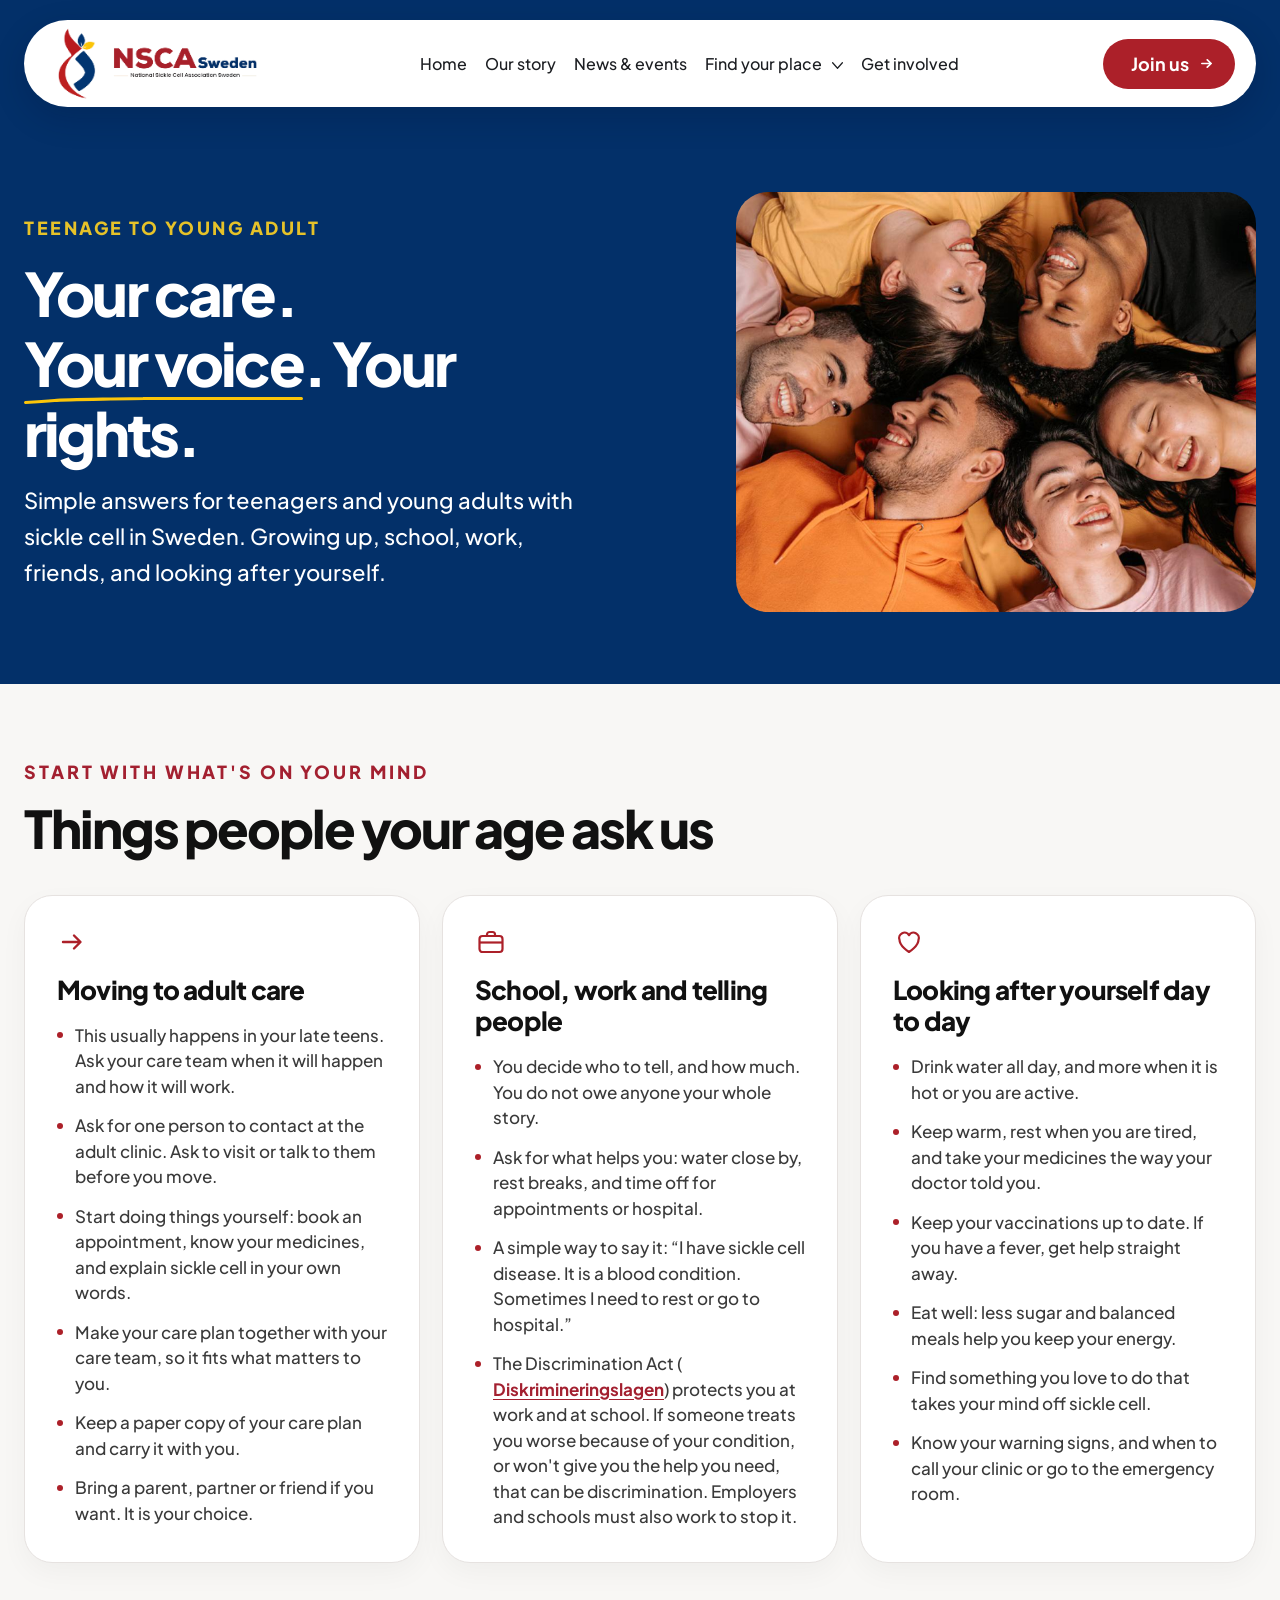
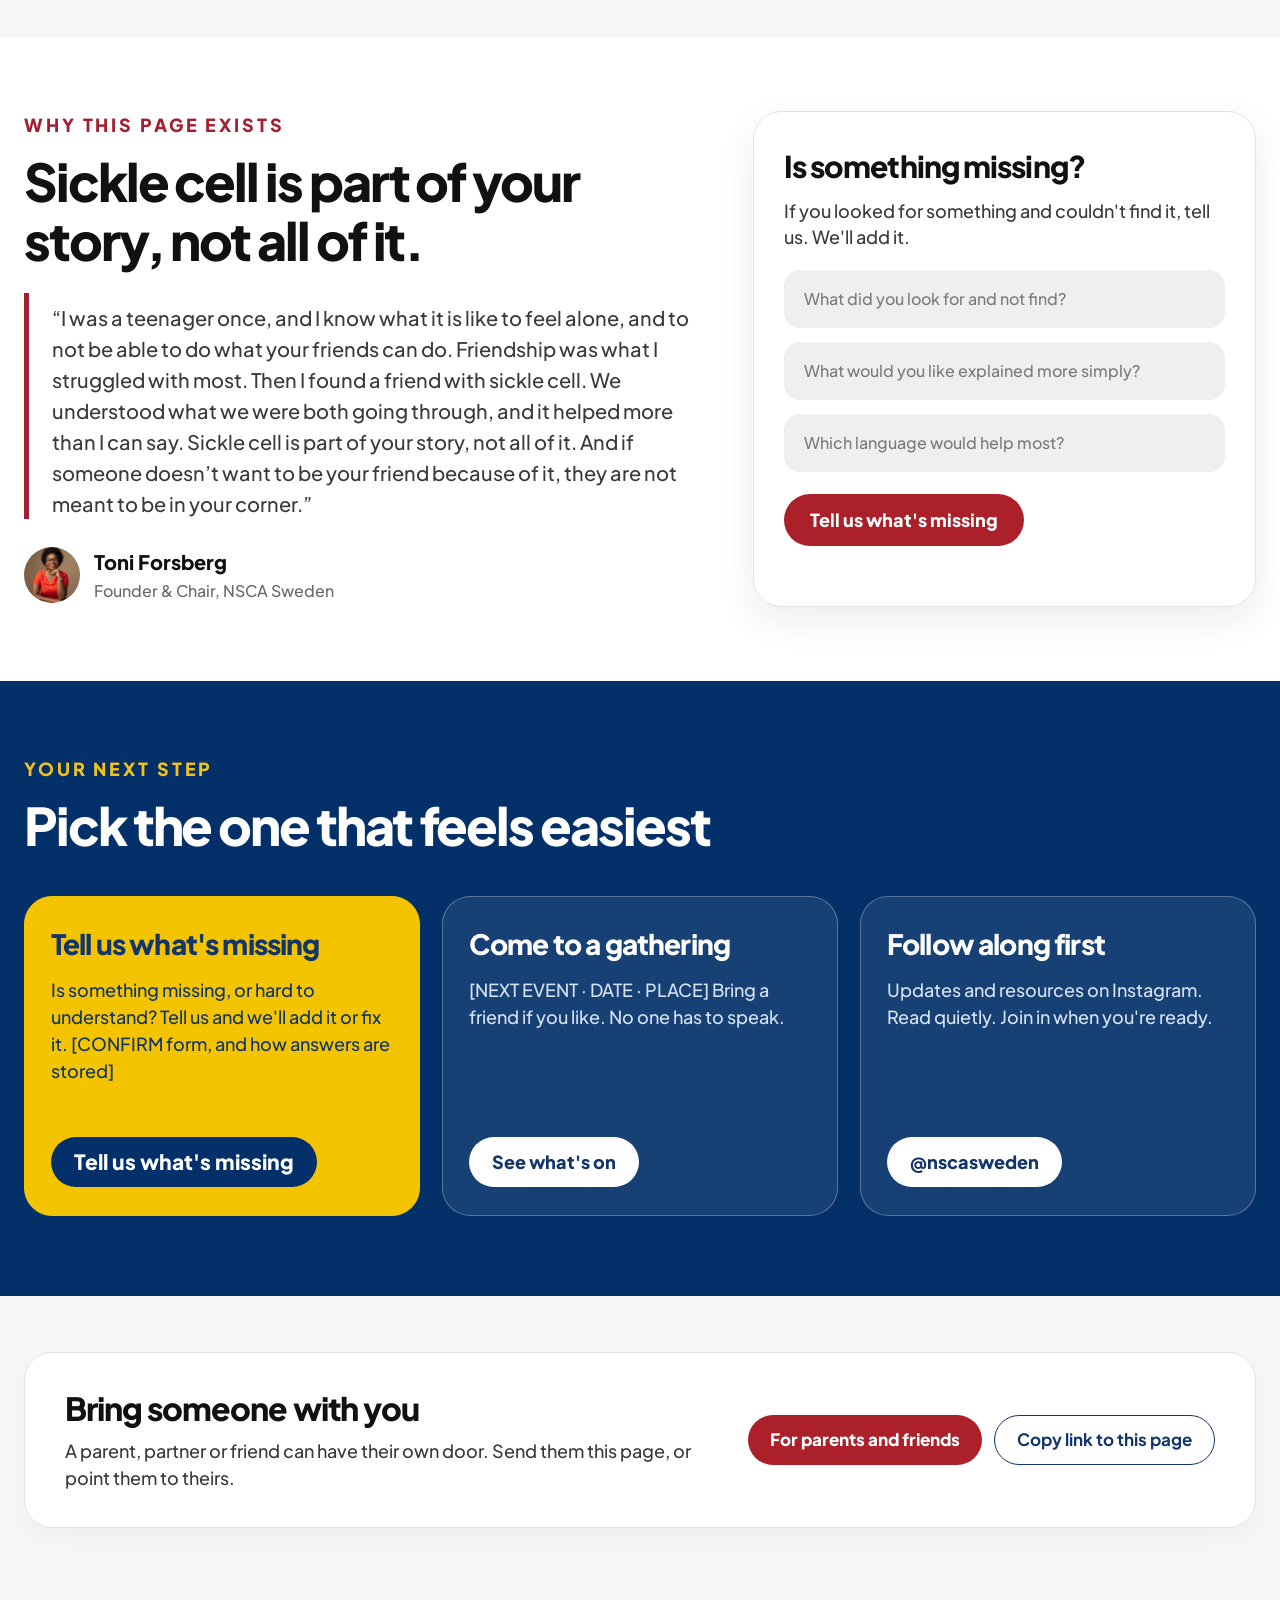
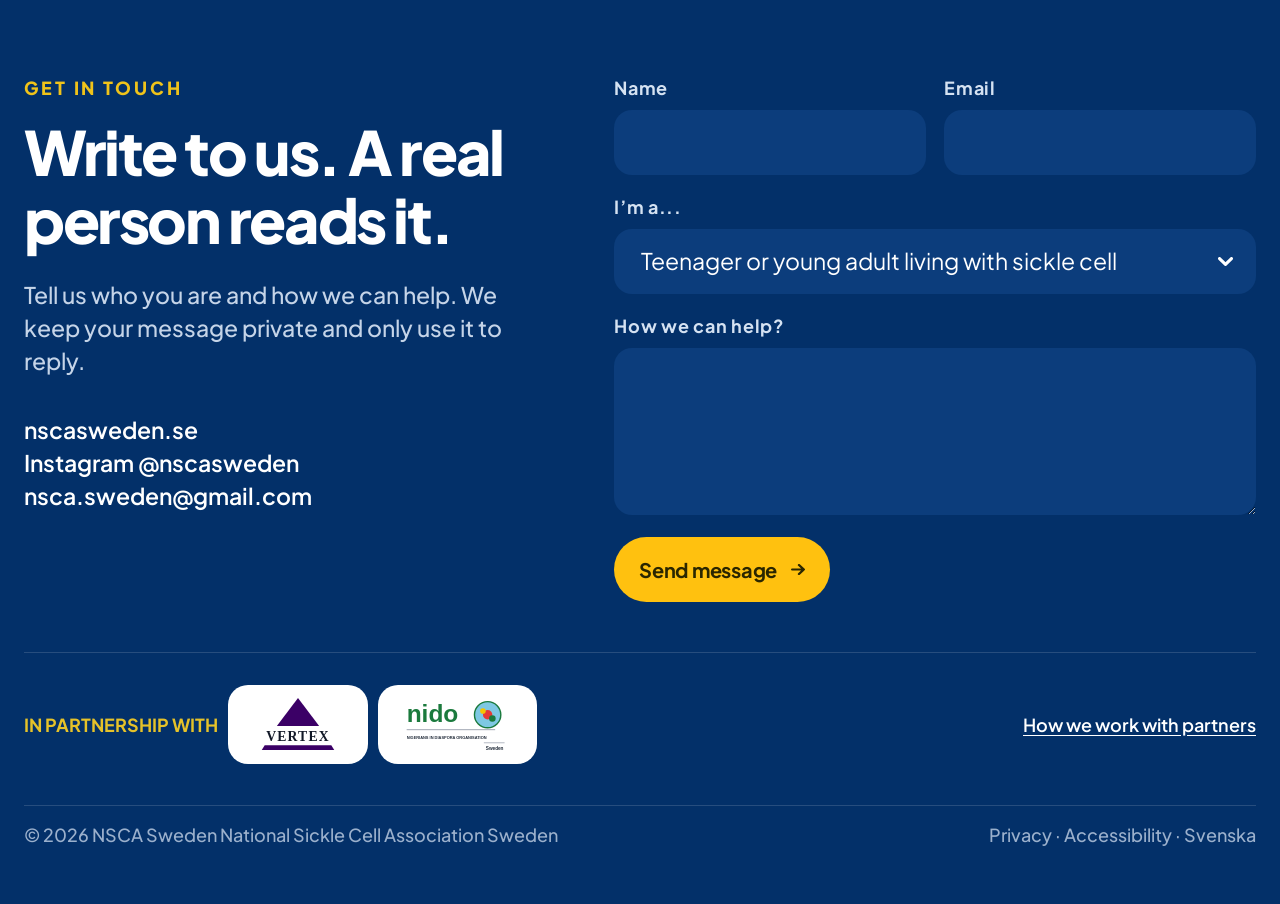
<file: teenagers.html>
<!DOCTYPE html>
<html lang="en">

<head>
  <meta charset="UTF-8" />
  <meta name="viewport" content="width=device-width, initial-scale=1.0" />
  <title>Teenagers &amp; young adults — NSCA Sweden</title>
  <link rel="preconnect" href="https://fonts.googleapis.com" />
  <link rel="preconnect" href="https://fonts.gstatic.com" crossorigin />
  <link href="https://fonts.googleapis.com/css2?family=Plus+Jakarta+Sans:wght@400;500;600;700;800&display=swap"
    rel="stylesheet" />
  <link href="https://cdn.jsdelivr.net/npm/bootstrap@5.3.3/dist/css/bootstrap.min.css" rel="stylesheet" />
  <link rel="stylesheet" href="css/style.css" />
  <link rel="stylesheet" href="css/responsive.css" />
</head>

<body class="page-teen">
  <header class="hero hero--teen" id="top">
    <div class="container-nsca hero-inner hero-inner--teen">
      <nav class="nav-primary" id="primaryNav" aria-label="Primary">
        <a class="nav-logo" href="index.html" aria-label="NSCA Sweden home">
          <img src="assets/logo.png" alt="NSCA Sweden" />
        </a>

        <div class="nav-links">
          <a href="index.html">Home </a>
          <a href="our-story.html">Our story </a>
          <a href="news-events.html">News &amp; events</a>
           
          
          <div class="nav-item has-dropdown">
            <button class="nav-link-btn nav-dropdown-toggle" type="button" aria-expanded="false"
              aria-controls="findPlaceMenu" id="findPlaceToggle">
              Find your place
              <img src="assets/chevron.svg" alt="" width="11.5" height="10.75" />
            </button>
            <ul class="nav-dropdown" id="findPlaceMenu" role="list">
              <li><a href="teenagers.html">Teenagers &amp; young adults</a></li>
              <li><a href="adults.html" aria-current="page">Adults</a></li>
              <li><a href="parents.html">Parents &amp; carers</a></li>
              <li><a href="family.html">Family &amp; friends</a></li>
            </ul>
          </div>
          <a href="get-involved.html">Get involved </a> 
        </div>

        <div class="nav-actions">
          <!-- <div class="lang-switch" aria-label="Language">
            <span class="active">EN</span>
            <span class="sep">|</span>
            <a class="inactive" href="#">SV</a>
          </div> -->
          <a class="btn-join" href="membership.html">Join us <img src="assets/arrow-white.svg" alt="" width="11"
              height="9" /></a>
          <button class="nav-toggle" id="navToggle" type="button" aria-label="Toggle menu" aria-expanded="false">
            <svg width="28" height="20" viewBox="0 0 28 20" fill="none" aria-hidden="true">
              <path d="M1 1h26M1 10h26M1 19h26" stroke="#033069" stroke-width="2.5" stroke-linecap="round" />
            </svg>
          </button>
        </div>
      </nav>

      <div class="teen-hero">
        <div class="teen-hero-copy">
          <p class="hero-eyebrow">TEENAGE TO YOUNG ADULT</p>
          <h1 class="hero-title teen-hero-title">
            Your care. <br><span class="voice-word">Your voice<img class="voice-underline"
                src="assets/hero-underline.svg" alt="" width="160" height="5" /></span>. Your rights.
          </h1>
          <p class="hero-lead teen-hero-lead">
            Simple answers for teenagers and young adults with sickle cell in Sweden. Growing up, school, work, friends,
            and looking after yourself.
          </p>
        </div>

        <div class="teen-hero-media" aria-label="Artwork placeholder">
          <img src="assets/teen.jpg" alt="Teenagers &amp; young adults" width="100%" height="auto" />
          <!-- <div class="teen-dev-note">
            <p><strong>DEVELOPER NOTE:</strong> Use a stock image placeholder here until the final artwork is ready.
              Final artwork: an animated cartoon of three young friends laughing together, leaning on a wall. Friendly
              flat style in the brand colors (navy, yellow, red), mix of skin tones and styles, ages about 18 to 25.
              Format: looped animated SVG, Lottie or short WebM, under 300 KB, with a still fallback for reduced motion
              settings. Add alt text describing the scene, and check the license. No hospital imagery. Delete this note
              before launch.</p>
          </div> -->
        </div>
      </div>
    </div>
  </header>

  <section class="teen-ask section-pad" id="ask">
    <div class="container-nsca">
      <p class="eyebrow">START WITH WHAT'S ON YOUR MIND</p>
      <h2 class="teen-section-title">Things people your age ask us</h2>

      <div class="teen-ask-grid">
        <article class="teen-ask-card">
          <img class="teen-ask-icon" src="assets/icon-arrow-card.svg" alt="" width="32" height="32" />
          <h3>Moving to adult care</h3>
          <ul>
            <li>This usually happens in your late teens. Ask your care team when it will happen and how it will work.
            </li>
            <li>Ask for one person to contact at the adult clinic. Ask to visit or talk to them before you move.</li>
            <li>Start doing things yourself: book an appointment, know your medicines, and explain sickle cell in your
              own words.</li>
            <li>Make your care plan together with your care team, so it fits what matters to you.</li>
            <li>Keep a paper copy of your care plan and carry it with you.</li>
            <li>Bring a parent, partner or friend if you want. It is your choice.</li>
          </ul>
        </article>

        <article class="teen-ask-card">
          <img class="teen-ask-icon" src="assets/icon-briefcase.svg" alt="" width="32" height="32" />
          <h3>School, work and telling people</h3>
          <ul>
            <li>You decide who to tell, and how much. You do not owe anyone your whole story.</li>
            <li>Ask for what helps you: water close by, rest breaks, and time off for appointments or hospital.</li>
            <li>A simple way to say it: “I have sickle cell disease. It is a blood condition. Sometimes I need to rest
              or go to hospital.”</li>
            <li>The Discrimination Act (<a class="link-red-inline" href="javascript:void(0)">
                Diskrimineringslagen</a>) protects you at work and at school. If someone
              treats you worse because of your condition, or won't give you the help you need, that can be
              discrimination. Employers and schools must also work to stop it.</li>
          </ul>
        </article>

        <article class="teen-ask-card">
          <img class="teen-ask-icon" src="assets/icon-heart.svg" alt="" width="32" height="32" />
          <h3>Looking after yourself day to day</h3>
          <ul>
            <li>Drink water all day, and more when it is hot or you are active.</li>
            <li>Keep warm, rest when you are tired, and take your medicines the way your doctor told you.</li>
            <li>Keep your vaccinations up to date. If you have a fever, get help straight away.</li>
            <li>Eat well: less sugar and balanced meals help you keep your energy.</li>
            <li>Find something you love to do that takes your mind off sickle cell.</li>
            <li>Know your warning signs, and when to call your clinic or go to the emergency room.</li>
          </ul>
        </article>
      </div>
    </div>
  </section>

  <section class="teen-story" id="why">
    <div class="container-nsca">
      <div class="teen-story-grid">
        <div class="teen-story-copy">
          <p class="eyebrow">WHY THIS PAGE EXISTS</p>
          <h2 class="teen-section-title">Sickle cell is part of your story, not all of it.</h2>
          <blockquote class="story-quote teen-quote">
            <p>“I was a teenager once, and I know what it is like to feel alone, and to not be able to do what your
              friends can do. Friendship was what I struggled with most. Then I found a friend with sickle cell. We
              understood what we were both going through, and it helped more than I can say. Sickle cell is part of your
              story, not all of it. And if someone doesn’t want to be your friend because of it, they are not meant to
              be in your corner.”</p>
          </blockquote>
          <div class="teen-byline">
            <img src="assets/founder.jpg" alt="Toni Forsberg" width="56" height="56" />
            <div>
              <strong>Toni Forsberg</strong>
              <span>Founder &amp; Chair, NSCA Sweden</span>
            </div>
          </div>
        </div>

       <form class="teen-missing-card" id="missingForm" novalidate>
          <h3>Is something missing?</h3>
           <input type="hidden" name="access_key" value="270a5036-81a8-4bdb-9252-b4bb3991ef20">
          <p>If you looked for something and couldn't find it, tell us. We'll add it.</p>
          <label class="visually-hidden" for="lookedFor">What did you look for and not find?</label>
          <input id="lookedFor" name="lookedFor" type="text" placeholder="What did you look for and not find?" required/>
          <label class="visually-hidden" for="explainMore">What would you like explained more simply?</label>
          <input id="explainMore" name="explainMore" type="text"
            placeholder="What would you like explained more simply?" />
          <label class="visually-hidden" for="languageHelp">Which language would help most?</label>
          <input id="languageHelp" name="languageHelp" type="text" placeholder="Which language would help most?" required/>
          <button class="btn-pill-red" type="submit">Tell us what's missing</button>
           <input type="hidden" name="subject" value="Tell us what's missing from NSCA Sweden website">
           <input type="checkbox" name="botcheck1" tabindex="-1" autocomplete="off" style="display:none">
        </form>
      </div>
    </div>
  </section>

  <section class="teen-next" id="next">
    <div class="container-nsca">
      <p class="eyebrow eyebrow-yellow">YOUR NEXT STEP</p>
      <h2 class="teen-next-title">Pick the one that feels easiest</h2>

      <div class="teen-next-grid">
        <article class="teen-next-card is-yellow">
          <h3>Tell us what's missing</h3>
          <p>Is something missing, or hard to understand? Tell us and we'll add it or fix it. [CONFIRM form, and how
            answers are stored]</p>
          <div class="cta">
            <a class="btn-pill-navy" href="#why">Tell us what's missing</a>
          </div>
        </article>

        <article class="teen-next-card">
          <h3>Come to a gathering</h3>
          <p>[NEXT EVENT · DATE · PLACE] Bring a friend if you like. No one has to speak.</p>
          <div class="cta">
            <a class="btn-pill-light" href="news-events.html">See what's on</a>
          </div>
        </article>

        <article class="teen-next-card">
          <h3>Follow along first</h3>
          <p>Updates and resources on Instagram. Read quietly. Join in when you're ready.</p>
          <div class="cta">
            <a class="btn-pill-light" href="https://www.instagram.com/nscasweden" target="_blank"
              rel="noopener">@nscasweden</a>
          </div>
        </article>
      </div>
    </div>
  </section>

  <section class="teen-bring" id="bring">
    <div class="container-nsca">
      <div class="teen-bring-card">
        <div class="teen-bring-copy">
          <h2>Bring someone with you</h2>
          <p>A parent, partner or friend can have their own door. Send them this page, or point them to theirs.</p>
        </div>
        <div class="teen-bring-actions">
          <a class="btn-pill-red" href="index.html#audience-parents">For parents and friends</a>
          <button class="btn-outline-navy" type="button" id="copyPageLink">Copy link to this page</button>
        </div>
      </div>
    </div>
  </section>

  <footer class="contact" id="contact">
    <div class="container-nsca">
      <div class="contact-grid">
        <div class="contact-copy">
          <p class="eyebrow eyebrow-yellow">GET IN TOUCH</p>
          <h2>Write to us. A real person reads it.</h2>
          <p class="intro">Tell us who you are and how we can help. We keep your message private and only use it to
            reply.</p>
          <p class="details">
            nscasweden.se<br />
            Instagram @nscasweden<br />
            nsca.sweden@gmail.com
          </p>
        </div>

        <form class="contact-form" id="contactForm" novalidate>
        	<input type="hidden" name="access_key" value="e3b05d65-c42a-44a4-8c86-0a41c45560fa">
          <div class="form-field">
            <label for="name">Name</label>
            <input id="name" name="name" type="text" autocomplete="name" required/>
          </div>
          <div class="form-field">
            <label for="email">Email</label>
            <input id="email" name="email" type="email" autocomplete="email" required />
          </div>
          <div class="form-field full">
            <label for="role">I’m a...</label>
            <select id="role" name="role">
              <option>Teenager or young adult living with sickle cell</option>
              <option>Adult living with sickle cell</option>
              <option>Parent or carer</option>
              <option>Family member or friend</option>
              <option>Healthcare professional</option>
              <option>Organisation / partner</option>
            </select>
          </div>
          <div class="form-field full">
            <label for="message">How we can help?</label>
            <textarea id="message" name="message"></textarea>
          </div>
          <div class="form-submit">
            <button class="btn-yellow" type="submit">
              Send message
              <img src="assets/arrow-dark.svg" alt="" width="14" height="12" />
            </button>
          </div>
          <input type="hidden" name="subject" value="New message from NSCA Sweden website">
           <input type="checkbox" name="botcheck" tabindex="-1" autocomplete="off" style="display:none">
        </form>
      </div>

      <div class="footer-partners">
        <div class="partners-left">
          <p class="partners-label">In partnership with</p>
          <a class="partner-badge" href="#" aria-label="Vertex">
            <img src="assets/partner-vertex.svg" alt="Vertex" width="96" height="59" />
          </a>
          <a class="partner-badge" href="#" aria-label="NIDO Sweden">
            <img src="assets/partner-nido.svg" alt="NIDO Sweden" width="120" height="62" />
          </a>
        </div>
        <a class="partner-link" href="index.html#involve">How we work with partners</a>
      </div>

      <div class="footer-bottom">
        <p>© 2026 NSCA Sweden National Sickle Cell Association Sweden</p>
        <p>Privacy · Accessibility · Svenska</p>
      </div>
    </div>
  </footer>

  <script src="https://cdn.jsdelivr.net/npm/bootstrap@5.3.3/dist/js/bootstrap.bundle.min.js"></script>
  <script src="js/main.js"></script>
</body>

</html>
</file>
<file: css/style.css>
:root {
  --navy: #033069;
  --navy-deep: #12356b;
  --navy-card: #0c3a78;
  --navy-input: #0c3d7c;
  --navy-text: #16386b;
  --red: #ac2029;
  --red-link: #a32030;
  --yellow: #ffc10f;
  --yellow-banner: #f5c400;
  --yellow-soft: #e6c229;
  --yellow-pillars: #f0c31a;
  --cream: #f8f7f5;
  --cream-card: #f6f5f2;
  --cream-news: #f7f6f3;
  --ink: #111;
  --muted: #5e5e5e;
  --muted-2: #4a4a4a;
  --muted-3: #5c5c5c;
  --muted-4: #3a3a3a;
  --muted-5: #6a6a6a;
  --blue-soft: #a9c0de;
  --blue-text: #d5e2f2;
  --blue-muted: #c5d4e8;
  --footer-muted: #9bb0cc;
  --container: 1296px;
  --font: "Plus Jakarta Sans", sans-serif;
}

*,
*::before,
*::after {
  box-sizing: border-box;
}

html {
  scroll-behavior: smooth;
}

body {
  margin: 0;
  font-family: var(--font) !important;
  background: var(--cream);
  color: var(--ink);
  -webkit-font-smoothing: antialiased;
}

h1,
h2,
h3,
h4,
h5,
h6,
p,
a,
button,
input,
select,
textarea,
label {
  font-family: var(--font);
}

a {
  text-decoration: none;
  color: inherit;
}

img {
  max-width: 100%;
  display: block;
}

.container-nsca {
  width: 100%;
  max-width: var(--container);
  margin: 0 auto;
  padding-left: 24px;
  padding-right: 24px;
}

/* ========== HERO / NAV ========== */
.hero {
  background: var(--navy);
  position: relative;
}

.hero-inner {
  position: relative;
  min-height: 922px;
  padding-top: 120px;
  padding-bottom: 60px;
}

.nav-primary {
  display: flex;
  align-items: center;
  gap: 30px;
  background: rgba(255, 255, 255, 1);
  border-radius: 47px;
  padding: 4px 20px 4px 32px;
  box-shadow: 0 11px 32px rgba(0, 10, 40, 0.18);
  width: calc(100% - 48px);
  max-width: 1296px;
  margin: 0 auto;
  position: fixed;
  top: 20px;
  left: 0;
  right: 0;
  z-index: 200;
  border: 1px solid rgba(255, 255, 255, 0.55);
}

.nav-logo {
  width: 201px;
  height: 77px;
  overflow: hidden;
  flex-shrink: 0;
  position: relative;
}

.nav-logo img {
  position: absolute;
  width: 160.6%;
  height: 416.37%;
  max-width: none;
  left: -30.36%;
  top: -158.33%;
}

.nav-links {
  display: flex;
  flex: 1;
  align-items: center;
  justify-content: center;
  gap: 28px;
  padding-left: 18px;
  min-width: 0;
  overflow: visible;
}

.nav-links a,
.nav-link-btn {
  display: inline-flex;
  align-items: center;
  gap: 10px;
  font-weight: 500;
  font-size: 16px;
  color: #1c1e22;
  white-space: nowrap;
  font-family: var(--font);
  background: none;
  border: none;
  padding: 0;
  cursor: pointer;
  line-height: inherit;
}

.nav-links a img,
.nav-link-btn img {
  width: 11.5px;
  height: 10.75px;
  transition: transform 0.2s ease;
  flex-shrink: 0;
}

.nav-item {
  position: relative;
}

.nav-item:hover .nav-dropdown-toggle img,
.nav-item.is-open .nav-dropdown-toggle img,
.nav-dropdown-toggle[aria-expanded="true"] img {
  transform: rotate(180deg);
}

.nav-dropdown {
  list-style: none;
  margin: 0;
  /* top padding = invisible hover bridge (no gap between trigger & menu) */
  padding: 12px 0 10px;
  position: absolute;
  top: 100%;
  left: 50%;
  transform: translateX(-50%);
  min-width: 260px;
  background: transparent;
  border-radius: 0;
  box-shadow: none;
  opacity: 0;
  visibility: hidden;
  pointer-events: none;
  transition: opacity 0.15s ease, visibility 0.15s;
  z-index: 40;
}

.nav-dropdown::before {
  content: "";
  position: absolute;
  top: 12px;
  left: 0;
  right: 0;
  bottom: 0;
  background: #fff;
  border-radius: 18px;
  box-shadow: 0 14px 36px rgba(0, 10, 40, 0.16);
  z-index: -1;
}

.nav-item.is-open .nav-dropdown,
.nav-item:hover .nav-dropdown,
.nav-item:focus-within .nav-dropdown {
  opacity: 1;
  visibility: visible;
  pointer-events: auto;
}

.nav-dropdown li {
  position: relative;
  z-index: 1;
}

.nav-dropdown li a {
  display: block;
  width: 100%;
  padding: 12px 20px;
  font-size: 15px;
  font-weight: 500;
  color: #1c1e22;
  white-space: normal;
  line-height: 1.35;
  border-radius: 0;
  transition: background 0.15s ease, color 0.15s ease;
}

.nav-dropdown li a:hover,
.nav-dropdown li a:focus-visible {
  background: rgba(3, 48, 105, 0.06);
  color: var(--navy);
}

.nav-actions {
  display: flex;
  align-items: center;
  gap: 18px;
  flex-shrink: 0;
}

.lang-switch {
  display: flex;
  align-items: center;
  gap: 12px;
}

.lang-switch .active {
  font-weight: 800;
  font-size: 18px;
  color: #16181c;
}

.lang-switch .sep {
  font-size: 21px;
  color: #c5c8cc;
  font-weight: 400;
}

.lang-switch .inactive {
  font-weight: 500;
  font-size: 18px;
  color: #9aa1a8;
}

.btn-join {
  display: inline-flex;
  align-items: center;
  gap: 12px;
  height: 50px;
  padding: 0 23px 0 28px;
  background: var(--red);
  color: #fff;
  font-weight: 700;
  font-size: 18px;
  border-radius: 28px;
  border: none;
  white-space: nowrap;
}

.btn-join img {
  width: 11px;
  height: 9px;
}

.nav-toggle {
  display: none;
  background: transparent;
  border: none;
  padding: 8px;
}

.hero-content {
  display: flex;
  align-items: center;
  justify-content: space-between;
  gap: 40px;
  margin-top: 96px;
  padding-top: 0;
}

.hero-copy {
  width: 100%;
  max-width: 643px;
  display: flex;
  flex-direction: column;
  gap: 17px;
}

.hero-eyebrow {
  font-weight: 800;
  font-size: 18px;
  letter-spacing: 2.52px;
  color: var(--yellow-soft);
  margin: 0 0 17px;
}

.hero-title {
  font-weight: 800;
  font-size: 60px;
  line-height: 70px;
  letter-spacing: -2.814px;
  color: #fff;
  margin: 0 0 14px;
  max-width: 640px;
}

.hero-underline {
  width: 379px;
  max-width: 100%;
  height: 5px;
  margin-bottom: 17px;
}

.hero-underline img {
  width: 100%;
  height: auto;
}

.hero-lead {
  font-weight: 500;
  font-size: 22px;
  line-height: 36px;
  color: #fff;
  margin: 0;
  width: 100%;
  max-width: 635px;
}

.hero-ctas {
  display: flex;
  flex-wrap: wrap;
  gap: 23px;
  align-items: center;
  margin-top: 36px;
}

.btn-yellow {
  display: inline-flex;
  align-items: center;
  justify-content: center;
  gap: 14px;
  height: 65px;
  padding: 0 25px;
  background: var(--yellow);
  color: #2a2600;
  font-weight: 700;
  font-size: 20px;
  letter-spacing: -0.25px;
  border-radius: 999px;
  border: none;
}

.btn-yellow img {
  width: 13.8px;
  height: 11.5px;
}

.btn-outline-light {
  display: inline-flex;
  align-items: center;
  justify-content: center;
  height: 65px;
  padding: 0 28px;
  border: 2px solid rgba(255, 255, 255, 0.92);
  color: #fff;
  font-weight: 700;
  font-size: 20px;
  letter-spacing: -0.25px;
  border-radius: 999px;
  background: transparent;
}

.hero-note {
  font-weight: 500;
  font-size: 17px;
  line-height: 25px;
  color: var(--blue-soft);
  margin: 0;
}

.hero-media {
  width: 572px;
  max-width: 100%;
  height: 461px;
  border-radius: 38px;
  overflow: hidden;
  position: relative;
  flex-shrink: 0;
}

.hero-media img,
.hero-media-video {
  position: absolute;
  inset: 0;
  width: 100%;
  height: 100%;
  max-width: none;
  object-fit: cover;
  display: block;
}

/* ========== SECTION COMMON ========== */
.section-pad {
  padding-top: 86px;
  padding-bottom: 72px;
}

.section-title {
  font-weight: 800;
  font-size: 52px;
  line-height: 59.8px;
  letter-spacing: -2.08px;
  color: var(--ink);
  margin: 0 0 15px;
}

.section-lead {
  font-weight: 500;
  font-size: 22px;
  line-height: 31.9px;
  color: var(--muted);
  margin: 0;
  max-width: 760px;
}

.eyebrow {
  font-weight: 800;
  font-size: 18px;
  letter-spacing: 2.88px;
  color: var(--red-link);
  margin: 0;
}

.eyebrow-yellow {
  color: var(--yellow-pillars);
}

.eyebrow-center {
  text-align: center;
}

.link-red {
  display: inline-flex;
  align-items: center;
  gap: 8px;
  font-weight: 800;
  font-size: 18px;
  color: var(--red-link);
}

.link-navy-underline {
  font-weight: 700;
  font-size: 18px;
  color: var(--navy-text);
  text-decoration: underline;
  text-underline-position: from-font;
}

/* ========== DISEASE ========== */
.disease-grid {
  display: grid;
  grid-template-columns: 1fr 1fr;
  gap: 22px;
  margin-top: 21px;
}

.disease-card {
  background: #fff;
  border-radius: 28px;
  box-shadow: 0 10px 28px rgba(30, 24, 18, 0.04);
  padding: 32px;
}

.disease-card h3 {
  font-weight: 800;
  font-size: 26px;
  letter-spacing: -0.78px;
  color: var(--navy-text);
  margin: 0 0 8px;
}

.disease-card p {
  font-weight: 500;
  font-size: 18px;
  line-height: 26.1px;
  color: var(--muted-4);
  margin: 0;
}

.disease-fig {
  width: 100%;
  display: flex;
  justify-content: center;
  margin: 8px 0 9px;
}

.disease-fig img {
  width: 100%;
  max-width: 524px;
  height: auto;
}

.disease-fig--cells img {
  max-width: 572px;
}

.disease-links {
  display: flex;
  flex-wrap: wrap;
  gap: 28px;
  align-items: center;
  margin-top: 13px;
}

.disease-links .link-red img {
  width: 18px;
  height: 18px;
}

/* ========== AUDIENCE ========== */
.audience {
  padding-bottom: 83px;
  padding-top: 40px;
}

.audience-head {
  text-align: center;
  position: relative;
}

.audience-title-wrap {
  display: flex;
  justify-content: center;
  margin: 18px 0 0;
}

.audience-title {
  font-weight: 800;
  font-size: 58px;
  line-height: 66.7px;
  letter-spacing: -2.32px;
  color: var(--ink);
  margin: 0;
  text-align: center;
}

.audience-title .for-word {
  position: relative;
  display: inline-block;
}

.audience-underline {
  position: absolute;
  left: 50%;
  transform: translateX(-50%);
  bottom: -6px;
  width: 106.5px;
  height: auto;
  pointer-events: none;
}

.audience-lead {
  font-weight: 500;
  font-size: 25px;
  line-height: 34px;
  color: var(--muted-2);
  text-align: center;
  max-width: 727px;
  margin: 18px auto 0;
}

.audience-grid {
  display: grid;
  grid-template-columns: repeat(4, 1fr);
  gap: 30px;
  margin-top: 32px;
}

.audience-card {
  background: #fff;
  border-radius: 32px;
  box-shadow: 0 14px 32px rgba(30, 24, 18, 0.04);
  padding: 30px 18px 28px;
  min-height: 422px;
  display: flex;
  flex-direction: column;
  scroll-margin-top: 24px;
}

.audience-card .icon {
  width: 38px;
  height: 38px;
}

.audience-card .label {
  font-weight: 600;
  font-size: 16px;
  letter-spacing: -0.17px;
  color: var(--muted-3);
  margin: 14px 0 0;
  line-height: 22.1px;
}

.audience-card h3 {
  font-weight: 800;
  font-size: 27px;
  line-height: 31px;
  letter-spacing: -1.08px;
  color: var(--ink);
  margin: 13px 0 0;
}

.audience-card p {
  font-weight: 500;
  font-size: 17px;
  line-height: 22.1px;
  letter-spacing: -0.17px;
  color: var(--muted-3);
  margin: 14px 0 0;
}

.audience-card .start {
  margin-top: auto;
  padding-top: 40px;
  display: inline-flex;
  align-items: center;
  gap: 9px;
  font-weight: 800;
  font-size: 21px;
  color: var(--red-link);
}

.audience-card .start img {
  width: 23px;
  height: 23px;
}

.blood-banner {
  background: var(--yellow-banner);
  border-radius: 32px;
  padding: 58px 48px 36px;
  margin-top: 28px;
}

.blood-banner-top {
  display: flex;
  align-items: center;
  justify-content: space-between;
  gap: 24px;
  flex-wrap: wrap;
}

.blood-banner .label {
  font-weight: 700;
  font-size: 15px;
  letter-spacing: 2.4px;
  color: var(--navy-deep);
  margin: 0 0 14px;
}

.blood-banner h3 {
  font-weight: 800;
  font-size: 38px;
  line-height: 44px;
  letter-spacing: -1.2px;
  color: var(--navy-deep);
  margin: 0;
  max-width: 660px;
}

.blood-banner-actions {
  display: flex;
  flex-wrap: wrap;
  gap: 14px;
  justify-content: end;
}

.btn-navy {
  display: inline-flex;
  align-items: center;
  justify-content: center;
  height: 56px;
  padding: 0 28px;
  background: var(--navy-deep);
  border: 1px solid var(--navy-deep);
  color: #fff;
  font-weight: 700;
  font-size: 20px;
  border-radius: 999px;
}

.btn-outline-navy {
  display: inline-flex;
  align-items: center;
  justify-content: center;
  height: 56px;
  padding: 0 28px;
  background: transparent;
  border: 1px solid var(--navy-deep);
  color: var(--navy-deep);
  font-weight: 700;
  font-size: 20px;
  border-radius: 999px;
}

.blood-banner-copy {
  font-weight: 500;
  font-size: 20px;
  line-height: 29px;
  color: var(--navy-deep);
  margin: 18px 0 0;
  max-width: 860px;
}

/* ========== STORY ========== */
.story {
  background: #fff;
  padding: 97px 0 65px;
}

.story-main {
  display: flex;
  gap: 65px;
  align-items: center;
}

.story-photo {
  width: 454px;
  max-width: 100%;
  height: 574px;
  border-radius: 38px;
  overflow: hidden;
  flex-shrink: 0;
}

.story-photo img {
  width: 100%;
  height: 100%;
  object-fit: cover;
  object-position: bottom;
}

.story-copy {
  flex: 1;
  min-width: 0;
}

.story-copy h2 {
  font-weight: 800;
  font-size: 50px;
  line-height: 57.5px;
  letter-spacing: -1.75px;
  color: var(--ink);
  margin: 18px 0 0;
  max-width: 730px;
}

.story-quote {
  margin: 18px 0 0;
  padding: 9px 0 0 23px;
  border-left: 5px solid var(--red-link);
}

.story-quote p {
  font-weight: 500;
  font-size: 22px;
  line-height: 32px;
  color: var(--muted-4);
  margin: 0;
  max-width: 717px;
}

.story-byline {
  display: flex;
  flex-wrap: wrap;
  gap: 15px;
  align-items: center;
  margin-top: 24px;
}

.story-byline strong {
  font-weight: 800;
  font-size: 23px;
  color: var(--ink);
}

.story-byline span {
  font-weight: 400;
  font-size: 21px;
  color: var(--muted-5);
}

.voices {
  margin-top: 61px;
}

.voices-grid {
  display: grid;
  grid-template-columns: repeat(3, 1fr);
  gap: 23px;
  margin-top: 23px;
}

.voice-card {
  background: var(--cream-card);
  border-radius: 32px;
  padding: 27px 22px 49px;
  min-height: 259px;
  display: flex;
  flex-direction: column;
}

.voice-card .q {
  font-weight: 800;
  font-size: 50px;
  line-height: 38px;
  color: var(--yellow-soft);
}

.voice-card p {
  font-weight: 700;
  font-size: 23px;
  line-height: 29.9px;
  letter-spacing: -0.46px;
  color: #1a1a1a;
  margin: 12px 0 0;
  flex: 1;
}

.voice-card .who {
  font-weight: 600;
  font-size: 17px;
  color: var(--red-link);
  margin-top: 16px;
}

/* ========== BOARD ========== */
.board {
  padding: 74px 0 80px;
}

.board h2 {
  font-weight: 800;
  font-size: 56px;
  line-height: 64.4px;
  letter-spacing: -2.24px;
  margin: 13px 0 0;
}

.board-grid {
  display: grid;
  grid-template-columns: repeat(4, 1fr);
  gap: 26px;
  margin-top: 40px;
}

.board-card img {
  width: 100%;
  aspect-ratio: 1;
  object-fit: cover;
  border-radius: 28px;
}

.board-card h3 {
  font-weight: 800;
  font-size: 26px;
  letter-spacing: -0.52px;
  color: var(--navy-text);
  margin: 18px 0 4px;
}

.board-card p {
  font-weight: 600;
  font-size: 18px;
  color: var(--red-link);
  margin: 0;
}

/* ========== PILLARS ========== */
.pillars {
  background: var(--navy);
  padding: 74px 0 83px;
  position: relative;
}

.pillars h2 {
  font-weight: 800;
  font-size: 61px;
  line-height: 68.32px;
  letter-spacing: -2.44px;
  color: #fff;
  margin: 17px 0 0;
  max-width: 788px;
}

.pillars-underline {
  width: 346px;
  max-width: 100%;
  height: 7px;
  margin: 4px 0 0;
}

.pillars-grid {
  display: grid;
  grid-template-columns: repeat(3, 1fr);
  gap: 23px;
  margin-top: 40px;
}

.pillar-card {
  background: var(--navy-card);
  border: 1px solid rgba(255, 255, 255, 0.08);
  border-radius: 32px;
  padding: 32px 28px 70px;
  min-height: 343px;
}

.pillar-card .icon {
  width: 64px;
  height: 64px;
}

.pillar-card h3 {
  font-weight: 700;
  font-size: 30px;
  letter-spacing: -0.9px;
  color: #fff;
  margin: 23px 0 0;
}

.pillar-card p {
  font-weight: 500;
  font-size: 22px;
  line-height: 30.8px;
  color: var(--blue-text);
  margin: 13px 0 0;
}

/* ========== GET INVOLVED ========== */
.involve {
  padding: 83px 0 93px;
}

.involve h2 {
  font-weight: 800;
  font-size: 56px;
  line-height: 64.4px;
  letter-spacing: -2.24px;
  text-align: center;
  margin: 18px auto 0;
  max-width: 920px;
}

.involve-grid {
  display: grid;
  grid-template-columns: repeat(4, 1fr);
  gap: 22px;
  margin-top: 48px;
}

.involve-card {
  background: #fff;
  border-radius: 28px;
  box-shadow: 0 10px 28px rgba(30, 24, 18, 0.04);
  padding: 31px 26px 28px;
  min-height: 380px;
  display: flex;
  flex-direction: column;
}

.involve-card.is-yellow {
  background: var(--yellow-banner);
}

.involve-card h3 {
  font-weight: 700;
  font-size: 30px;
  line-height: 34.5px;
  letter-spacing: -0.9px;
  color: var(--ink);
  margin: 0;
}

.involve-card.is-yellow h3 {
  color: var(--navy-deep);
}

.involve-card p {
  font-weight: 500;
  font-size: 18px;
  line-height: 25.2px;
  color: var(--muted-4);
  margin: 14px 0 0;
}

.involve-card.is-yellow p {
  color: var(--navy-deep);
}

.involve-card .cta {
  margin-top: auto;
  padding-top: 40px;
}

.btn-pill-navy,
.btn-pill-red {
  display: inline-flex;
  align-items: center;
  height: 50px;
  padding: 0 23px;
  border-radius: 999px;
  font-weight: 800;
  font-size: 21px;
  color: #fff;
  border: none;
}

.btn-pill-navy {
  background: var(--navy);
}

.btn-pill-red {
  background: var(--red);
}

/* ========== NEWS ========== */
.news {
  background: #fff;
  padding: 74px 0 83px;
}

.news h2 {
  font-weight: 800;
  font-size: 56px;
  line-height: 64.4px;
  letter-spacing: -2.24px;
  margin: 18px 0 0;
}

.news-layout {
  display: grid;
  grid-template-columns: 1fr 1fr;
  gap: 24px;
  margin-top: 38px;
}

.news-featured {
  background: var(--cream-news);
  border-radius: 32px;
  overflow: hidden;
}

.news-featured-media {
  height: 578px;
  position: relative;
  overflow: hidden;
}

.news-featured-media img {
  position: absolute;
  width: 100%;
  height: 110.03%;
  max-width: none;
  left: 0.16%;
  top: -10.01%;
  object-fit: cover;
}

.news-featured-body {
  padding: 35px 27px 27px;
}

.news-meta {
  font-weight: 600;
  font-size: 16px;
  letter-spacing: -0.17px;
  line-height: 22.1px;
  color: var(--muted-3);
  margin: 0;
}

.news-featured-body h3,
.news-side-card h3 {
  font-weight: 700;
  font-size: 30px;
  letter-spacing: -0.9px;
  color: var(--ink);
  margin: 9px 0 0;
}

.news-featured-body p,
.news-side-card p {
  font-weight: 500;
  font-size: 21px;
  line-height: 28px;
  color: var(--muted-2);
  margin: 8px 0 0;
}

.btn-rsvp {
  display: inline-flex;
  align-items: center;
  margin-top: 16px;
  padding: 11.5px 23px;
  background: var(--red);
  color: #fff;
  font-weight: 800;
  font-size: 21px;
  border-radius: 999px;
  line-height: normal;
}

.news-side {
  display: flex;
  flex-direction: column;
  gap: 18px;
}

.news-side-card {
  background: var(--cream-news);
  border-radius: 32px;
  padding: 27px;
  display: flex;
  gap: 18px;
}

.news-side-card .thumb {
  width: 120px;
  height: 165px;
  border-radius: 18px;
  overflow: hidden;
  flex-shrink: 0;
  position: relative;
}

.news-side-card .thumb img {
  position: absolute;
  width: 100%;
  height: 123.08%;
  max-width: none;
  left: 0;
  top: -11.54%;
  object-fit: cover;
}

.news-side-card.is-text-only {
  display: block;
}

/* ========== RESOURCES ========== */
.resources {
  padding: 74px 0 83px;
}

.resources h2 {
  font-weight: 800;
  font-size: 56px;
  line-height: 64.4px;
  letter-spacing: -2.24px;
  text-align: center;
  margin: 18px 0 0;
}

.resources-grid {
  display: grid;
  grid-template-columns: repeat(4, 1fr);
  gap: 23px;
  margin-top: 38px;
}

.resource-card {
  background: #fff;
  border-radius: 32px;
  box-shadow: 0 14px 32px rgba(30, 24, 18, 0.04);
  padding: 44px 27px 27px;
  min-height: 273px;
  display: flex;
  flex-direction: column;
}

.resource-card .tag {
  font-weight: 800;
  font-size: 13px;
  letter-spacing: 0.585px;
  color: var(--red-link);
  margin: 0;
  text-transform: uppercase;
}

.resource-card h3 {
  font-weight: 700;
  font-size: 27px;
  line-height: 35px;
  letter-spacing: -0.84px;
  color: var(--ink);
  margin: 18px 0 0;
}

.resource-card .more {
  margin-top: auto;
  padding-top: 36px;
  display: inline-flex;
  align-items: center;
  gap: 9px;
  font-weight: 800;
  font-size: 21px;
  color: var(--red-link);
}

.resource-card .more img {
  width: 23px;
  height: 23px;
}

/* ========== FAQ ========== */
.faq {
  padding: 74px 0 83px;
  background: var(--cream);
}

.faq h2 {
  font-weight: 800;
  font-size: 56px;
  line-height: 64.4px;
  letter-spacing: -2.24px;
  text-align: center;
  margin: 18px 0 38px;
}

.faq-container {
  display: flex;
  flex-direction: column;
  gap: 16px;
  max-width: 1000px;
  margin: 0 auto;
}

.faq-item {
  background: #fff;
  border: 1px solid #e0e0e0;
  border-radius: 16px;
  padding: 0;
  list-style: none;
  cursor: pointer;
  transition: all 0.3s ease;
}

.faq-item:hover {
  box-shadow: 0 4px 12px rgba(30, 24, 18, 0.08);
}

.faq-item[open] {
  background: #fff;
  border-color: var(--navy);
}

.faq-question {
  font-weight: 700;
  font-size: 18px;
  line-height: 26px;
  letter-spacing: -0.56px;
  color: var(--navy);
  margin: 0;
  padding: 24px;
  display: flex;
  justify-content: space-between;
  align-items: center;
  user-select: none;
  list-style: none;
  cursor: pointer;
}

.faq-question::-webkit-details-marker {
  display: none;
}

.faq-question::after {
  content: "+";
  font-weight: 300;
  font-size: 28px;
  transition: transform 0.3s ease;
  margin-left: 12px;
  flex-shrink: 0;
  color: var(--red);
}

.faq-item[open] .faq-question::after {
  transform: rotate(45deg);
}

.faq-answer {
  padding: 0 24px 24px 24px;
  animation: slideDown 0.3s ease;
}

.faq-answer p {
  font-weight: 400;
  font-size: 16px;
  line-height: 24px;
  color: var(--muted-2);
  margin: 0;
}

@keyframes slideDown {
  from {
    opacity: 0;
    transform: translateY(-10px);
  }
  to {
    opacity: 1;
    transform: translateY(0);
  }
}

/* ========== CONTACT / FOOTER ========== */
.contact {
  background: var(--navy);
  padding: 74px 0 40px;
}

.contact-grid {
  display: grid;
  grid-template-columns: 0.9fr 1.1fr;
  gap: 65px;
  align-items: start;
}

.contact-copy h2 {
  font-weight: 800;
  font-size: 61px;
  line-height: 68.32px;
  letter-spacing: -2.44px;
  color: #fff;
  margin: 17px 0 0;
}

.contact-copy .intro {
  font-weight: 500;
  font-size: 23px;
  line-height: 33.35px;
  color: var(--blue-muted);
  margin: 23px 0 0;
  max-width: 527px;
}

.contact-copy .details {
  font-weight: 600;
  font-size: 23px;
  line-height: 33.35px;
  color: #fff;
  margin: 35px 0 0;
}

.contact-form {
  display: grid;
  grid-template-columns: 1fr 1fr;
  gap: 18px;
}

.form-field {
  display: flex;
  flex-direction: column;
  gap: 9px;
}

.form-field.full {
  grid-column: 1 / -1;
}

.form-field label {
  font-weight: 700;
  font-size: 18px;
  letter-spacing: 0.72px;
  color: var(--blue-text);
}

.form-field input,
.form-field select,
.form-field textarea {
  width: 100%;
  background: var(--navy-input);
  border: none;
  border-radius: 18px;
  color: #fff;
  font-family: var(--font);
  font-size: 23px;
  padding: 18px 27px;
  outline: none;
}

.form-field input,
.form-field select {
  height: 65px;
}

.form-field textarea {
  min-height: 167px;
  resize: vertical;
}

.form-field select {
  appearance: none;
  background-image: url("../assets/select-chevron.svg");
  background-repeat: no-repeat;
  background-position: right 24px center;
  background-size: 14.5px 8.7px;
  padding-right: 48px;
  cursor: pointer;
  padding-top: 10px;
  padding-bottom: 10px;
}

.form-field select option {
  background: var(--navy);
  color: #fff;
}

.form-submit {
  grid-column: 1 / -1;
  margin-top: 4px;
}

.footer-partners {
  display: flex;
  align-items: center;
  justify-content: space-between;
  gap: 24px;
  flex-wrap: wrap;
  margin-top: 50px;
  padding: 32px 0 41px;
  border-top: 1px solid rgba(255, 255, 255, 0.14);
  border-bottom: 1px solid rgba(255, 255, 255, 0.14);
}

.partners-left {
  display: flex;
  align-items: center;
  gap: 10px;
  flex-wrap: wrap;
}

.partners-label {
  font-weight: 700;
  font-size: 18px;
  color: var(--yellow-soft);
  text-transform: uppercase;
  margin: 0;
}

.partner-badge {
  background: #fff;
  border-radius: 20px;
  padding: 10px 23px;
  display: inline-flex;
  align-items: center;
  min-height: 79px;
}

.partner-badge img {
  height: 58px;
  width: auto;
}

.partner-link {
  font-weight: 600;
  font-size: 18px;
  color: #fff;
  text-decoration: underline;
  text-underline-position: from-font;
}

.footer-bottom {
  display: flex;
  justify-content: space-between;
  gap: 16px;
  flex-wrap: wrap;
  padding-top: 15px;
  font-weight: 500;
  font-size: 18px;
  color: var(--footer-muted);
}

.news-meta {
  font-size: 16px !important;
  margin-top: 0 !important;
}

.contact-copy {
  max-width: 530px;
}

.featured-event-video {
  width: 100%;
  height: 100%;
  object-fit: cover;
  display: block;
}


/* ========== TEENAGERS ========== */
/* ========== TEENAGERS / YOUNG ADULTS PAGE ========== */

.visually-hidden {
  position: absolute;
  width: 1px;
  height: 1px;
  padding: 0;
  margin: -1px;
  overflow: hidden;
  clip: rect(0, 0, 0, 0);
  white-space: nowrap;
  border: 0;
}

.hero--teen .hero-inner--teen {
  min-height: auto;
  padding-bottom: 72px;
}

.teen-hero {
  display: flex;
  align-items: center;
  justify-content: space-between;
  gap: 48px;
  margin-top: 72px;
}

.teen-hero-copy {
  flex: 1;
  min-width: 0;
  max-width: 640px;
}

.teen-hero-title {
  max-width: 520px;
}

.voice-word {
  position: relative;
  display: inline-block;
}

.voice-underline {
  position: absolute;
  left: 0;
  right: 0;
  bottom: -6px;
  width: 100%;
  height: 7px;
  pointer-events: none;
}

.teen-hero-lead {
  margin-top: 8px;
  max-width: 560px;
}

.teen-hero-media {
  width: 520px;
  max-width: 100%;
  max-height: 550px;
  min-height: 420px;
  /* collapse avoid */
  flex-shrink: 1;
  /* ya 0 rakhna hai to mid breakpoint pe width:100% pehle lao */
  border-radius: 32px;
  display: grid;
  overflow: hidden;
}

.teen-hero-media img {
  width: 100%;
  height: 100%;
  object-fit: cover;
}

.teen-dev-note {
  background: #FFF8D6;
  color: #2a2600;
  border-radius: 16px;
  padding: 16px 18px;
  border: 2px dashed #8B6804;
}

.teen-dev-note p {
  margin: 0;
  font-weight: 500;
  font-size: 13px;
  line-height: 1.45;
}

.teen-dev-note strong {
  font-weight: 800;
}

.teen-ask {
  background: var(--cream);
  padding-top: 74px;
  padding-bottom: 74px;
}

.teen-section-title {
  font-weight: 800;
  font-size: 52px;
  line-height: 1.15;
  letter-spacing: -2.08px;
  color: var(--ink);
  margin: 14px 0 0;
  max-width: 900px;
}

.teen-ask-grid {
  display: grid;
  grid-template-columns: repeat(3, minmax(0, 1fr));
  gap: 22px;
  margin-top: 36px;
}

.teen-ask-card {
  background: #fff;
  border-radius: 28px;
  box-shadow: 0 10px 28px rgba(30, 24, 18, 0.04);
  padding: 30px 32px 32px;
  border: 1px solid #E6E2E0;
}

.teen-ask-icon {
  width: 32px;
  height: 32px;
}

.teen-ask-card h3 {
  font-weight: 800;
  font-size: 26px;
  letter-spacing: -0.78px;
  color: var(--ink);
  margin: 16px 0 0;
  line-height: 1.2;
}

.teen-ask-card ul {
  list-style: none;
  margin: 18px 0 0;
  padding: 0;
  display: flex;
  flex-direction: column;
  gap: 14px;
}

.teen-ask-card li {
  position: relative;
  padding-left: 18px;
  font-weight: 500;
  font-size: 17px;
  line-height: 1.5;
  color: var(--muted-4);
}

.teen-ask-card li::before {
  content: "";
  position: absolute;
  left: 0;
  top: 0.55em;
  width: 6px;
  height: 6px;
  border-radius: 50%;
  background: var(--red);
}

.link-red-inline {
  color: var(--red-link);
  font-weight: 700;
  text-decoration: underline;
  text-underline-position: from-font;
}

.teen-story {
  background: #fff;
  padding: 74px 0;
}

.teen-story-grid {
  display: grid;
  grid-template-columns: 1.15fr 0.85fr;
  gap: 48px;
  align-items: start;
}

.teen-quote {
  margin-top: 22px;
}

.teen-quote p {
  font-size: 20px;
  line-height: 1.55;
  max-width: none;
}

.teen-byline {
  display: flex;
  align-items: center;
  gap: 14px;
  margin-top: 28px;
}

.teen-byline img {
  width: 56px;
  height: 56px;
  border-radius: 50%;
  object-fit: cover;
}

.teen-byline strong {
  display: block;
  font-weight: 800;
  font-size: 20px;
  color: var(--ink);
}

.teen-byline span {
  display: block;
  font-weight: 500;
  font-size: 16px;
  color: var(--muted-5);
  margin-top: 2px;
}

.teen-missing-card {
  background: #fff;
  border-radius: 28px;
  box-shadow: 0 14px 36px rgba(30, 24, 18, 0.08);
  padding: 36px 30px 60px;
  display: flex;
  flex-direction: column;
  gap: 14px;
  border: 1px solid #E6E2E0;
}

.teen-missing-card h3 {
  font-weight: 800;
  font-size: 30px;
  letter-spacing: -0.9px;
  margin: 0;
  color: var(--ink);
}

.teen-missing-card>p {
  font-weight: 500;
  font-size: 18px;
  line-height: 1.45;
  color: var(--muted-4);
  margin: 0 0 6px;
}

.teen-missing-card input {
  width: 100%;
  height: 58px;
  border: none;
  border-radius: 16px;
  background: #efefef;
  padding: 0 20px;
  font-family: var(--font);
  font-size: 16px;
  font-weight: 500;
  color: var(--ink);
  outline: none;
}

.teen-missing-card input::placeholder {
  color: #7a7a7a;
}

.teen-missing-card .btn-pill-red {
  margin-top: 8px;
  align-self: flex-start;
  height: 52px;
  padding: 0 26px;
  font-size: 18px;
}

.teen-next {
  background: var(--navy);
  padding: 74px 0 80px;
}

.teen-next-title {
  font-weight: 800;
  font-size: 52px;
  line-height: 1.15;
  letter-spacing: -2.08px;
  color: #fff;
  margin: 14px 0 0;
}

.teen-next-grid {
  display: grid;
  grid-template-columns: repeat(3, minmax(0, 1fr));
  gap: 22px;
  margin-top: 40px;
}

.teen-next-card {
  background: #174074;
  border: 1px solid rgba(255, 255, 255, 0.28);
  border-radius: 28px;
  padding: 30px 26px 28px;
  min-height: 320px;
  display: flex;
  flex-direction: column;
}

.teen-next-card.is-yellow {
  background: var(--yellow-banner);
  border-color: var(--yellow-banner);
}

.teen-next-card h3 {
  font-weight: 800;
  font-size: 28px;
  letter-spacing: -0.84px;
  color: #fff;
  margin: 0;
  line-height: 1.2;
}

.teen-next-card.is-yellow h3 {
  color: var(--navy-deep);
}

.teen-next-card p {
  font-weight: 500;
  font-size: 18px;
  line-height: 1.5;
  color: var(--blue-text);
  margin: 16px 0 0;
}

.teen-next-card.is-yellow p {
  color: var(--navy-deep);
}

.teen-next-card .cta {
  margin-top: auto;
  padding-top: 28px;
}

.btn-pill-light {
  display: inline-flex;
  align-items: center;
  justify-content: center;
  height: 50px;
  padding: 0 23px;
  border-radius: 999px;
  font-weight: 800;
  font-size: 18px;
  color: var(--navy-deep);
  background: #fff;
  border: none;
}

.teen-bring {
  background: var(--cream);
  padding: 56px 0 72px;
}

.teen-bring-card {
  background: #fff;
  border-radius: 28px;
  box-shadow: 0 10px 28px rgba(30, 24, 18, 0.04);
  padding: 36px 40px;
  display: flex;
  align-items: center;
  justify-content: space-between;
  gap: 28px;
  border: 1px solid #E6E2E0;
}

/* .teen-bring-copy {
  max-width: 620px;
} */

.teen-bring-copy h2 {
  font-weight: 800;
  font-size: 32px;
  letter-spacing: -0.96px;
  color: var(--ink);
  margin: 0;
}

.teen-bring-copy p {
  font-weight: 500;
  font-size: 18px;
  line-height: 1.5;
  color: var(--muted-4);
  margin: 10px 0 0;
}

.teen-bring-actions {
  display: flex;
  flex-wrap: wrap;
  gap: 12px;
  flex-shrink: 0;
}

.teen-bring-actions .btn-pill-red,
.teen-bring-actions .btn-outline-navy {
  height: 50px;
  font-size: 17px;
  padding: 0 22px;
  cursor: pointer;
}

.teen-bring-actions .btn-outline-navy.is-copied {
  background: var(--navy-deep);
  color: #fff;
}

/* ========== ADULTS PAGE (shared layout + extras) ========== */
.adult-privacy-note {
  margin: 28px 0 0;
  font-weight: 500;
  font-size: 16px;
  line-height: 1.5;
  color: var(--blue-muted);
  max-width: 920px;
}

/* ========== PARENTS & CARERS ========== */
.step-badge {
  display: inline-flex;
  align-items: center;
  justify-content: center;
  width: 42px;
  height: 42px;
  border-radius: 50%;
  background: var(--yellow-banner);
  color: var(--navy-deep);
  font-weight: 800;
  font-size: 16px;
  letter-spacing: -0.3px;
}

.teen-ask-card .step-badge+h3 {
  margin-top: 16px;
}

.parents-carers-bar {
  padding-bottom: 24px;
}

.page-parents .teen-bring#share {
  padding-top: 0;
}

/* ========== FAMILY & FRIENDS ========== */
.family-card-copy {
  font-weight: 500;
  font-size: 17px;
  line-height: 1.5;
  color: var(--muted-4);
  margin: 16px 0 0;
}

.family-say {
  background: var(--cream);
  padding: 20px 0 74px;
}

.family-say-grid {
  display: grid;
  grid-template-columns: 1fr 1fr;
  gap: 22px;
  margin-top: 36px;
}

.family-say-card {
  background: #fff;
  border-radius: 28px;
  box-shadow: 0 10px 28px rgba(30, 24, 18, 0.04);
  padding: 30px 26px 28px;
  border: 1px solid #E6E2E0;
}

.family-say-head {
  display: flex;
  align-items: center;
  gap: 12px;
  margin-bottom: 18px;
}

.family-say-head h3 {
  font-weight: 800;
  font-size: 26px;
  letter-spacing: -0.78px;
  color: var(--ink);
  margin: 0;
}

.family-say-icon {
  display: inline-flex;
  align-items: center;
  justify-content: center;
  flex-shrink: 0;
}

.family-say-list {
  list-style: none;
  margin: 0;
  padding: 0;
  display: flex;
  flex-direction: column;
  gap: 12px;
}

.family-say-list li {
  background: #efefef;
  border-radius: 999px;
  padding: 14px 22px;
  font-weight: 500;
  font-size: 17px;
  line-height: 1.4;
  color: var(--ink);
}

.family-say-note {
  margin: 22px 0 0;
  font-weight: 600;
  font-size: 15px;
  letter-spacing: 0.2px;
  color: var(--muted-5);
}

.family-bottom-bars {
  display: block;
}

.family-bottom-bars .container-nsca {
  display: flex;
  flex-direction: column;
  gap: 18px;
}

.family-bottom-bars .teen-bring-card+.teen-bring-card {
  margin-top: 0;
}

/* ========== OUR STORY PAGE ========== */
.page-nav-wrap {
  background: #fff;
  padding: 120px 0 0;
}

.page-our-story .story {
  padding-top: 56px;
}

.page-news .news {
  padding-top: 56px;
}
</file>
<file: css/responsive.css>
/* ========== RESPONSIVE ========== */
@media (max-width: 1360px) {
  .nav-primary {
    gap: 18px;
  }

  .nav-links {
    gap: 18px;
  }

}

@media (max-width: 1200px) {
  .teen-hero {
    flex-direction: column;
    align-items: flex-start;
  }

  .teen-hero-media {
    width: 100%;
    min-height: 360px;
  }

  .teen-ask-grid,
  .teen-next-grid,
  .family-say-grid {
    grid-template-columns: 1fr;
  }

  .teen-story-grid {
    grid-template-columns: 1fr;
    gap: 32px;
  }

  .teen-section-title,
  .teen-next-title {
    font-size: clamp(2.4rem, 4vw, 2.8rem);
    letter-spacing: -1.2px;
  }

  .hero-content {
    flex-direction: column;
    align-items: flex-start;
  }

  .hero-copy {
    max-width: 100%;
  }

  .hero-media {
    width: 100%;
    height: 420px;
  }

  .audience-grid,
  .involve-grid,
  .resources-grid {
    grid-template-columns: repeat(2, minmax(0, 1fr));
  }

  .board-card h3 {
    font-size: 21px;
  }

  .board-card p {
    font-size: 16px;
  }

  .story-main,
  .news-layout,
  .contact-grid {
    display: grid;
    grid-template-columns: 1fr;
    gap: 32px;
  }

  .story-photo img {
    aspect-ratio: 454/574;
  }

  .pillar-card {
    padding: 32px 20px 30px;
  }

  .story-copy h2,
  .board h2 {
    font-size: 42px;
    line-height: 52px;
  }

  .story-main {
    grid-template-columns: 1fr 1.5fr;
  }

  .story-photo {
    width: 100%;
    max-width: 454px;
  }

  .lang-switch .inactive,
  .lang-switch .active,
  .nav-links a,
  .nav-link-btn {
    font-size: 14px;
  }

  .lang-switch .sep {
    font-size: 12px;
  }

  .hero-title {
    max-width: 100%;
  }

  .pillars h2,
  .involve h2,
  .news h2,
  .contact-copy h2 {
    font-size: 52px;
    line-height: 58.32px;
  }

  .pillar-card h3 {
    font-size: 25px;
  }

  .pillar-card p {
    font-size: 20px;
    line-height: 27.8px;
  }

  .pillar-card .icon {
    width: 54px;
    height: 54px;
  }

  .contact-copy {
    max-width: 100%;
  }

  .contact-copy .intro {
    max-width: 640px;
  }

}

@media only screen and (max-width: 1024px) {

  .nav-links,
  .nav-actions .lang-switch,
  .btn-join {
    display: none;
  }

  .nav-toggle {
    display: inline-flex;
    margin-left: auto;
  }

  .nav-primary {
    justify-content: space-between;
  }

  .nav-primary.is-open .nav-links {
    display: flex;
    flex-direction: column;
    align-items: stretch;
    gap: 4px;
    position: absolute;
    top: calc(100% + 12px);
    left: 0;
    right: 0;
    background: #fff;
    border-radius: 24px;
    padding: 12px 16px;
    box-shadow: 0 12px 28px rgba(0, 10, 40, 0.16);
    z-index: 30;
  }

  .nav-primary.is-open .nav-links>a,
  .nav-primary.is-open .nav-link-btn {
    width: 100%;
    justify-content: space-between;
    padding: 14px 10px;
    font-size: 16px;
    white-space: normal;
    text-align: left;
  }

  /* Mobile: accordion dropdown inside hamburger panel */
  .nav-item {
    width: 100%;
  }

  .nav-item:hover .nav-dropdown,
  .nav-item:focus-within .nav-dropdown {
    opacity: 0;
    visibility: hidden;
    pointer-events: none;
    transform: none;
  }

  .nav-dropdown {
    position: static;
    left: auto;
    top: auto;
    transform: none;
    min-width: 0;
    width: 100%;
    box-shadow: none;
    border-radius: 14px;
    background: rgba(3, 48, 105, 0.04);
    padding: 0;
    max-height: 0;
    overflow: hidden;
    opacity: 1;
    visibility: visible;
    pointer-events: none;
    transition: max-height 0.25s ease, padding 0.25s ease;
  }

  .nav-dropdown::before {
    display: none;
  }

  .nav-item.is-open .nav-dropdown {
    max-height: 280px;
    padding: 6px 0 10px;
    pointer-events: auto;
    opacity: 1;
    visibility: visible;
    transform: none;
  }

  .nav-dropdown li a {
    padding: 11px 18px 11px 22px;
    font-size: 15px;
    color: #2a2e34;
  }

  .nav-dropdown li a:hover,
  .nav-dropdown li a:focus-visible {
    background: rgba(3, 48, 105, 0.08);
  }
}

@media (max-width: 991px) {

  .nav-primary {
    padding-right: 16px;
  }

  .nav-logo {
    width: 170px;
    height: 66px;
  }

  .nav-actions {
    margin-left: auto;
    gap: 10px;
  }

  .nav-actions .lang-switch,
  .btn-join {
    display: none;
  }

  .hero-title {
    font-size: clamp(2.6rem, 5vw, 3.2rem);
    line-height: 1.15;
  }

  .section-title,
  .audience-title,
  .board h2,
  .involve h2,
  .news h2,
  .resources h2,
  .faq h2,
  .pillars h2,
  .contact-copy h2,
  .story-copy h2 {
    font-size: clamp(2.6rem, 4vw, 2.8rem);
    line-height: 1.15;
    letter-spacing: -1.2px;
  }

  .disease-grid {
    grid-template-columns: 1fr;
  }

  .news-featured-media {
    height: 360px;
  }

  .contact-form {
    grid-template-columns: 1fr 1fr;
  }

  .hero-lead {
    font-size: 20px;
    line-height: 32px;
  }

  .story-main,
  .pillars-grid {
    grid-template-columns: 1fr;
  }

  .story-copy h2,
  .story-quote p {
    max-width: 100%;
  }

  .board-grid {
    grid-template-columns: repeat(2, 1fr);
  }

  .pillar-card {
    min-height: auto;
  }

  .news-featured-body p,
  .news-side-card p {
    font-size: 20px;
    line-height: 28px;
  }

  .news-side-card .thumb {
    width: 140px;
    height: auto;
  }

  .voices-grid {
    grid-template-columns: 1fr;
  }

  .voice-card p {
    flex: inherit;
  }

  .voice-card {
    min-height: auto;
  }

}

@media (max-width: 767px) {
  .hero--teen .hero-inner--teen {
    padding-bottom: 40px;
  }

  .teen-hero {
    margin-top: 40px;
    gap: 24px;
  }

  .teen-hero-media {
    min-height: 280px;
    border-radius: 24px;
  }

  .teen-dev-note p {
    font-size: 12px;
  }

  .teen-ask,
  .teen-story,
  .teen-next {
    padding-top: 52px;
    padding-bottom: 52px;
  }

  .teen-ask-card,
  .teen-missing-card,
  .teen-next-card,
  .teen-bring-card {
    border-radius: 22px;
    padding: 28px 20px;
  }

  .teen-ask-card h3,
  .teen-next-card h3,
  .teen-missing-card h3 {
    font-size: 24px;
  }

  .teen-ask-card li,
  .teen-quote p,
  .teen-missing-card>p,
  .teen-next-card p,
  .teen-bring-copy p {
    font-size: 16px;
  }

  .teen-bring-card {
    flex-direction: column;
    align-items: flex-start;
  }

  .teen-bring-actions {
    width: 100%;
  }

  .teen-bring-actions .btn-pill-red,
  .teen-bring-actions .btn-outline-navy,
  .teen-missing-card .btn-pill-red,
  .teen-next-card .btn-pill-navy,
  .teen-next-card .btn-pill-light {
    width: 100%;
    justify-content: center;
  }

  .teen-bring-copy h2 {
    font-size: 26px;
  }

  .teen-next-card {
    min-height: auto;
  }

  .adult-privacy-note {
    font-size: 15px;
    margin-top: 22px;
  }

  .parents-carers-bar {
    padding-bottom: 16px;
  }

  .page-parents .teen-bring#share {
    padding-bottom: 52px;
  }

  .family-say {
    padding-bottom: 52px;
  }

  .family-say-card {
    border-radius: 22px;
    padding: 28px 20px;
  }

  .family-say-head h3 {
    font-size: 24px;
  }

  .family-say-list li,
  .family-card-copy {
    font-size: 16px;
  }

  .family-say-list li {
    border-radius: 18px;
    padding: 14px 18px;
  }

  .page-nav-wrap {
    padding-top: 96px;
  }

  .page-our-story .story,
  .page-news .news {
    padding-top: 36px;
  }

  .container-nsca {
    padding-left: 16px;
    padding-right: 16px;
  }

  .nav-primary {
    top: 12px;
    width: calc(100% - 32px);
    border-radius: 28px;
    padding: 8px 14px 8px 18px;
    gap: 12px;
  }

  .nav-logo {
    width: 142px;
    height: 54px;
  }

  .nav-actions .lang-switch {
    display: none;
  }

  .btn-join {
    display: none;
  }

  .hero-inner {
    min-height: auto;
    padding-top: 96px;
    padding-bottom: 40px;
  }

  .hero-content {
    margin-top: 40px;
    gap: 24px;
  }

  .hero-eyebrow {
    font-size: 14px;
    letter-spacing: 1.9px;
  }

  .hero-title {
    font-size: clamp(2.2rem, 9vw, 3rem);
  }

  .hero-lead {
    font-size: 18px;
    line-height: 1.6;
  }

  .hero-media {
    height: 320px;
    border-radius: 24px;
  }

  .audience-grid,
  .board-grid,
  .involve-grid,
  .resources-grid,
  .faq-container {
    grid-template-columns: 1fr;
  }

  .faq-question {
    font-size: 16px;
    line-height: 24px;
  }

  .faq-question::after {
    font-size: 24px;
  }

  .faq-answer p {
    font-size: 15px;
    line-height: 22px;
  }

  .blood-banner {
    padding: 36px 24px;
  }

  .blood-banner-top {
    align-items: flex-start;
  }

  .blood-banner h3 {
    font-size: 30px;
    line-height: 1.2;
  }

  .blood-banner-copy,
  .story-quote p,
  .voice-card p,
  .contact-copy .intro,
  .contact-copy .details {
    font-size: 17px;
    line-height: 1.6;
  }

  .story-main {
    gap: 24px;
  }

  .story-photo {
    height: 360px;
  }

  .story-byline {
    gap: 8px;
  }

  .news-side-card {
    flex-direction: column;
  }

  .news-side-card .thumb {
    width: 100%;
    height: 200px;
  }

  .contact-form {
    grid-template-columns: 1fr;
  }

  .contact-grid {
    gap: 28px;
  }

  .hero-title br,
  .hero-lead br,
  .blood-banner h3 br,
  .story-copy h2 br,
  .involve h2 br,
  .contact-copy h2 br {
    display: none;
  }

  .footer-partners,
  .footer-bottom {
    flex-direction: column;
    align-items: flex-start;
  }

  .partners-label {
    width: 100%;
  }

  .partner-badge {
    width: auto;
    justify-content: center;
  }

  .story-byline span {
    font-size: 18px;
  }

  .disease-links {
    gap: 8px;
    justify-content: center;
  }

  .audience-lead {
    font-size: 20px;
  }

  .audience-card {
    min-height: auto;
  }

  .hero-ctas {
    gap: 10px;
  }

  .btn-yellow,
  .btn-outline-light,
  .btn-navy,
  .btn-outline-navy,
  .btn-pill-navy,
  .btn-pill-red,
  .btn-rsvp {
    height: 50px;
    font-size: 18px;
    line-height: normal;
  }

  .section-title,
  .audience-title,
  .board h2,
  .involve h2,
  .news h2,
  .resources h2,
  .faq h2,
  .pillars h2,
  .contact-copy h2,
  .story-copy h2 {
    font-size: clamp(2.2rem, 4vw, 2.8rem);
  }

}

@media (max-width: 560px) {
  .hero-note {
    font-size: 15px;
    line-height: 1.5;
  }

  .audience-card,
  .disease-card,
  .resource-card,
  .involve-card,
  .news-side-card,
  .news-featured,
  /* .board-card, */
  .voice-card,
  .faq-item {
    border-radius: 22px;
    padding: 32px 20px;
  }

  .faq-item {
    padding: 0;
  }

  .faq-question {
    padding: 20px;
    font-size: 15px;
  }

  .faq-answer {
    padding: 0 20px 20px 20px;
  }

  .faq-answer p {
    font-size: 14px;
  }

  .audience-card {
    min-height: auto;
  }

  .section-pad,
  .audience,
  .story,
  .board,
  .pillars,
  .involve,
  .news,
  .resources,
  .faq,
  .contact {
    padding-top: 52px;
    padding-bottom: 52px;
  }

  .disease-links {
    gap: 5px;
  }

  .form-field input,
  .form-field select,
  .form-field textarea {
    font-size: 18px;
    padding-left: 18px;
    padding-right: 18px;
  }

  .section-lead {
    font-size: 18px;
    line-height: 29.9px;
  }

  .disease-card p {
    font-size: 16px;
    line-height: 26.1px;
  }

  .audience-lead {
    font-size: 22px;
    line-height: 30px;
  }

  .story-quote {
    padding: 9px 0 0 15px;
  }

  .audience-card .start {
    padding-top: 20px;
    font-size: 18px;
  }

  .btn-yellow,
  .btn-outline-light,
  .btn-navy,
  .btn-outline-navy,
  .btn-pill-navy,
  .btn-pill-red,
  .btn-rsvp {
    width: 100%;
    justify-content: center;
  }

  .hero-ctas {
    flex-direction: column;
    align-items: stretch;
  }

  .involve-card,
  .resource-card {
    min-height: auto;
  }

  .news-featured-body h3,
  .news-side-card h3 {
    font-size: 26px;
  }

}

@media (max-width: 420px) {
  .nav-primary {
    padding-left: 12px;
    padding-right: 12px;
  }

  .nav-logo {
    width: 120px;
    height: 50px;
  }

  .hero-ctas,
  .blood-banner-actions {
    gap: 12px;
  }

  .btn-pill-navy,
  .btn-pill-red,
  .btn-rsvp,
  .btn-yellow,
  .btn-outline-light {
    height: 52px;
    font-size: 18px;
  }

  .story-copy h2,
  .contact-copy h2 {
    font-size: 2rem;
  }

  .audience-title {
    font-size: 2.2rem;
  }

  .news-featured-body h3,
  .news-side-card h3,
  .resource-card h3,
  .involve-card h3,
  .disease-card h3,
  .audience-card h3 {
    font-size: 24px;
  }

  .hero-media {
    height: 260px;
  }

  .news-featured-media {
    height: 240px;
  }
}
</file>
<file: css/membership.css>
/* ========== MEMBERSHIP PAGE (compact) ========== */

.page-membership {
  background: var(--cream);
}

.membership {
  padding: 24px 0 64px;
}

.membership-wrap {
  max-width: 1080px;
  margin: 0 auto;
}

.req {
  color: var(--red);
  font-weight: 800;
}

/* ---------- Header ---------- */
.membership-head {
  text-align: center;
}

.membership-head h1 {
  font-weight: 800;
  font-size: 44px;
  line-height: 52px;
  letter-spacing: -1.6px;
  color: var(--ink);
  margin: 8px auto 0;
}

.membership-quote {
  font-weight: 600;
  font-size: 17px;
  line-height: 25px;
  color: var(--red-link);
  max-width: 560px;
  margin: 8px auto 0;
}

/* ---------- Free membership notice (slim banner) ---------- */
.member-free {
  display: flex;
  align-items: center;
  gap: 18px;
  margin-top: 24px;
  padding: 16px 22px;
  background: #fff;
  border: 2px dashed rgba(172, 32, 41, 0.38);
  border-radius: 22px;
}

.member-free-icon {
  display: inline-flex;
  align-items: center;
  justify-content: center;
  flex-shrink: 0;
  width: 46px;
  height: 46px;
  border-radius: 50%;
  background: rgba(172, 32, 41, 0.09);
}

.member-free-body {
  flex: 1;
  min-width: 0;
}

.member-free h2 {
  font-weight: 800;
  font-size: 19px;
  line-height: 26px;
  letter-spacing: -0.3px;
  color: var(--ink);
  margin: 0;
}

.member-free h2 span {
  color: var(--red-link);
  white-space: nowrap;
}

.member-free-body p {
  font-weight: 500;
  font-size: 15px;
  line-height: 22px;
  color: var(--muted-4);
  margin: 4px 0 0;
}

.member-free-body a {
  color: var(--red-link);
}

.member-free .btn-pill-red {
  flex-shrink: 0;
  gap: 8px;
  height: 44px;
  padding: 0 20px;
  font-size: 15px;
}

/* ---------- How-to line ---------- */
.member-howto {
  margin: 22px 0 0;
  text-align: center;
  font-weight: 500;
  font-size: 15px;
  color: var(--muted-3);
}

.member-howto strong {
  color: var(--navy-text);
  font-weight: 800;
}

/* ---------- Two-column layout ---------- */
.member-layout {
  display: grid;
  grid-template-columns: minmax(0, 1fr) minmax(0, 1fr);
  gap: 20px;
  align-items: start;
  margin-top: 14px;
}

.member-card {
  background: #fff;
  border: 1px solid #e6e2e0;
  border-radius: 24px;
  padding: 22px 22px 22px;
  box-shadow: 0 10px 28px rgba(30, 24, 18, 0.05);
}

.member-step {
  display: flex;
  align-items: center;
  justify-content: space-between;
  gap: 10px;
  flex-wrap: wrap;
  margin-bottom: 14px;
}

.member-step h2 {
  display: flex;
  align-items: center;
  gap: 10px;
  font-weight: 800;
  font-size: 21px;
  letter-spacing: -0.5px;
  color: var(--ink);
  margin: 0;
}

.member-step .step-badge {
  width: 30px;
  height: 30px;
  font-size: 14px;
  letter-spacing: 0;
  flex-shrink: 0;
}

.member-pill {
  display: inline-flex;
  padding: 4px 12px;
  border-radius: 999px;
  background: rgba(255, 193, 15, 0.28);
  color: var(--navy-deep);
  font-weight: 700;
  font-size: 12px;
}

/* ---------- Tiers ---------- */
.member-core {
  background: var(--cream-card);
  border-radius: 16px;
  padding: 14px 16px;
}

.member-core h3 {
  font-weight: 800;
  font-size: 12px;
  letter-spacing: 1.5px;
  text-transform: uppercase;
  color: var(--navy-text);
  margin: 0 0 8px;
}

.member-core ul,
.tier-list {
  list-style: none;
  margin: 0;
  padding: 0;
}

.member-core ul {
  display: grid;
  grid-template-columns: 1fr 1fr;
  gap: 6px 14px;
}

.member-core li,
.tier-list li {
  position: relative;
  padding-left: 22px;
  font-weight: 500;
  font-size: 14px;
  line-height: 20px;
  color: var(--muted-4);
}

.member-core li::before,
.tier-list li::before {
  content: "";
  position: absolute;
  left: 0;
  top: 1px;
  width: 16px;
  height: 16px;
  border-radius: 50%;
  background: rgba(172, 32, 41, 0.1) url("data:image/svg+xml,%3Csvg xmlns='http://www.w3.org/2000/svg' viewBox='0 0 18 18' fill='none'%3E%3Cpath d='m5 9.2 2.6 2.6L13 6.4' stroke='%23ac2029' stroke-width='2' stroke-linecap='round' stroke-linejoin='round'/%3E%3C/svg%3E") center / 16px 16px no-repeat;
}

.tier-group {
  border: 0;
  margin: 12px 0 0;
  padding: 0;
  min-width: 0;
  display: flex;
  flex-direction: column;
  gap: 10px;
}

.tier-card {
  position: relative;
  display: flex;
  align-items: flex-start;
  gap: 14px;
  background: #fff;
  border: 2px solid #e6e2e0;
  border-radius: 18px;
  padding: 14px 16px;
  cursor: pointer;
  transition: border-color 0.2s ease, box-shadow 0.2s ease, background 0.2s ease;
}

.tier-card:hover {
  border-color: rgba(3, 48, 105, 0.4);
}

.tier-card:has(.tier-input:focus-visible) {
  outline: 3px solid var(--yellow);
  outline-offset: 2px;
}

.tier-card:has(.tier-input:checked) {
  border-color: var(--navy);
  background: #f6f9fe;
  box-shadow: 0 8px 22px rgba(3, 48, 105, 0.12);
}

.tier-input {
  position: absolute;
  opacity: 0;
  pointer-events: none;
}

/* radio dot */
.tier-dot {
  flex-shrink: 0;
  width: 22px;
  height: 22px;
  margin-top: 2px;
  border: 2px solid #b9b4b1;
  border-radius: 50%;
  background: #fff;
  transition: border-color 0.2s ease, box-shadow 0.2s ease, background 0.2s ease;
}

.tier-card:has(.tier-input:checked) .tier-dot {
  border-color: var(--navy);
  background: var(--navy);
  box-shadow: inset 0 0 0 4px #fff;
}

.tier-main {
  flex: 1;
  min-width: 0;
}

.tier-row {
  display: flex;
  align-items: baseline;
  justify-content: space-between;
  gap: 12px;
}

.tier-row h3 {
  display: flex;
  align-items: center;
  flex-wrap: wrap;
  gap: 8px;
  font-weight: 800;
  font-size: 21px;
  letter-spacing: -0.5px;
  color: var(--ink);
  margin: 0;
}

.tier-badge {
  display: inline-flex;
  padding: 3px 10px;
  border-radius: 999px;
  background: var(--navy);
  color: #fff;
  font-weight: 700;
  font-size: 11px;
  letter-spacing: 0;
  line-height: 1.3;
}

.tier-price {
  flex-shrink: 0;
  text-align: right;
  white-space: nowrap;
}

.tier-price strong {
  font-weight: 800;
  font-size: 19px;
  letter-spacing: -0.3px;
  color: var(--red-link);
}

.tier-price span {
  margin-left: 4px;
  font-weight: 500;
  font-size: 13px;
  color: var(--muted-5);
}

.tier-desc {
  font-weight: 500;
  font-size: 14px;
  line-height: 20px;
  color: var(--muted-3);
  margin: 2px 0 0;
}

.tier-list {
  display: flex;
  flex-direction: column;
  gap: 5px;
  margin-top: 10px;
  padding-top: 10px;
  border-top: 1px solid #eeeae8;
}

.tier-foot {
  display: flex;
  align-items: center;
  justify-content: space-between;
  gap: 10px;
}

.tier-prestige {
  font-weight: 800;
  font-size: 11px;
  letter-spacing: 1.3px;
  text-transform: uppercase;
  color: #8b6804;
}

.tier-select {
  display: block;
  margin-top: 8px;
  text-align: right;
  font-weight: 700;
  font-size: 13px;
  color: var(--muted-5);
}

.tier-foot .tier-select {
  margin-top: 0;
}

.tier-select-on {
  display: none;
}

.tier-card:has(.tier-input:checked) .tier-select-off {
  display: none;
}

.tier-card:has(.tier-input:checked) .tier-select-on {
  display: inline-flex;
  padding: 3px 12px;
  border-radius: 999px;
  background: var(--navy);
  color: #fff;
}

/* ---------- Details form ---------- */
.member-fields {
  display: grid;
  grid-template-columns: 1fr 1fr;
  gap: 12px;
}

.m-field {
  display: flex;
  flex-direction: column;
  gap: 5px;
  min-width: 0;
}

.m-field.full {
  grid-column: 1 / -1;
}

.m-field label {
  font-weight: 800;
  font-size: 12px;
  letter-spacing: 0.9px;
  text-transform: uppercase;
  color: var(--navy-text);
}

.m-field label span {
  font-weight: 600;
  letter-spacing: 0.2px;
  text-transform: none;
  color: var(--muted-5);
}

.m-field input,
.m-field select {
  width: 100%;
  height: 46px;
  border: 2px solid transparent;
  border-radius: 12px;
  background: #efefef;
  padding: 0 14px;
  font-family: var(--font);
  font-size: 15px;
  font-weight: 500;
  color: var(--ink);
  outline: none;
  transition: border-color 0.2s ease, background 0.2s ease;
}

.m-field input::placeholder {
  color: #7a7a7a;
}

.m-field input:focus,
.m-field select:focus {
  background: #fff;
  border-color: var(--navy);
}

.m-field input:user-invalid {
  border-color: var(--red);
}

.m-field select {
  appearance: none;
  background-image: url("data:image/svg+xml,%3Csvg xmlns='http://www.w3.org/2000/svg' viewBox='0 0 14.49 8.74' fill='none'%3E%3Cpath d='M1.495 1.495 7.245 7.245l5.75-5.75' stroke='%23033069' stroke-width='2.2' stroke-linecap='round' stroke-linejoin='round'/%3E%3C/svg%3E");
  background-repeat: no-repeat;
  background-position: right 14px center;
  background-size: 12px 8px;
  padding-right: 36px;
  cursor: pointer;
  text-overflow: ellipsis;
}

/* ---------- Blocks (payment / consent) ---------- */
.member-block {
  margin-top: 18px;
  padding-top: 16px;
  border-top: 1px solid #eeeae8;
}

.member-block-label {
  font-weight: 800;
  font-size: 12px;
  letter-spacing: 1.4px;
  text-transform: uppercase;
  color: var(--red-link);
  margin: 0;
}

.member-block-sub {
  font-weight: 500;
  font-size: 14px;
  color: var(--muted-3);
  margin: 2px 0 0;
}

.pay-card {
  margin-top: 10px;
  padding: 14px 16px;
  background: var(--cream-card);
  border: 1px solid #e6e2e0;
  border-radius: 16px;
}

.pay-card-head {
  display: flex;
  align-items: center;
  flex-wrap: wrap;
  gap: 4px 8px;
}

.pay-card-head h3 {
  font-weight: 800;
  font-size: 17px;
  letter-spacing: -0.3px;
  color: var(--navy-text);
  margin: 0;
}

.pay-card-label {
  margin-left: auto;
  font-weight: 700;
  font-size: 11px;
  letter-spacing: 1.1px;
  text-transform: uppercase;
  color: var(--muted-5);
}

.pay-details {
  margin: 10px 0 0;
  padding: 10px 14px;
  background: #fff;
  border: 1px solid #d9d5d2;
  border-radius: 12px;
  display: flex;
  flex-direction: column;
  gap: 6px;
}

.pay-details div {
  display: grid;
  grid-template-columns: 150px 1fr;
  gap: 10px;
  align-items: baseline;
}

.pay-details dt {
  font-weight: 700;
  font-size: 13px;
  color: var(--muted-5);
}

.pay-details dd {
  margin: 0;
  font-weight: 700;
  font-size: 13.5px;
  line-height: 1.4;
  color: var(--ink);
  overflow-wrap: anywhere;
}

.pay-note {
  font-weight: 600;
  font-size: 13.5px;
  line-height: 20px;
  color: var(--muted-4);
  margin: 10px 0 0;
}

.pay-note em {
  font-weight: 500;
  color: var(--muted-5);
}

/* ---------- Consent ---------- */
.member-consent {
  display: flex;
  flex-direction: column;
  gap: 10px;
}

.m-check {
  display: flex;
  align-items: flex-start;
  gap: 10px;
  cursor: pointer;
}

.m-check input {
  flex-shrink: 0;
  width: 20px;
  height: 20px;
  margin: 1px 0 0;
  accent-color: var(--red);
  cursor: pointer;
}

.m-check span {
  font-weight: 500;
  font-size: 13.5px;
  line-height: 20px;
  color: var(--muted-4);
}

.m-check a {
  color: var(--red-link);
  font-weight: 700;
  text-decoration: underline;
  text-underline-position: from-font;
}

/* ---------- Summary + submit ---------- */
.member-summary {
  display: flex;
  justify-content: space-between;
  align-items: center;
  gap: 12px;
  margin-top: 18px;
  padding: 10px 16px;
  background: var(--cream-card);
  border: 1px solid #e6e2e0;
  border-radius: 14px;
}

.member-summary-label {
  display: block;
  font-weight: 700;
  font-size: 11px;
  letter-spacing: 1.2px;
  text-transform: uppercase;
  color: var(--muted-5);
}

.member-summary strong {
  font-weight: 800;
  font-size: 17px;
  letter-spacing: -0.3px;
  color: var(--ink);
}

.member-summary-fee {
  text-align: right;
}

.member-summary.has-tier #summaryFee {
  color: var(--red-link);
}

.member-hint {
  margin: 10px 0 0;
  text-align: center;
  font-weight: 600;
  font-size: 13px;
  color: var(--muted-5);
}

.member-hint[hidden] {
  display: none;
}

.member-submit {
  width: 100%;
  justify-content: center;
  gap: 10px;
  height: 50px;
  margin-top: 10px;
  font-size: 16px;
  cursor: pointer;
  transition: background 0.2s ease;
}

.member-submit:disabled {
  background: #d9d9de;
  color: #8a8a93;
  cursor: not-allowed;
}

.member-submit:disabled img {
  display: none;
}

.member-status {
  margin: 10px 0 0;
  font-weight: 600;
  font-size: 14px;
  line-height: 21px;
  text-align: center;
  color: var(--muted-4);
}

.member-status:empty {
  display: none;
}

.member-status.is-success {
  color: #1b7a4a;
}

.member-status.is-error {
  color: var(--red-link);
}

/* ---------- Responsive ---------- */
@media (max-width: 1024px) {
  .member-layout {
    grid-template-columns: minmax(0, 1fr);
  }

  .membership-head h1 {
    font-size: 38px;
    line-height: 46px;
    letter-spacing: -1.2px;
  }
}

@media (max-width: 767px) {
  .membership {
    padding-top: 16px;
    padding-bottom: 44px;
  }

  .membership-head h1 {
    font-size: 32px;
    line-height: 40px;
  }

  .membership-quote {
    font-size: 15px;
    line-height: 22px;
  }

  .member-free {
    flex-direction: column;
    align-items: flex-start;
    gap: 12px;
    padding: 18px 18px 20px;
  }

  .member-free h2 span {
    white-space: normal;
    display: block;
  }

  .member-free .btn-pill-red {
    width: 100%;
    justify-content: center;
    height: 46px;
    font-size: 15px;
    padding: 0 14px;
  }

  .member-card {
    border-radius: 20px;
    padding: 18px 16px;
  }

  .member-core ul {
    grid-template-columns: 1fr;
  }

  .tier-card {
    padding: 12px 12px;
    gap: 10px;
  }

  .tier-row h3 {
    font-size: 19px;
  }

  .member-fields {
    grid-template-columns: 1fr;
  }

  .pay-card-label {
    margin-left: 0;
    width: 100%;
  }

  .pay-details div {
    grid-template-columns: 1fr;
    gap: 0;
  }

  .member-summary strong {
    font-size: 15px;
  }
}

/* ---------- Thank-you popup ---------- */
body.modal-open {
  overflow: hidden;
}

.member-modal {
  position: fixed;
  inset: 0;
  z-index: 1000;
  display: flex;
  align-items: center;
  justify-content: center;
  padding: 20px;
}

.member-modal[hidden] {
  display: none;
}

.member-modal-backdrop {
  position: absolute;
  inset: 0;
  background: rgba(3, 20, 50, 0.62);
  animation: memFade 0.2s ease;
}

.member-modal-box {
  position: relative;
  width: 100%;
  max-width: 600px;
  max-height: calc(100vh - 40px);
  overflow-y: auto;
  background: #fff;
  border-radius: 28px;
  padding: 34px 32px 30px;
  text-align: center;
  box-shadow: 0 24px 60px rgba(0, 10, 40, 0.35);
  outline: none;
  animation: memPop 0.25s ease;
}

@keyframes memFade {
  from { opacity: 0; }
  to { opacity: 1; }
}

@keyframes memPop {
  from { opacity: 0; transform: translateY(14px) scale(0.97); }
  to { opacity: 1; transform: none; }
}

.member-modal-x {
  position: absolute;
  top: 14px;
  right: 14px;
  display: inline-flex;
  align-items: center;
  justify-content: center;
  width: 36px;
  height: 36px;
  border: 0;
  border-radius: 50%;
  background: #f1efed;
  cursor: pointer;
}

.member-modal-x:hover {
  background: #e6e2e0;
}

.member-modal-icon {
  display: inline-flex;
  align-items: center;
  justify-content: center;
  width: 62px;
  height: 62px;
  border-radius: 50%;
  background: #1b7a4a;
  box-shadow: 0 0 0 8px rgba(27, 122, 74, 0.14);
}

.member-modal-eyebrow {
  margin: 18px 0 0;
  font-weight: 800;
  font-size: 12px;
  letter-spacing: 2.2px;
  color: #1b7a4a;
}

.member-modal-box h2 {
  font-weight: 800;
  font-size: 32px;
  line-height: 38px;
  letter-spacing: -1px;
  color: var(--ink);
  margin: 6px 0 0;
}

.member-modal-lead {
  font-weight: 500;
  font-size: 16px;
  line-height: 24px;
  color: var(--muted-4);
  margin: 10px auto 0;
  max-width: 460px;
}

.member-modal-lead strong {
  color: var(--ink);
  font-weight: 800;
}

.member-modal-card {
  margin-top: 20px;
  padding: 18px 18px 16px;
  text-align: left;
  background: var(--cream-card);
  border: 1px solid #e6e2e0;
  border-radius: 20px;
}

.member-modal-card h3 {
  display: flex;
  align-items: center;
  gap: 8px;
  margin: 0;
  font-weight: 800;
  font-size: 12px;
  letter-spacing: 1.3px;
  text-transform: uppercase;
  color: var(--navy-text);
}

.member-modal-card>p {
  font-weight: 500;
  font-size: 14.5px;
  line-height: 21px;
  color: var(--muted-4);
  margin: 10px 0 0;
}

.member-modal-card>p strong {
  color: var(--red-link);
  font-weight: 800;
}

.member-modal-card .pay-details {
  margin-top: 12px;
}

.member-modal-ref {
  display: flex;
  align-items: flex-start;
  gap: 8px;
  margin: 12px 0 0 !important;
  padding-top: 12px;
  border-top: 1px dashed #d9d5d2;
  font-weight: 700 !important;
  color: var(--red-link) !important;
}

.member-modal-ref svg {
  flex-shrink: 0;
  margin-top: 2px;
}

.member-modal-ref strong {
  color: var(--red-link) !important;
}

.member-modal-note {
  font-weight: 500;
  font-size: 13.5px;
  line-height: 20px;
  font-style: italic;
  color: var(--muted-5);
  margin: 14px 0 0;
}

.member-modal-note strong {
  font-style: normal;
  font-weight: 700;
  color: var(--muted-4);
  overflow-wrap: anywhere;
}

.member-modal-actions {
  display: flex;
  justify-content: center;
  flex-wrap: wrap;
  gap: 12px;
  margin-top: 22px;
}

.member-modal-actions .btn-pill-red,
.member-modal-actions .btn-outline-navy {
  height: 48px;
  padding: 0 24px;
  font-size: 16px;
  cursor: pointer;
}

@media (max-width: 767px) {
  .member-modal-box {
    border-radius: 22px;
    padding: 28px 18px 22px;
  }

  .member-modal-box h2 {
    font-size: 26px;
    line-height: 32px;
  }

  .member-modal-actions .btn-pill-red,
  .member-modal-actions .btn-outline-navy {
    width: 100%;
    justify-content: center;
  }
}
</file>
